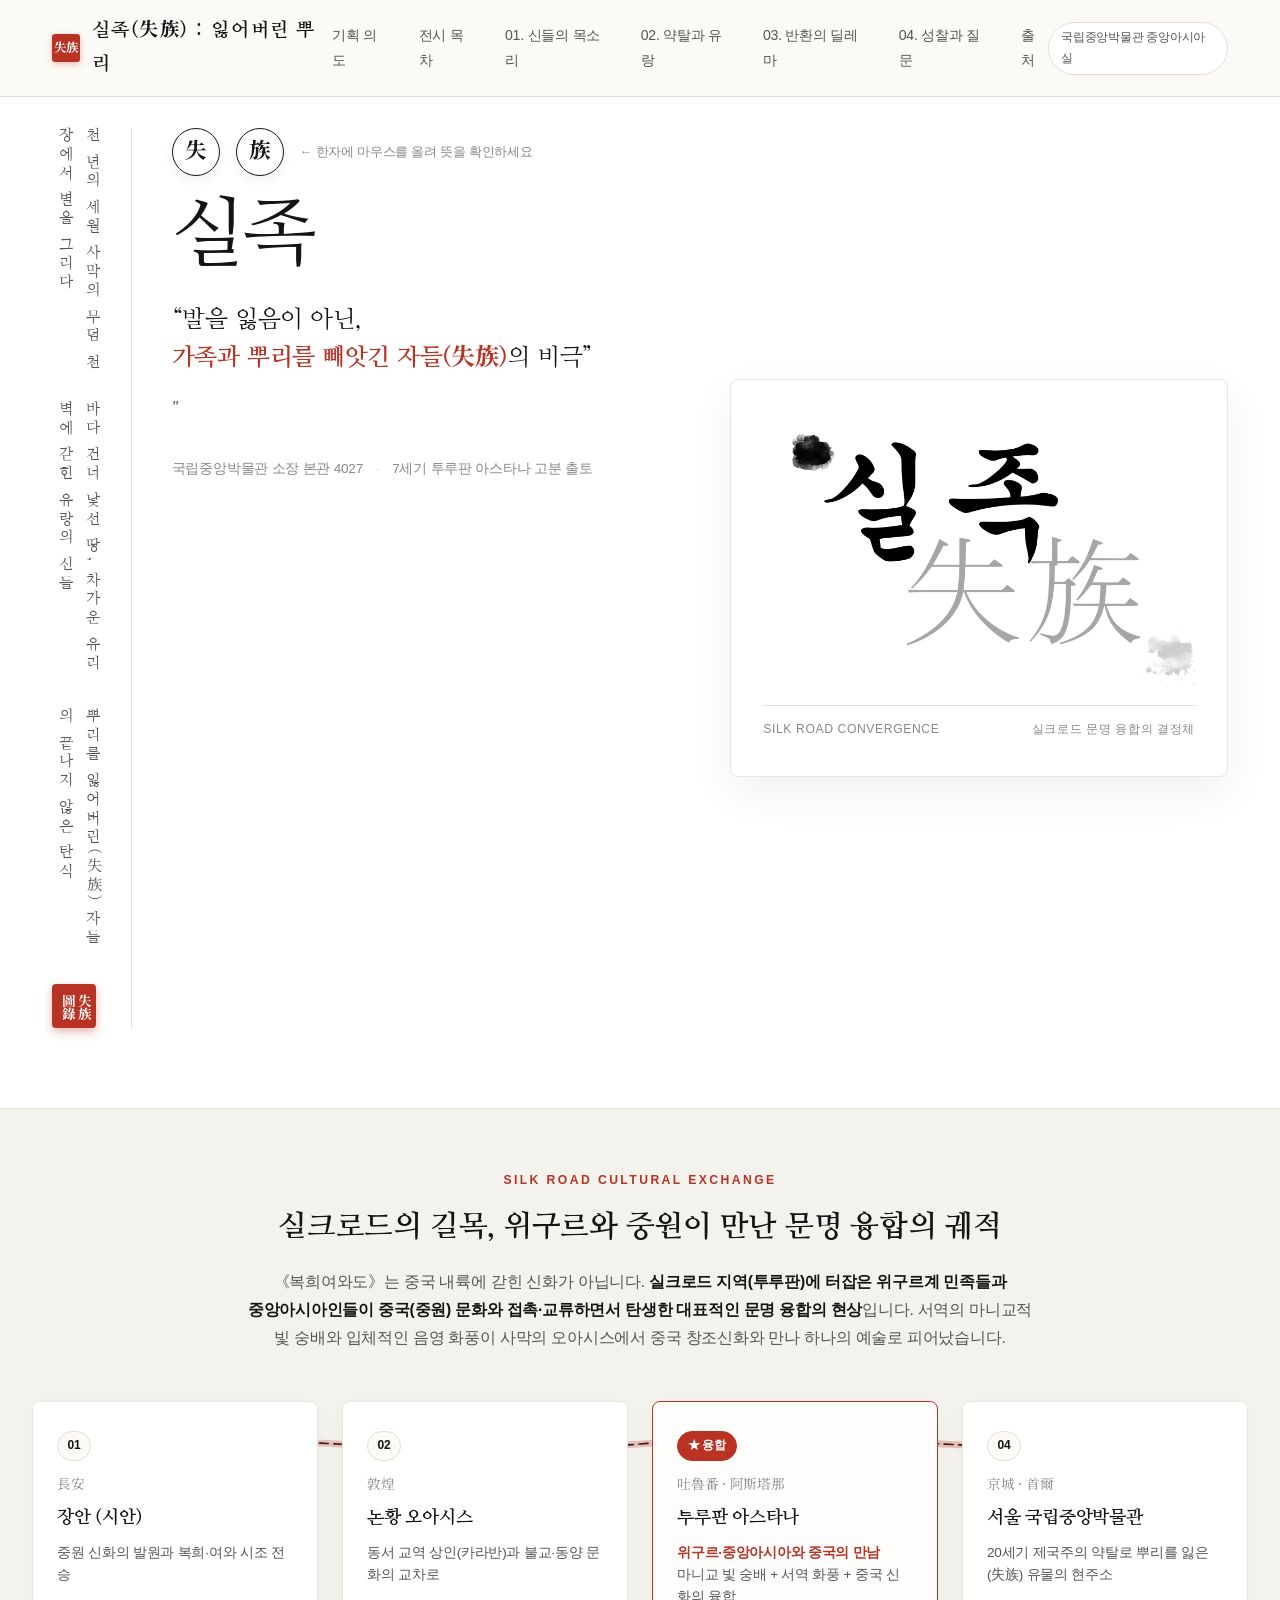
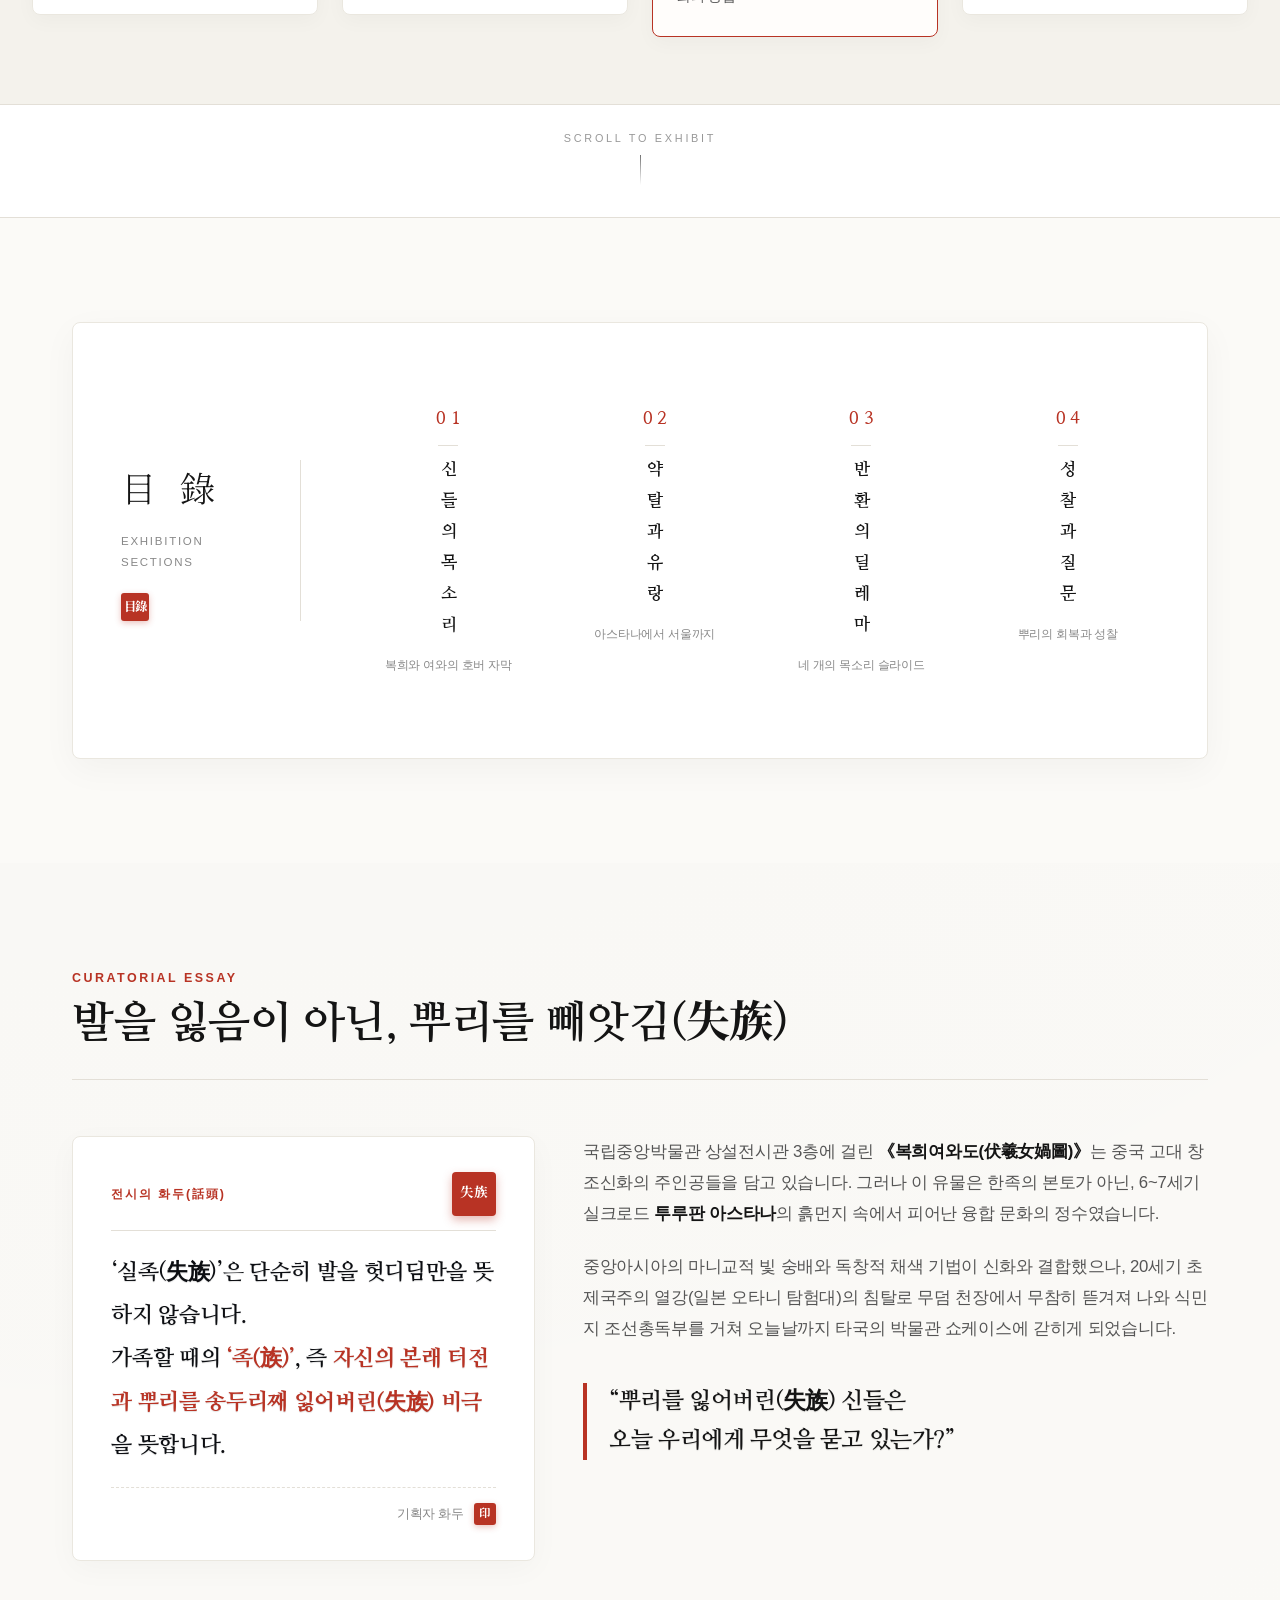
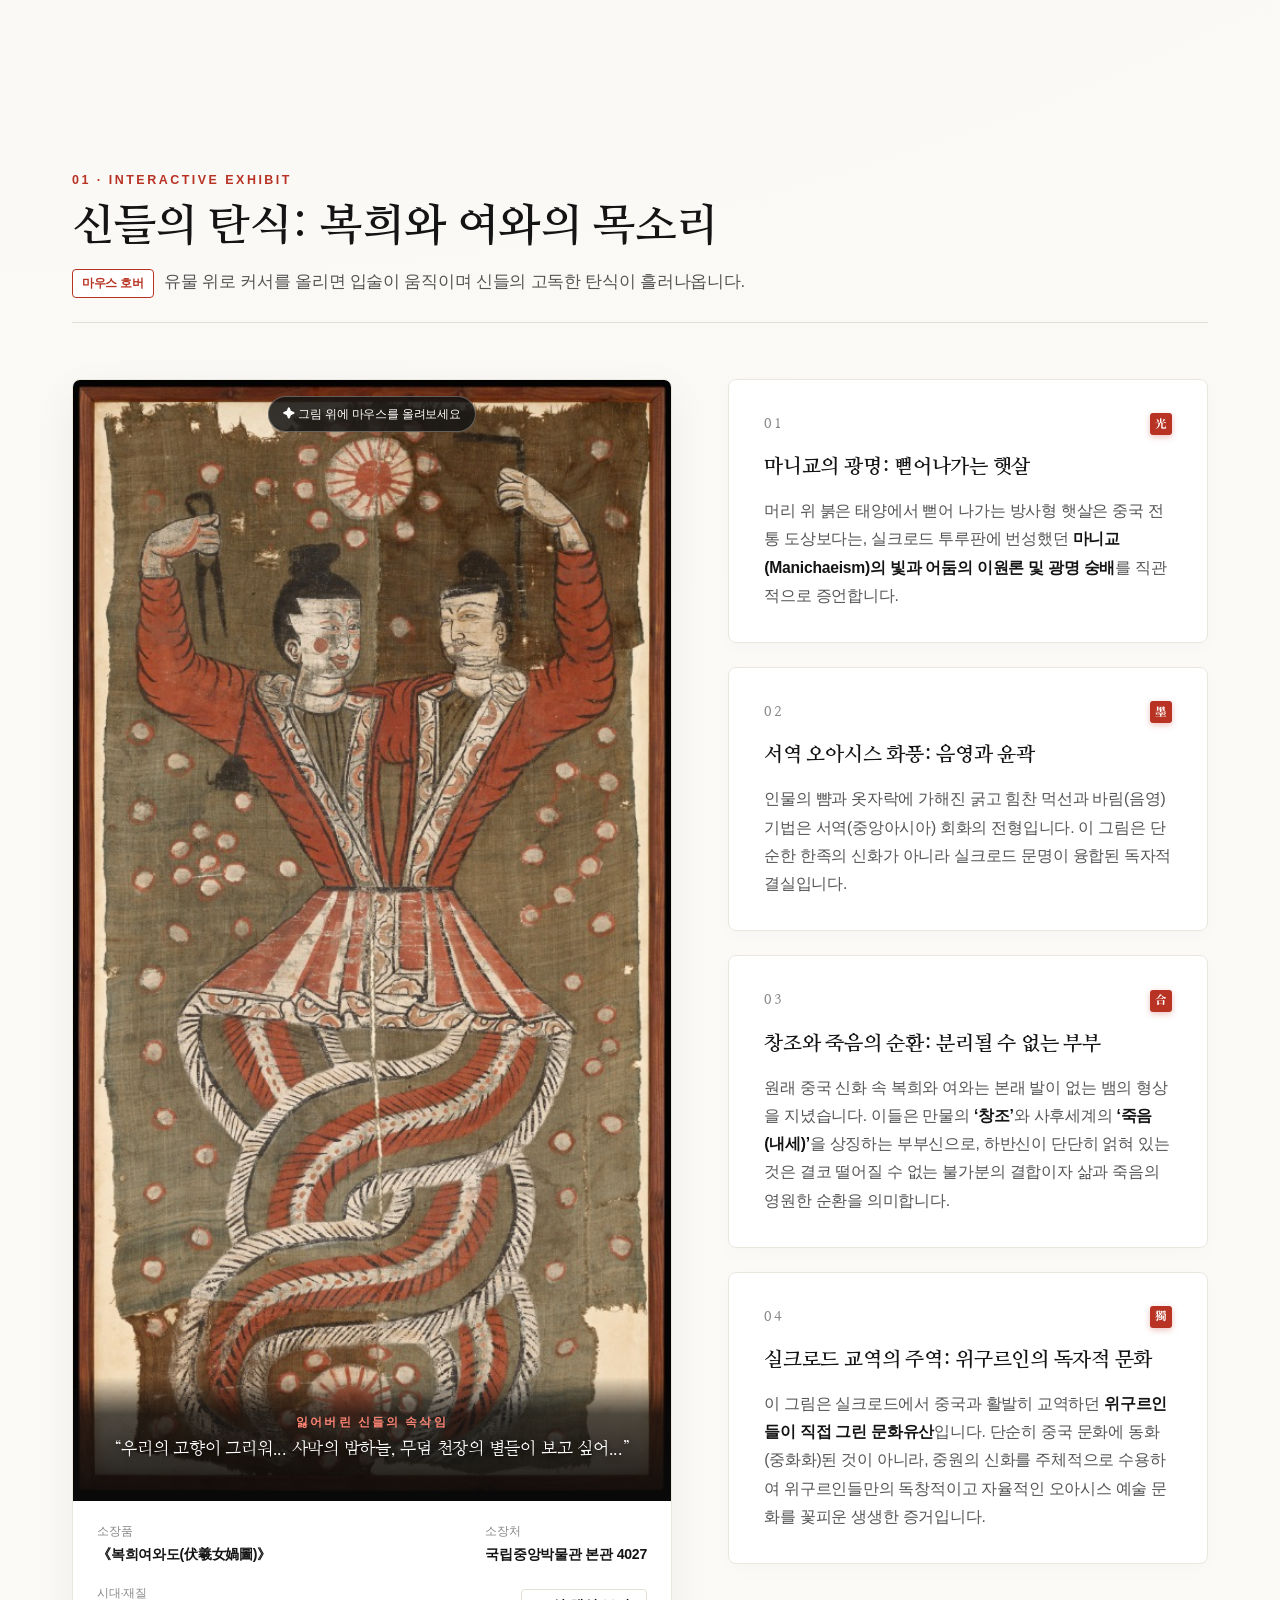
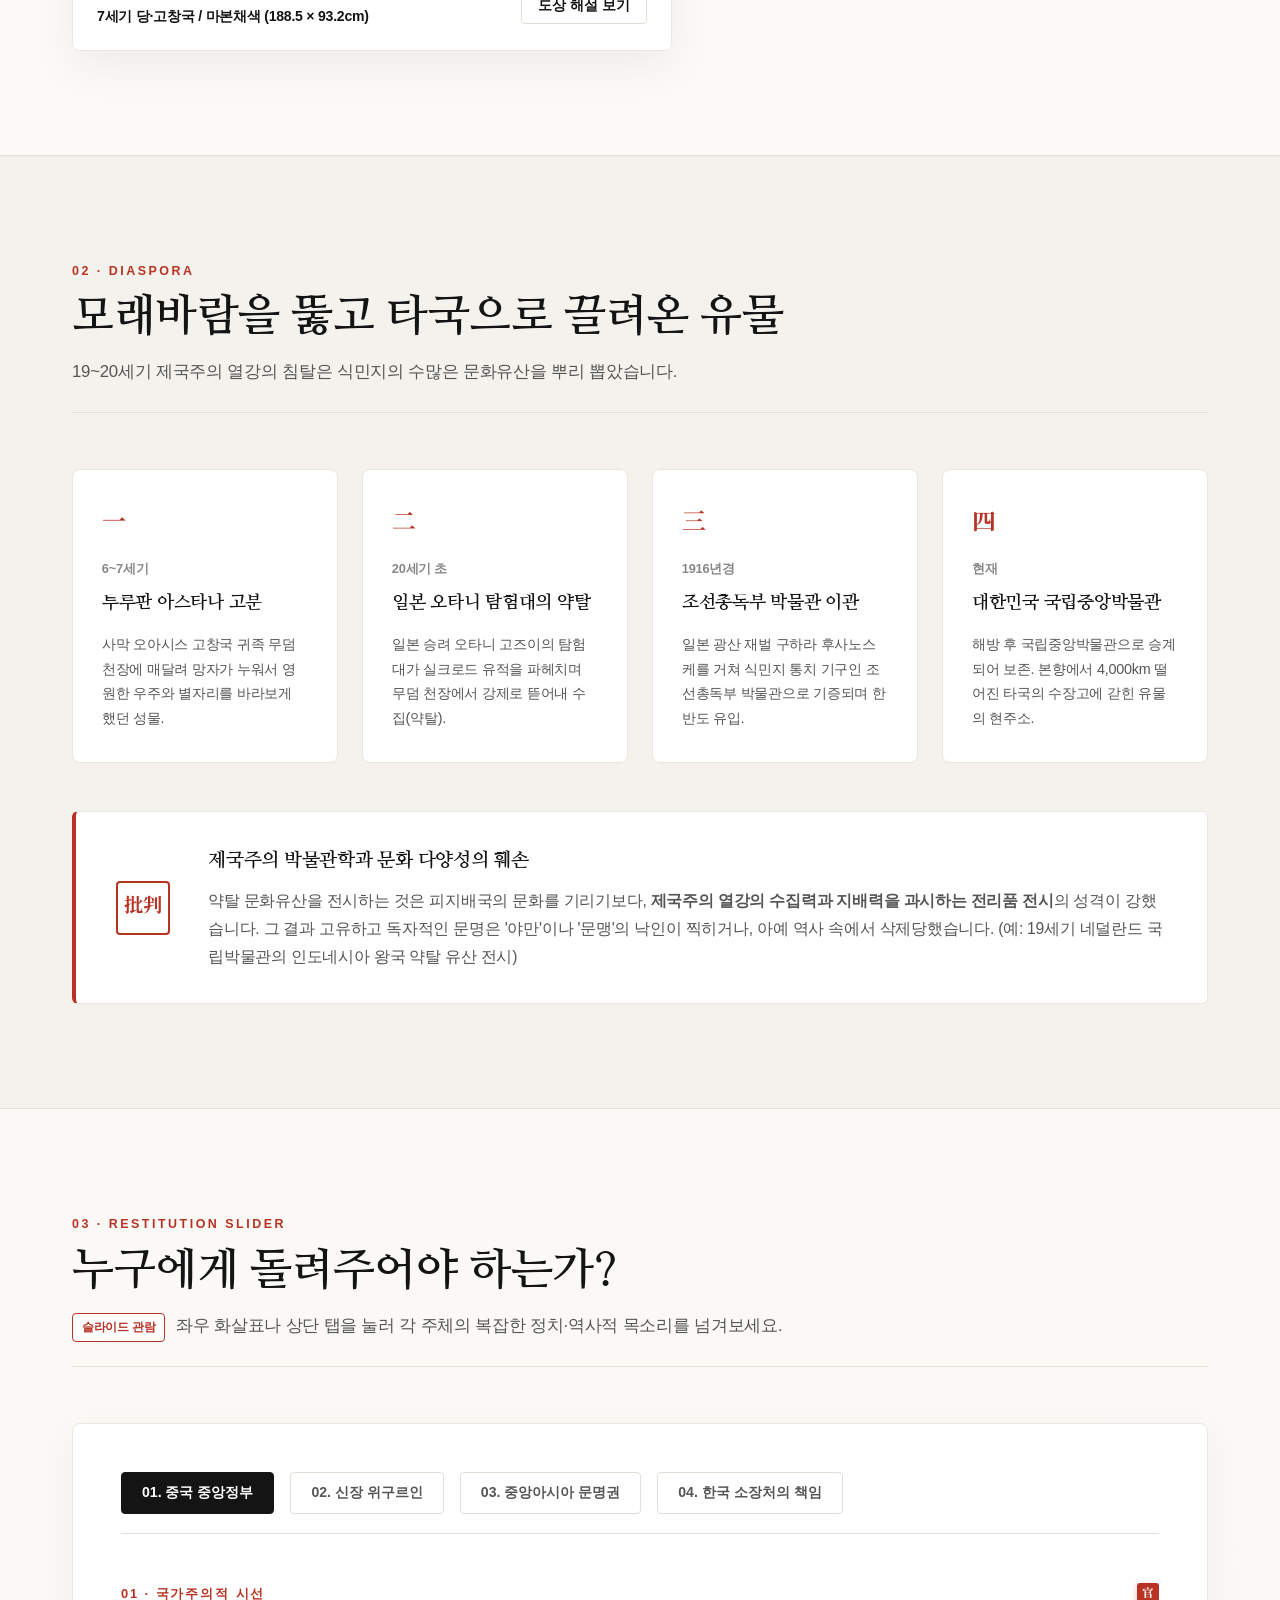
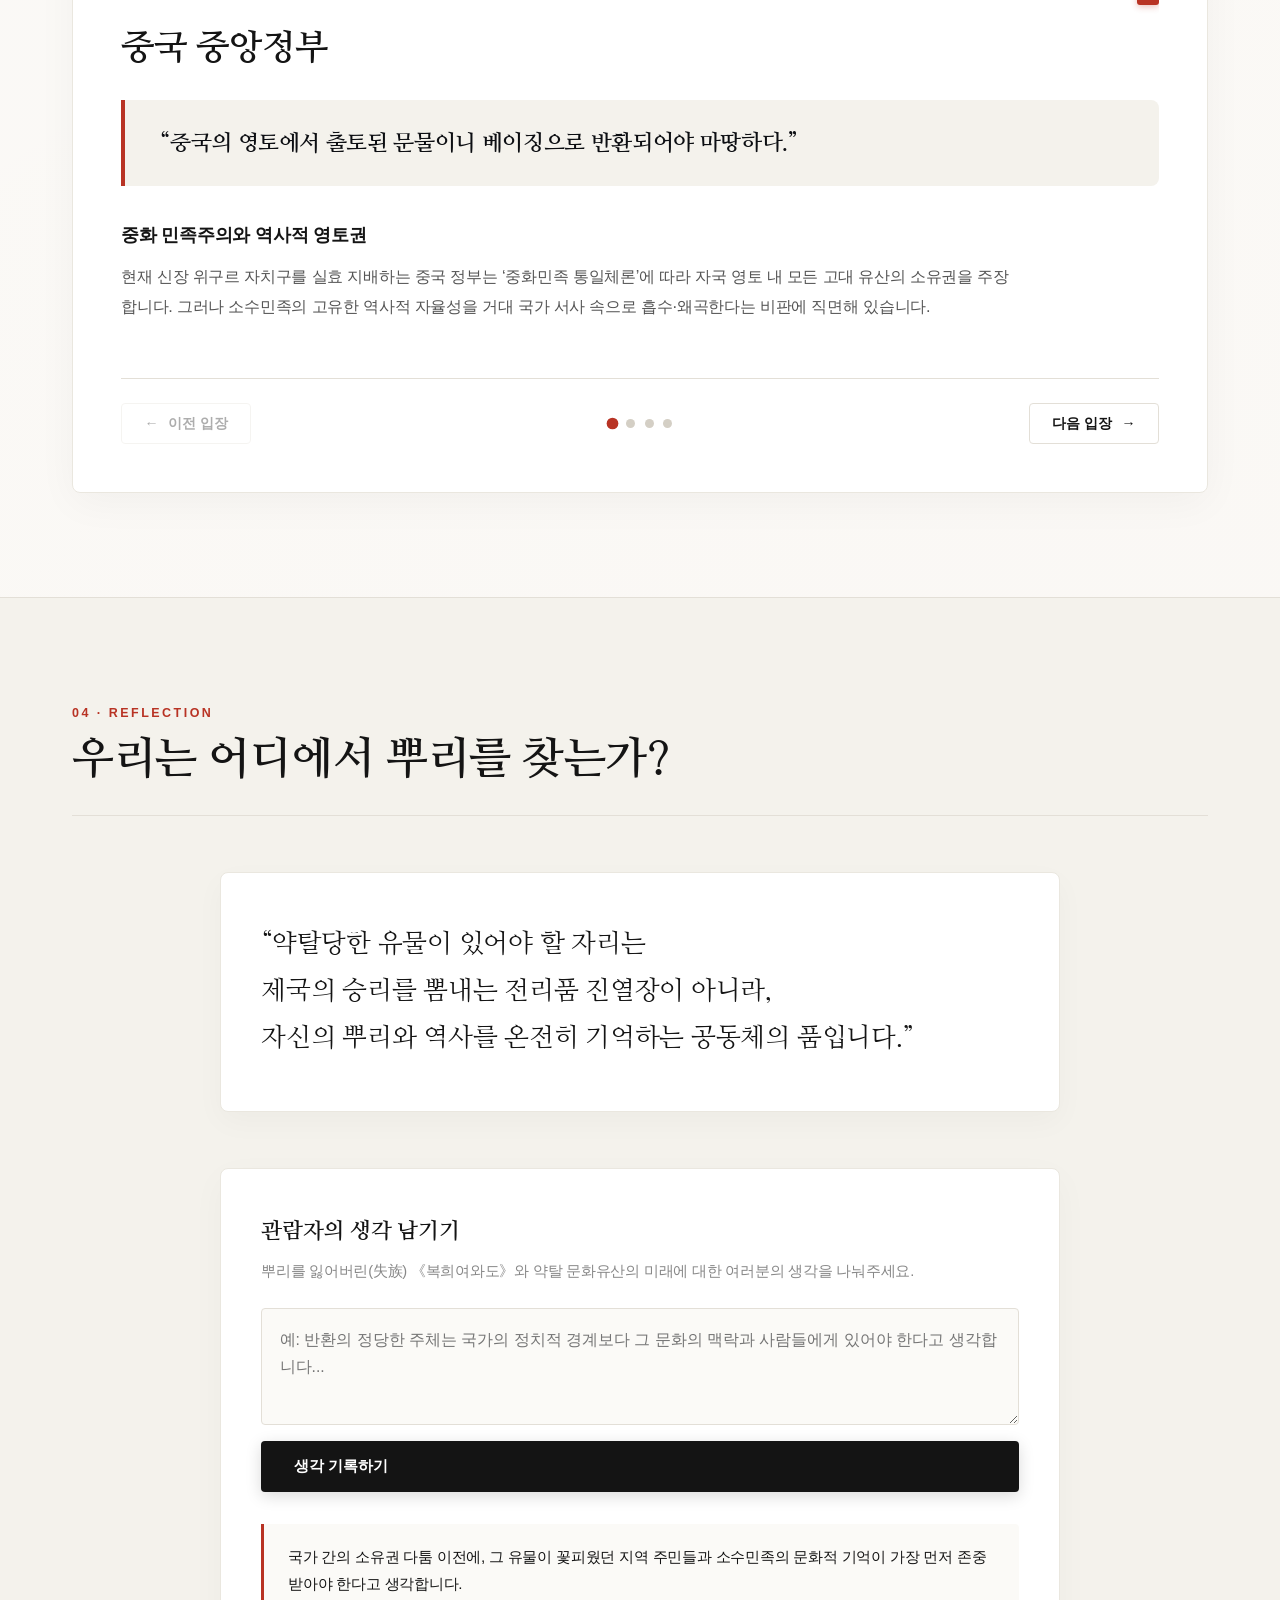
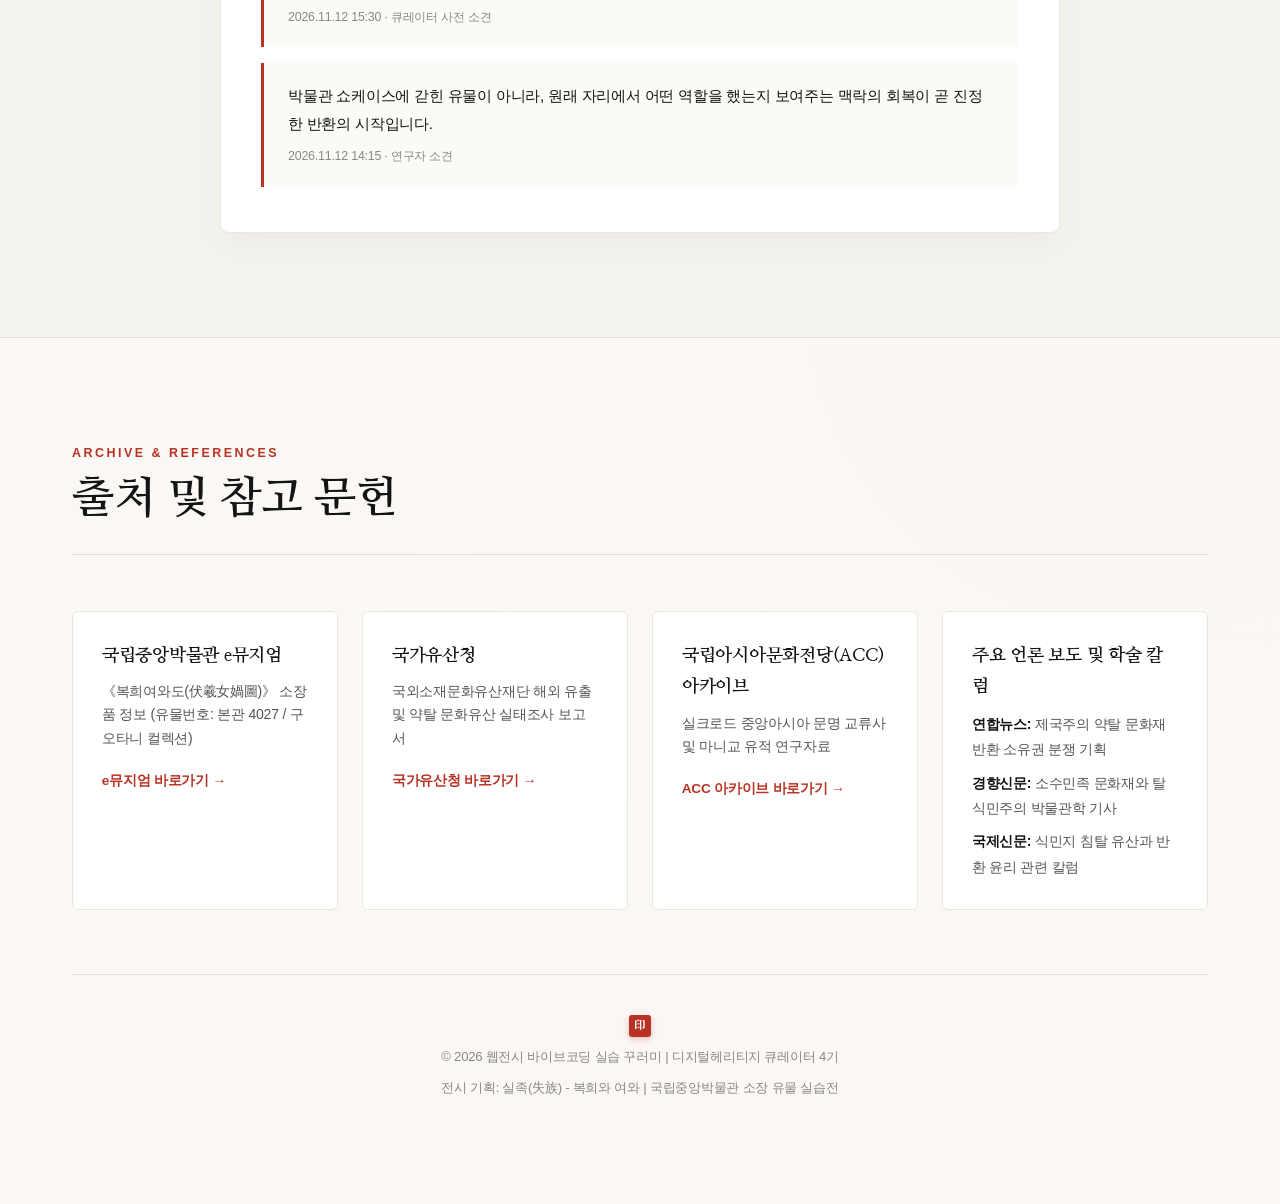
<file: index.html>
﻿<!DOCTYPE html>
<html lang="ko">
<head>
  <meta charset="UTF-8">
  <meta name="viewport" content="width=device-width, initial-scale=1.0">
  <title>실족(失族) - 뿌리를 잃어버린 유물, 복희와 여와</title>
  <link rel="stylesheet" href="./style.css">
</head>
<body>
  <!-- 상단 수묵 에디토리얼 네비게이션 헤더 -->
  <header class="site-header">
    <div class="header-inner">
      <a href="#hero" class="brand-link">
        <span class="red-seal-sm">失族</span>
        <span class="brand-title">실족(失族) : 잃어버린 뿌리</span>
      </a>
      <nav class="nav-menu">
        <a href="#intro" class="nav-item">기획 의도</a>
        <a href="#toc" class="nav-item">전시 목차</a>
        <a href="#convergence" class="nav-item">01. 신들의 목소리</a>
        <a href="#wandering" class="nav-item">02. 약탈과 유랑</a>
        <a href="#dilemma" class="nav-item">03. 반환의 딜레마</a>
        <a href="#reflection" class="nav-item">04. 성찰과 질문</a>
        <a href="#sources" class="nav-item">출처</a>
      </nav>
      <div class="header-badge">국립중앙박물관 중앙아시아실</div>
    </div>
  </header>

  <main>
    <!-- 인트로 표지: 레퍼런스 스타일의 수묵 여백 & 실크로드 교류 파노라마 -->
    <section id="hero" class="hero-section">
      <div class="hero-split-container">
        <!-- 좌측: 정갈한 타이포그래피, 세로쓰기 한시풍 문구, 붉은 낙관 -->
        <div class="hero-text-side">
          <div class="vertical-verse">
            <span class="verse-line">천 년의 세월 사막의 무덤 천장에서 별을 그리다</span>
            <span class="verse-line">바다 건너 낯선 땅, 차가운 유리벽에 갇힌 유랑의 신들</span>
            <span class="verse-line">뿌리를 잃어버린(失族) 자들의 끝나지 않은 탄식</span>
            <div class="red-seal-md">失族<br>圖錄</div>
          </div>

          <div class="hero-main-title-block">
            <!-- 한자 해설 대화형 뱃지: [失] [族] (그림 도(圖) 자 삭제 및 겹침 방지) -->
            <div class="hanja-explainer-row">
              <div class="hanja-badge-wrap" tabindex="0">
                <span class="circle-char">失</span>
                <div class="hanja-tooltip">
                  <div class="tooltip-header">
                    <span class="tooltip-hanja">失</span>
                    <span class="tooltip-sound">잃을 실</span>
                  </div>


                  <p class="tooltip-mean"><strong>훈음</strong>: 잃을 실 (상실, 놓침, 헤어짐)</p>
                  <p class="tooltip-desc"><strong>전시적 의미</strong>: 제국주의의 침탈로 고향과 삶의 터전, 그리고 자신의 뿌리(族)를 송두리째 빼앗긴 상실의 역사.</p>
                </div>


              </div>



              <div class="hanja-badge-wrap" tabindex="0">
                <span class="circle-char">族</span>
                <div class="hanja-tooltip">
                  <div class="tooltip-header">
                    <span class="tooltip-hanja">族</span>
                    <span class="tooltip-sound">겨레 / 가족 족</span>
                  </div>


                  <p class="tooltip-mean"><strong>훈음</strong>: 겨레/가족 족 (혈통, 동포, 근원)</p>
                  <p class="tooltip-desc"><strong>전시적 의미</strong>: 단순한 발(足)이 아닌, 우리가 돌아가야 할 근원이자 실크로드 다문화 오아시스에 뿌리내렸던 공동체의 기억.</p>
                </div>


              </div>



              <span class="hanja-hover-guide">← 한자에 마우스를 올려 뜻을 확인하세요</span>
            </div>



            <h1 class="hero-h1">실족</h1>
            <p class="hero-lead-quote">
              “발을 잃음이 아닌,<br>
              <strong>가족과 뿌리를 빼앗긴 자들(失族)</strong>의 비극”
            </p>
            <p class="hero-subcaption" id="typing-caption">
              "우리는 왜 뿌리를 잃어버렸으며, 이 유물은 누구에게로 돌아가야 하는가?"
            </p>

            <div class="hero-meta-bar">
              <span class="meta-item">국립중앙박물관 소장 본관 4027</span>
              <span class="meta-dot">·</span>
              <span class="meta-item">7세기 투루판 아스타나 고분 출토</span>
            </div>
          </div>
        </div>

        <!-- 우측: 새로운 실족(失族) 타이포그래피 표지 (겹침 없는 독립 마운트) -->
        <div class="hero-art-side">
          <div class="hero-cal-mount">
            <div class="mist-mountain-bg"></div>
            <img src="./assets/title-siljok.png" alt="실족(失族) 캘리그래피 표지" class="hero-clean-cal">
            <div class="mount-caption">
              <span class="eng-tag">SILK ROAD CONVERGENCE</span>
              <span class="kor-tag">실크로드 문명 융합의 결정체</span>
            </div>


          </div>
        </div>
      </div>

      <!-- 실크로드 교류 파노라마 (허전했던 하단 영역을 실크로드 융합의 길로 채움) -->
      <div class="silk-road-panorama">
        <div class="panorama-inner">
          <div class="silk-road-header">
            <div class="sr-badge">SILK ROAD CULTURAL EXCHANGE</div>
            <h3 class="sr-title">실크로드의 길목, 위구르와 중원이 만난 문명 융합의 궤적</h3>
            <p class="sr-desc">
              《복희여와도》는 중국 내륙에 갇힌 신화가 아닙니다. 
              <strong>실크로드 지역(투루판)에 터잡은 위구르계 민족들과 중앙아시아인들이 중국(중원) 문화와 접촉·교류하면서 탄생한 대표적인 문명 융합의 현상</strong>입니다.
              서역의 마니교적 빛 숭배와 입체적인 음영 화풍이 사막의 오아시스에서 중국 창조신화와 만나 하나의 예술로 피어났습니다.
            </p>
          </div>

          <!-- 유려한 수묵 실크로드 궤적 (레퍼런스 이미지 4번 수묵 유선 스타일) -->
          <div class="silk-road-track">
            <svg class="sr-path-svg" viewBox="0 0 1000 90" fill="none" preserveAspectRatio="none">
              <path d="M10 45 C200 10, 300 80, 500 45 C700 10, 800 80, 990 45" stroke="#161616" stroke-width="3" stroke-linecap="round" stroke-dasharray="6 6"/>
              <path d="M10 45 C200 10, 300 80, 500 45 C700 10, 800 80, 990 45" stroke="rgba(184, 51, 36, 0.25)" stroke-width="12" stroke-linecap="round"/>
            </svg>

            <div class="sr-station station-1">
              <div class="station-node">01</div>
              <div class="station-box">
                <span class="st-hanja">長安</span>
                <h4 class="st-name">장안 (시안)</h4>
                <p>중원 신화의 발원과 복희·여와 시조 전승</p>
              </div>
            </div>
            <div class="sr-station station-2">
              <div class="station-node">02</div>
              <div class="station-box">
                <span class="st-hanja">敦煌</span>
                <h4 class="st-name">돈황 오아시스</h4>
                <p>동서 교역 상인(카라반)과 불교·동양 문화의 교차로</p>
              </div>
            </div>
            <div class="sr-station station-3 station-highlight">
              <div class="station-node highlight-node">★ 융합</div>
              <div class="station-box">
                <span class="st-hanja">吐魯番 · 阿斯塔那</span>
                <h4 class="st-name">투루판 아스타나</h4>
                <p><strong>위구르·중앙아시아와 중국의 만남</strong><br>마니교 빛 숭배 + 서역 화풍 + 중국 신화의 융합</p>
              </div>
            </div>
            <div class="sr-station station-4">
              <div class="station-node">04</div>
              <div class="station-box">
                <span class="st-hanja">京城 · 首爾</span>
                <h4 class="st-name">서울 국립중앙박물관</h4>
                <p>20세기 제국주의 약탈로 뿌리를 잃은(失族) 유물의 현주소</p>
              </div>
            </div>
          </div>
        </div>
      </div>

      <div class="scroll-cue">
        <span class="cue-text">SCROLL TO EXHIBIT</span>
        <div class="cue-hairline"></div>
      </div>
    </section>

    <!-- 전시 목차 (目錄): 레퍼런스 이미지 2번째 패널 스타일 재현 -->
    <section id="toc" class="section toc-section">
      <div class="container">
        <div class="toc-paper-card">
          <div class="toc-header">
            <h2 class="toc-title">目 錄</h2>
            <span class="toc-eng">EXHIBITION SECTIONS</span>
            <div class="red-seal-sm">目錄</div>
          </div>

          <div class="toc-columns">
            <a href="#convergence" class="toc-item">
              <span class="toc-num">0 1</span>
              <span class="toc-line"></span>
              <span class="toc-name">신 들 의 목 소 리</span>
              <span class="toc-desc">복희와 여와의 호버 자막</span>
            </a>

            <a href="#wandering" class="toc-item">
              <span class="toc-num">0 2</span>
              <span class="toc-line"></span>
              <span class="toc-name">약 탈 과 유 랑</span>
              <span class="toc-desc">아스타나에서 서울까지</span>
            </a>

            <a href="#dilemma" class="toc-item">
              <span class="toc-num">0 3</span>
              <span class="toc-line"></span>
              <span class="toc-name">반 환 의 딜 레 마</span>
              <span class="toc-desc">네 개의 목소리 슬라이드</span>
            </a>

            <a href="#reflection" class="toc-item">
              <span class="toc-num">0 4</span>
              <span class="toc-line"></span>
              <span class="toc-name">성 찰 과 질 문</span>
              <span class="toc-desc">뿌리의 회복과 성찰</span>
            </a>
          </div>
        </div>
      </div>
    </section>

    <!-- 기획 의도: 失族 (가족과 뿌리를 빼앗긴 자들) -->
    <section id="intro" class="section intro-section">
      <div class="container">
        <div class="editorial-header">
          <span class="editorial-num">CURATORIAL ESSAY</span>
          <h2 class="editorial-title">발을 잃음이 아닌, 뿌리를 빼앗김(失族)</h2>
          <div class="hairline-divider"></div>
        </div>
        
        <div class="essay-layout">
          <div class="essay-quote-col">
            <div class="paper-quote-box">
              <div class="quote-card-header">
                <span class="quote-header-tag">전시의 화두(話頭)</span>
                <span class="red-seal-md">失族</span>
              </div>


              <p class="quote-p calligraphy-quote">
                ‘실족(失族)’은 단순히 발을 헛디딤만을 뜻하지 않습니다.<br>
                가족할 때의 <strong>‘족(族)’</strong>, 즉 <strong>자신의 본래 터전과 뿌리를 송두리째 잃어버린(失族) 비극</strong>을 뜻합니다.
              </p>
              <div class="quote-card-footer">
                <span class="quote-footer-text">기획자 화두</span>
                <span class="red-seal-xs">印</span>
              </div>
            </div>
          </div>

          <div class="essay-body-col">
            <p>
              국립중앙박물관 상설전시관 3층에 걸린 <strong>《복희여와도(伏羲女媧圖)》</strong>는 중국 고대 창조신화의 주인공들을 담고 있습니다.
              그러나 이 유물은 한족의 본토가 아닌, 6~7세기 실크로드 <strong>투루판 아스타나</strong>의 흙먼지 속에서 피어난 융합 문화의 정수였습니다.
            </p>
            <p>
              중앙아시아의 마니교적 빛 숭배와 독창적 채색 기법이 신화와 결합했으나, 
              20세기 초 제국주의 열강(일본 오타니 탐험대)의 침탈로 무덤 천장에서 무참히 뜯겨져 나와 식민지 조선총독부를 거쳐 오늘날까지 타국의 박물관 쇼케이스에 갇히게 되었습니다.
            </p>
            <p class="highlight-p">
              <strong>“뿌리를 잃어버린(失族) 신들은<br>오늘 우리에게 무엇을 묻고 있는가?”</strong>
            </p>
          </div>
        </div>
      </div>
    </section>

    <!-- 01구간: 복희와 여와 호버 인터랙션 (입술 움직임 & 대사 자막) -->
    <section id="convergence" class="section">
      <div class="container">
        <div class="editorial-header">
          <span class="editorial-num">01 · INTERACTIVE EXHIBIT</span>
          <h2 class="editorial-title">신들의 탄식: 복희와 여와의 목소리</h2>
          <p class="editorial-subtitle">
            <span class="pill-guide">마우스 호버</span> 유물 위로 커서를 올리면 입술이 움직이며 신들의 고독한 탄식이 흘러나옵니다.
          </p>
          <div class="hairline-divider"></div>
        </div>

        <div class="zen-gallery-layout">
          <!-- 좌측: 유물 인터랙티브 쇼케이스 -->
          <div class="zen-plinth">
            <div class="image-interactive-wrapper" id="artifact-canvas">
              <!-- 국립중앙박물관 소장 복희여와도 원본 이미지 -->
              <img src="./assets/fuxi-nuwa.jpg" alt="국립중앙박물관 소장 복희여와도" class="artifact-master-img" id="master-artifact-img">

              <!-- 호버 가이드 안내 -->
              <div class="hover-hint-tag" id="hover-hint">
                <span>✦ 그림 위에 마우스를 올려보세요</span>
              </div>



              <!-- 여와(왼쪽) 얼굴 & 입술 애니메이션 영역 -->
              <div class="character-hotspot nuwa-hotspot" id="hotspot-nuwa">
                <div class="real-mouth-wrap nuwa-mouth-wrap" id="nuwa-mouth">
                  <svg class="mouth-svg" viewBox="0 0 36 20">
                    <ellipse class="mouth-opening" cx="18" cy="10" rx="10" ry="4" fill="#2d0b07" />
                    <path class="lip-upper" d="M4 10 C10 6, 15 8, 18 10 C21 8, 26 6, 32 10 C26 9, 21 11, 18 10 C15 11, 10 9, 4 10 Z" fill="#aa2f20" />
                    <path class="lip-lower" d="M5 10 C12 11, 18 11, 31 10 C26 16, 10 16, 5 10 Z" fill="#b93828" />
                  </svg>
                </div>


                <div class="speech-bubble nuwa-bubble" id="nuwa-bubble">
                  <span class="speaker-tag">여와 (女媧)</span>
                  <span class="bubble-text">“여긴 어디지...?”</span>
                </div>


              </div>



              <!-- 복희(오른쪽) 얼굴 & 입술 애니메이션 영역 -->
              <div class="character-hotspot fuxi-hotspot" id="hotspot-fuxi">
                <div class="real-mouth-wrap fuxi-mouth-wrap" id="fuxi-mouth">
                  <svg class="mouth-svg" viewBox="0 0 36 20">
                    <ellipse class="mouth-opening" cx="18" cy="10" rx="10" ry="4" fill="#2d0b07" />
                    <path class="lip-upper" d="M4 10 C10 6, 15 8, 18 10 C21 8, 26 6, 32 10 C26 9, 21 11, 18 10 C15 11, 10 9, 4 10 Z" fill="#aa2f20" />
                    <path class="lip-lower" d="M5 10 C12 11, 18 11, 31 10 C26 16, 10 16, 5 10 Z" fill="#b93828" />
                  </svg>
                </div>


                <div class="speech-bubble fuxi-bubble" id="fuxi-bubble">
                  <span class="speaker-tag">복희 (伏羲)</span>
                  <span class="bubble-text">“우리의 고향과는 다른데...”</span>
                </div>


              </div>



              <!-- 하단 자막 리본 -->
              <div class="zen-subtitles-bar" id="subtitles-bar">
                <span class="sub-label">잃어버린 신들의 속삭임</span>
                <p class="sub-content" id="dialogue-text">
                  “우리의 고향이 그리워... 사막의 밤하늘, 무덤 천장의 별들이 보고 싶어...”
                </p>
              </div>
            </div>
            <!-- 유물 캡션 메타데이터 -->
            <div class="zen-caption-bar">
              <div class="caption-item">
                <span class="c-label">소장품</span>
                <span class="c-val">《복희여와도(伏羲女媧圖)》</span>
              </div>


              <div class="caption-item">
                <span class="c-label">소장처</span>
                <span class="c-val">국립중앙박물관 본관 4027</span>
              </div>


              <div class="caption-item">
                <span class="c-label">시대·재질</span>
                <span class="c-val">7세기 당·고창국 / 마본채색 (188.5 × 93.2cm)</span>
              </div>


              <button class="btn btn-outline-sm" onclick="openDetailModal('convergence-modal')">
                도상 해설 보기
              </button>
            </div>


          </div>

          <!-- 우측: 도상학적 분석 에디토리얼 카드 -->
          <div class="zen-analysis-cards">
            <div class="zen-card">
              <div class="card-num-row">
                <span class="card-num">01</span>
                <span class="red-seal-xs">光</span>
              </div>


              <h3 class="card-heading">마니교의 광명: 뻗어나가는 햇살</h3>
              <p>
                머리 위 붉은 태양에서 뻗어 나가는 방사형 햇살은 중국 전통 도상보다는, 실크로드 투루판에 번성했던 <strong>마니교(Manichaeism)의 빛과 어둠의 이원론 및 광명 숭배</strong>를 직관적으로 증언합니다.
              </p>
            </div>



            <div class="zen-card">
              <div class="card-num-row">
                <span class="card-num">02</span>
                <span class="red-seal-xs">墨</span>
              </div>


              <h3 class="card-heading">서역 오아시스 화풍: 음영과 윤곽</h3>
              <p>
                인물의 뺨과 옷자락에 가해진 굵고 힘찬 먹선과 바림(음영) 기법은 서역(중앙아시아) 회화의 전형입니다. 이 그림은 단순한 한족의 신화가 아니라 실크로드 문명이 융합된 독자적 결실입니다.
              </p>
            </div>



            <div class="zen-card">
              <div class="card-num-row">
                <span class="card-num">03</span>
                <span class="red-seal-xs">合</span>
              </div>


              <h3 class="card-heading">창조와 죽음의 순환: 분리될 수 없는 부부</h3>
              <p>
                원래 중국 신화 속 복희와 여와는 본래 발이 없는 뱀의 형상을 지녔습니다. 
                이들은 만물의 <strong>‘창조’</strong>와 사후세계의 <strong>‘죽음(내세)’</strong>을 상징하는 부부신으로, 하반신이 단단히 얽혀 있는 것은 결코 떨어질 수 없는 불가분의 결합이자 삶과 죽음의 영원한 순환을 의미합니다.
              </p>
            </div>



            <div class="zen-card highlight-card">
              <div class="card-num-row">
                <span class="card-num">04</span>
                <span class="red-seal-xs">獨</span>
              </div>


              <h3 class="card-heading">실크로드 교역의 주역: 위구르인의 독자적 문화</h3>
              <p>
                이 그림은 실크로드에서 중국과 활발히 교역하던 <strong>위구르인들이 직접 그린 문화유산</strong>입니다. 
                단순히 중국 문화에 동화(중화화)된 것이 아니라, 중원의 신화를 주체적으로 수용하여 위구르인들만의 독창적이고 자율적인 오아시스 예술 문화를 꽃피운 생생한 증거입니다.
              </p>
            </div>


          </div>
        </div>
      </div>
    </section>

    <!-- 02구간: 약탈과 유랑의 길 -->
    <section id="wandering" class="section section-light-wash">
      <div class="container">
        <div class="editorial-header">
          <span class="editorial-num">02 · DIASPORA</span>
          <h2 class="editorial-title">모래바람을 뚫고 타국으로 끌려온 유물</h2>
          <p class="editorial-subtitle">
            19~20세기 제국주의 열강의 침탈은 식민지의 수많은 문화유산을 뿌리 뽑았습니다.
          </p>
          <div class="hairline-divider"></div>
        </div>

        <!-- 4단계 에디토리얼 타임라인 -->
        <div class="zen-timeline-grid">
          <div class="zen-step-card">
            <div class="step-num">一</div>
            <span class="step-period">6~7세기</span>
            <h4 class="step-title">투루판 아스타나 고분</h4>
            <p>사막 오아시스 고창국 귀족 무덤 천장에 매달려 망자가 누워서 영원한 우주와 별자리를 바라보게 했던 성물.</p>
          </div>

          <div class="zen-step-card">
            <div class="step-num">二</div>
            <span class="step-period">20세기 초</span>
            <h4 class="step-title">일본 오타니 탐험대의 약탈</h4>
            <p>일본 승려 오타니 고즈이의 탐험대가 실크로드 유적을 파헤치며 무덤 천장에서 강제로 뜯어내 수집(약탈).</p>
          </div>

          <div class="zen-step-card">
            <div class="step-num">三</div>
            <span class="step-period">1916년경</span>
            <h4 class="step-title">조선총독부 박물관 이관</h4>
            <p>일본 광산 재벌 구하라 후사노스케를 거쳐 식민지 통치 기구인 조선총독부 박물관으로 기증되며 한반도 유입.</p>
          </div>

          <div class="zen-step-card">
            <div class="step-num">四</div>
            <span class="step-period">현재</span>
            <h4 class="step-title">대한민국 국립중앙박물관</h4>
            <p>해방 후 국립중앙박물관으로 승계되어 보존. 본향에서 4,000km 떨어진 타국의 수장고에 갇힌 유물의 현주소.</p>
          </div>
        </div>

        <div class="critique-editorial-box">
          <div class="critique-stamp">批判</div>
          <div class="critique-content">
            <h4>제국주의 박물관학과 문화 다양성의 훼손</h4>
            <p>
              약탈 문화유산을 전시하는 것은 피지배국의 문화를 기리기보다, <strong>제국주의 열강의 수집력과 지배력을 과시하는 전리품 전시</strong>의 성격이 강했습니다. 그 결과 고유하고 독자적인 문명은 '야만'이나 '문맹'의 낙인이 찍히거나, 아예 역사 속에서 삭제당했습니다. (예: 19세기 네덜란드 국립박물관의 인도네시아 왕국 약탈 유산 전시)
            </p>
          </div>
        </div>
      </div>
    </section>

    <!-- 03구간: 반환의 딜레마 (레퍼런스 이미지 스타일의 세련된 슬라이더) -->
    <section id="dilemma" class="section">
      <div class="container">
        <div class="editorial-header">
          <span class="editorial-num">03 · RESTITUTION SLIDER</span>
          <h2 class="editorial-title">누구에게 돌려주어야 하는가?</h2>
          <p class="editorial-subtitle">
            <span class="pill-guide">슬라이드 관람</span> 좌우 화살표나 상단 탭을 눌러 각 주체의 복잡한 정치·역사적 목소리를 넘겨보세요.
          </p>
          <div class="hairline-divider"></div>
        </div>

        <!-- 슬라이더 컨테이너 -->
        <div class="zen-slider-frame">
          <!-- 상단 탭 (동양적 목차 스타일) -->
          <div class="zen-tabs" id="slider-tabs">
            <button class="zen-tab active" data-index="0">01. 중국 중앙정부</button>
            <button class="zen-tab" data-index="1">02. 신장 위구르인</button>
            <button class="zen-tab" data-index="2">03. 중앙아시아 문명권</button>
            <button class="zen-tab" data-index="3">04. 한국 소장처의 책임</button>
          </div>

          <!-- 슬라이더 트랙 -->
          <div class="zen-viewport" id="slider-viewport">
            <div class="zen-track" id="slider-track">
              <!-- 슬라이드 1 -->
              <div class="zen-slide">
                <div class="slide-meta-row">
                  <span class="slide-badge">01 · 국가주의적 시선</span>
                  <div class="red-seal-xs">官</div>
                </div>


                <h3 class="slide-main-title">중국 중앙정부</h3>
                <blockquote class="slide-zen-quote">
                  “중국의 영토에서 출토된 문물이니 베이징으로 반환되어야 마땅하다.”
                </blockquote>
                <div class="slide-prose">
                  <h4>중화 민족주의와 역사적 영토권</h4>
                  <p>
                    현재 신장 위구르 자치구를 실효 지배하는 중국 정부는 ‘중화민족 통일체론’에 따라 자국 영토 내 모든 고대 유산의 소유권을 주장합니다. 그러나 소수민족의 고유한 역사적 자율성을 거대 국가 서사 속으로 흡수·왜곡한다는 비판에 직면해 있습니다.
                  </p>
                </div>


              </div>



              <!-- 슬라이드 2 -->
              <div class="zen-slide">
                <div class="slide-meta-row">
                  <span class="slide-badge">02 · 빼앗긴 터전의 절규</span>
                  <div class="red-seal-xs">民</div>
                </div>


                <h3 class="slide-main-title">신장 위구르 원주민</h3>
                <blockquote class="slide-zen-quote">
                  “우리의 조상이 숨 쉬었던 터전의 유산이나, 우리에게는 문화 주권조차 없다.”
                </blockquote>
                <div class="slide-prose">
                  <h4>소수민족의 탄압과 문화적 단절</h4>
                  <p>
                    투루판의 원주민인 위구르족은 문화·종교적 자치권을 심각하게 위협받고 있습니다. 독립적인 문화 주권이 인정되지 않는 상태에서 유물이 중국에 반환될 경우, 정작 현지 주민들의 품으로는 결코 돌아가지 못한다는 뼈아픈 역설이 존재합니다.
                  </p>
                </div>


              </div>



              <!-- 슬라이드 3 -->
              <div class="zen-slide">
                <div class="slide-meta-row">
                  <span class="slide-badge">03 · 실크로드 문명권</span>
                  <div class="red-seal-xs">交</div>
                </div>


                <h3 class="slide-main-title">중앙아시아 다국적 공동체</h3>
                <blockquote class="slide-zen-quote">
                  “국민국가의 국경에 갇힐 수 없는 실크로드 문명의 공유 유산이다.”
                </blockquote>
                <div class="slide-prose">
                  <h4>국경을 초월한 융합 문화의 딜레마</h4>
                  <p>
                    마니교와 소그드·투르크계 회화 기법이 융합된 아스타나 문화는 근대 국민국가의 인위적인 국경선으로 나눌 수 없습니다. 중앙아시아의 여러 국가 중 과연 누구에게 반환하는 것이 역사적 진실에 부합하는가의 경계선 문제가 대두됩니다.
                  </p>
                </div>


              </div>



              <!-- 슬라이드 4 -->
              <div class="zen-slide">
                <div class="slide-meta-row">
                  <span class="slide-badge">04 · 소장국의 고뇌</span>
                  <div class="red-seal-xs">省</div>
                </div>


                <h3 class="slide-main-title">대한민국 국립중앙박물관</h3>
                <blockquote class="slide-zen-quote">
                  “식민지 침탈의 피해자이자, 동시에 약탈 유산을 품은 관리자로서의 성찰.”
                </blockquote>
                <div class="slide-prose">
                  <h4>탈식민주의 박물관 윤리와 국제적 책임</h4>
                  <p>
                    한국 또한 일제강점기 수많은 유물을 약탈당한 피해국입니다. 그러나 오타니 컬렉션을 계승한 현재, 유물의 보존과 윤리적 전시, 그리고 진정한 주인을 찾기 위한 국제적 담론을 주도해야 할 무거운 책임을 안고 있습니다.
                  </p>
                </div>


              </div>
            </div>
          </div>

          <!-- 컨트롤러 -->
          <div class="zen-slider-nav">
            <button class="nav-arrow" id="prev-slide">
              <span class="arrow-sym">&larr;</span>
              <span>이전 입장</span>
            </button>
            <div class="zen-dots" id="slider-dots">
              <span class="z-dot active"></span>
              <span class="z-dot"></span>
              <span class="z-dot"></span>
              <span class="z-dot"></span>
            </div>


            <button class="nav-arrow" id="next-slide">
              <span>다음 입장</span>
              <span class="arrow-sym">&rarr;</span>
            </button>
          </div>
        </div>
      </div>
    </section>

    <!-- 04구간: 성찰과 질문 -->
    <section id="reflection" class="section section-light-wash">
      <div class="container text-center">
        <div class="editorial-header">
          <span class="editorial-num">04 · REFLECTION</span>
          <h2 class="editorial-title">우리는 어디에서 뿌리를 찾는가?</h2>
          <div class="hairline-divider"></div>
        </div>
        
        <div class="reflection-wrapper">
          <blockquote class="zen-manifesto">
            “약탈당한 유물이 있어야 할 자리는<br>
            제국의 승리를 뽐내는 전리품 진열장이 아니라,<br>
            자신의 뿌리와 역사를 온전히 기억하는 공동체의 품입니다.”
          </blockquote>

          <div class="zen-opinion-card">
            <h4 class="card-tit">관람자의 생각 남기기</h4>
            <p class="card-sub">
              뿌리를 잃어버린(失族) 《복희여와도》와 약탈 문화유산의 미래에 대한 여러분의 생각을 나눠주세요.
            </p>
            <div class="opinion-form-group">
              <textarea id="user-opinion" rows="3" placeholder="예: 반환의 정당한 주체는 국가의 정치적 경계보다 그 문화의 맥락과 사람들에게 있어야 한다고 생각합니다..."></textarea>
              <button class="btn btn-ink" onclick="submitOpinion()">생각 기록하기</button>
            </div>


            <div id="opinion-list" class="opinion-stream">
              <!-- 동적 추가 -->
            </div>


          </div>
        </div>
      </div>
    </section>

    <!-- 출처 및 참고 문헌 -->
    <section id="sources" class="section sources-section">
      <div class="container">
        <div class="editorial-header">
          <span class="editorial-num">ARCHIVE & REFERENCES</span>
          <h2 class="editorial-title">출처 및 참고 문헌</h2>
          <div class="hairline-divider"></div>
        </div>
        
        <div class="sources-grid">
          <div class="zen-source-box">
            <h4>국립중앙박물관 e뮤지엄</h4>
            <p>《복희여와도(伏羲女媧圖)》 소장품 정보 (유물번호: 본관 4027 / 구 오타니 컬렉션)</p>
            <a href="https://www.emuseum.go.kr" target="_blank" rel="noopener noreferrer" class="link-arrow">e뮤지엄 바로가기 &rarr;</a>
          </div>

          <div class="zen-source-box">
            <h4>국가유산청</h4>
            <p>국외소재문화유산재단 해외 유출 및 약탈 문화유산 실태조사 보고서</p>
            <a href="https://www.khs.go.kr" target="_blank" rel="noopener noreferrer" class="link-arrow">국가유산청 바로가기 &rarr;</a>
          </div>

          <div class="zen-source-box">
            <h4>국립아시아문화전당(ACC) 아카이브</h4>
            <p>실크로드 중앙아시아 문명 교류사 및 마니교 유적 연구자료</p>
            <a href="https://www.acc.go.kr" target="_blank" rel="noopener noreferrer" class="link-arrow">ACC 아카이브 바로가기 &rarr;</a>
          </div>

          <div class="zen-source-box">
            <h4>주요 언론 보도 및 학술 칼럼</h4>
            <ul class="source-ul">
              <li><strong>연합뉴스:</strong> 제국주의 약탈 문화재 반환 소유권 분쟁 기획</li>
              <li><strong>경향신문:</strong> 소수민족 문화재와 탈식민주의 박물관학 기사</li>
              <li><strong>국제신문:</strong> 식민지 침탈 유산과 반환 윤리 관련 칼럼</li>
            </ul>
          </div>
        </div>

        <div class="footer-sign">
          <span class="red-seal-xs">印</span>
          <p>© 2026 웹전시 바이브코딩 실습 꾸러미 | 디지털헤리티지 큐레이터 4기</p>
          <p>전시 기획: 실족(失族) - 복희와 여와 | 국립중앙박물관 소장 유물 실습전</p>
        </div>
      </div>
    </section>
  </main>

  <!-- 세부 도상 관찰 모달 -->
  <div id="convergence-modal" class="modal" role="dialog" aria-modal="true" aria-labelledby="modal-title">
    <div class="modal-backdrop" onclick="closeDetailModal('convergence-modal')"></div>
    <div class="modal-content">
      <button class="modal-close-btn" onclick="closeDetailModal('convergence-modal')" aria-label="닫기">✕</button>
      <div class="modal-header">
        <h3 id="modal-title" class="modal-title">《복희여와도》 세부 도상 해설</h3>
        <p class="modal-subtitle">중앙아시아·마니교적 융합 요소의 심층 분석</p>
      </div>
      <div class="modal-body">
        <div class="modal-spotlights">
          <div class="spotlight-item">
            <h4>1. 방사형 햇살 (마니교 광명 숭배)</h4>
            <p>두 신의 머리 위에 솟은 붉은 태양과 사방으로 뻗은 빛줄기는 빛(선)과 어둠(악)의 대립에서 영혼의 구원을 갈망했던 마니교의 우주관을 시각화합니다.</p>
          </div>
          <div class="spotlight-item">
            <h4>2. 자(곡척)와 컴퍼스(규)</h4>
            <p>오른쪽의 복희는 굽은 자와 먹통으로 네모난 땅을, 왼쪽의 여와는 컴퍼스로 둥근 하늘을 측량합니다. 천원지방(天圓地方)의 질서를 확립하는 창조의 권능입니다.</p>
          </div>
          <div class="spotlight-item">
            <h4>3. 뱀 꼬리의 결합 (음양과 생명)</h4>
            <p>인간의 두 발이 없는 하반신은 나선형 뱀의 꼬리로 결합되어 있습니다. 대홍수 이후 유일하게 살아남은 남매가 서로를 얽어 새로운 종족(族)을 태동시키는 결합입니다.</p>
          </div>
        </div>
      </div>
      <div class="modal-footer">
        <button class="btn btn-outline-sm" onclick="closeDetailModal('convergence-modal')">닫기</button>
      </div>
    </div>
  </div>

  <script src="./script.js"></script>
</body>
</html>
</file>
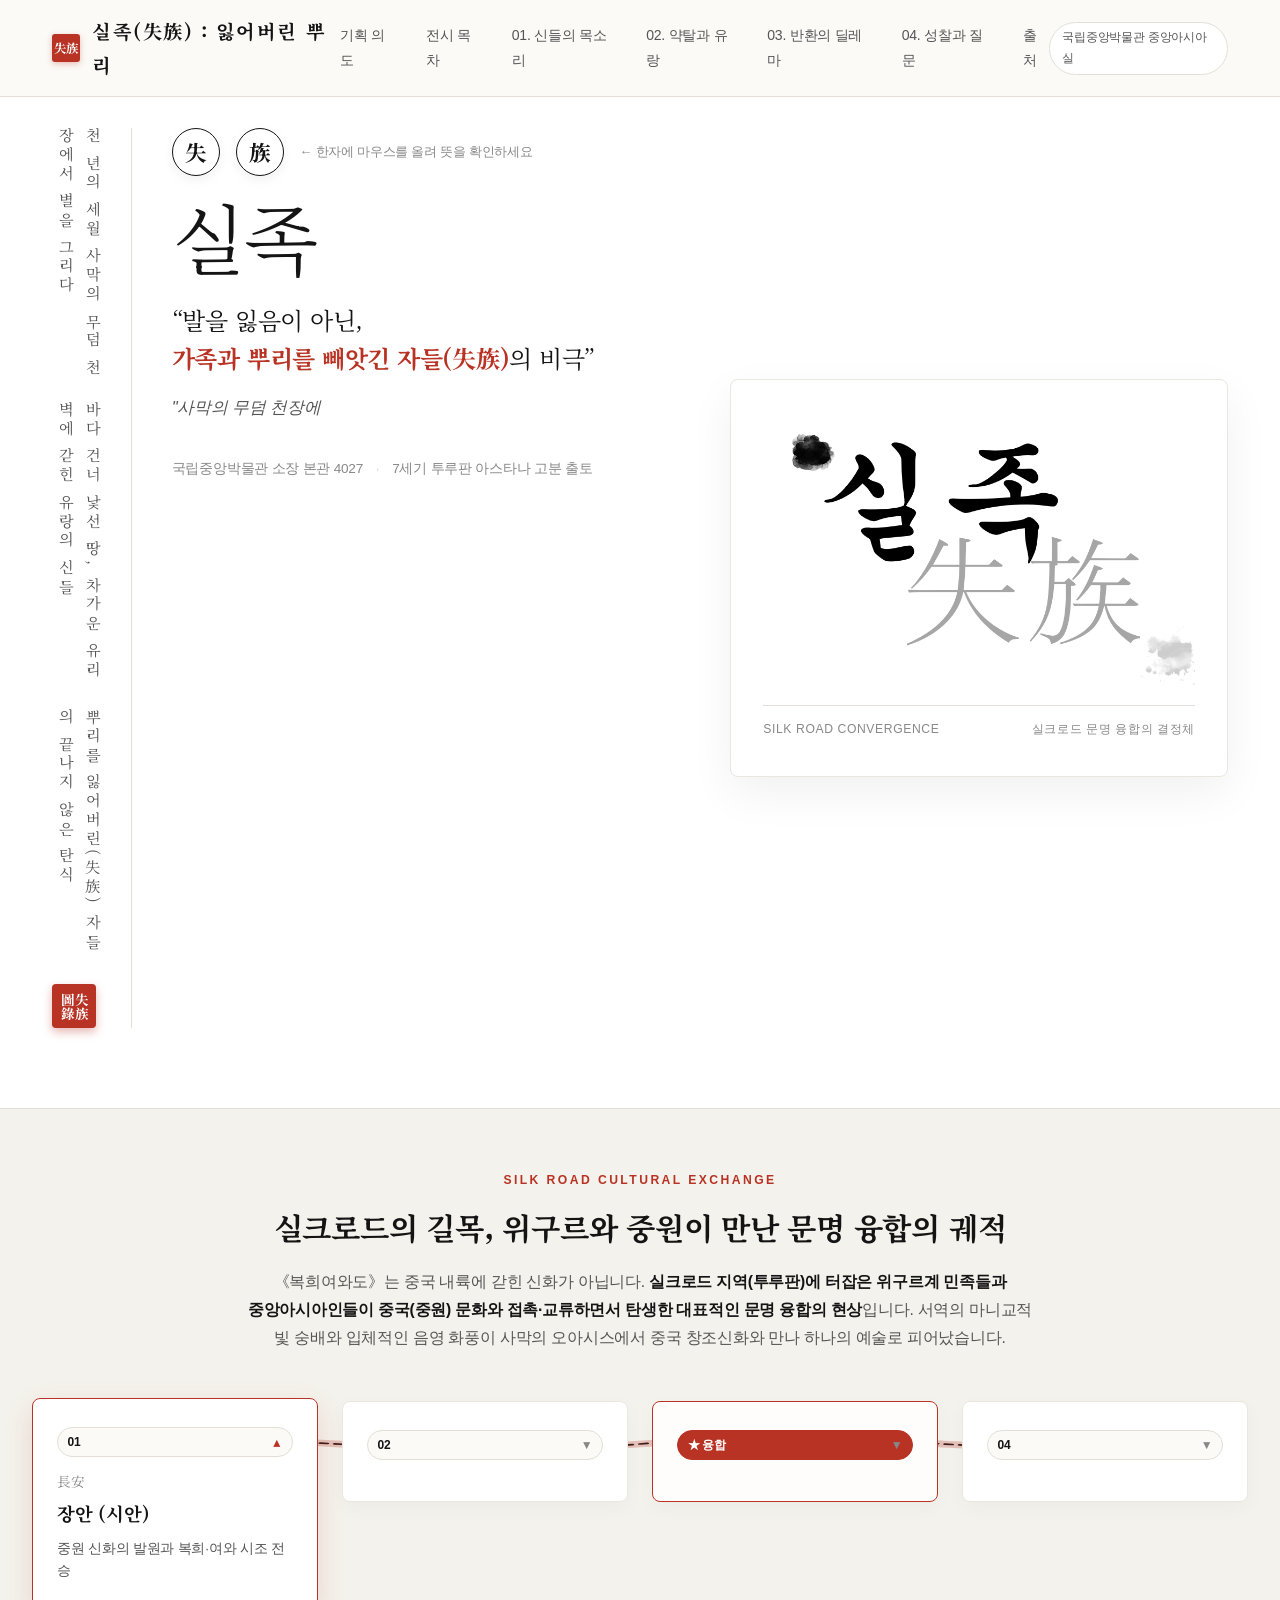
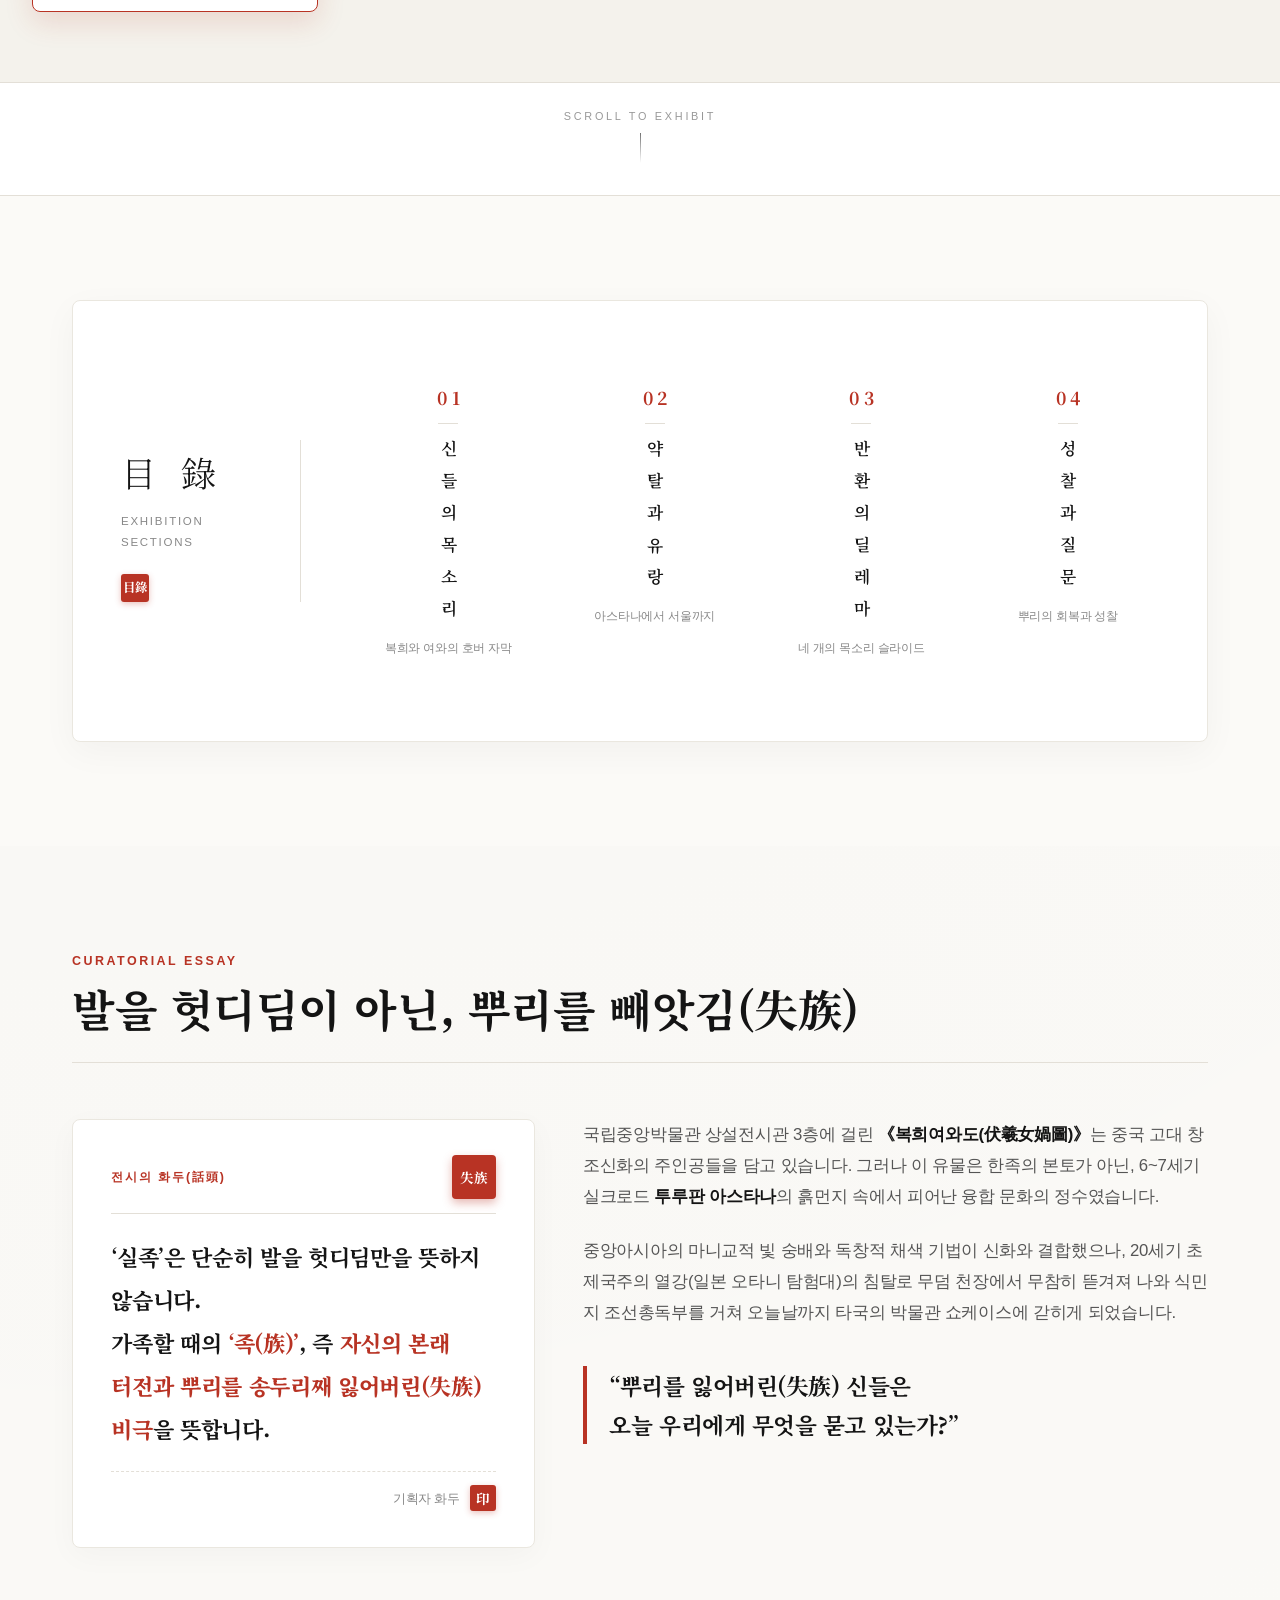
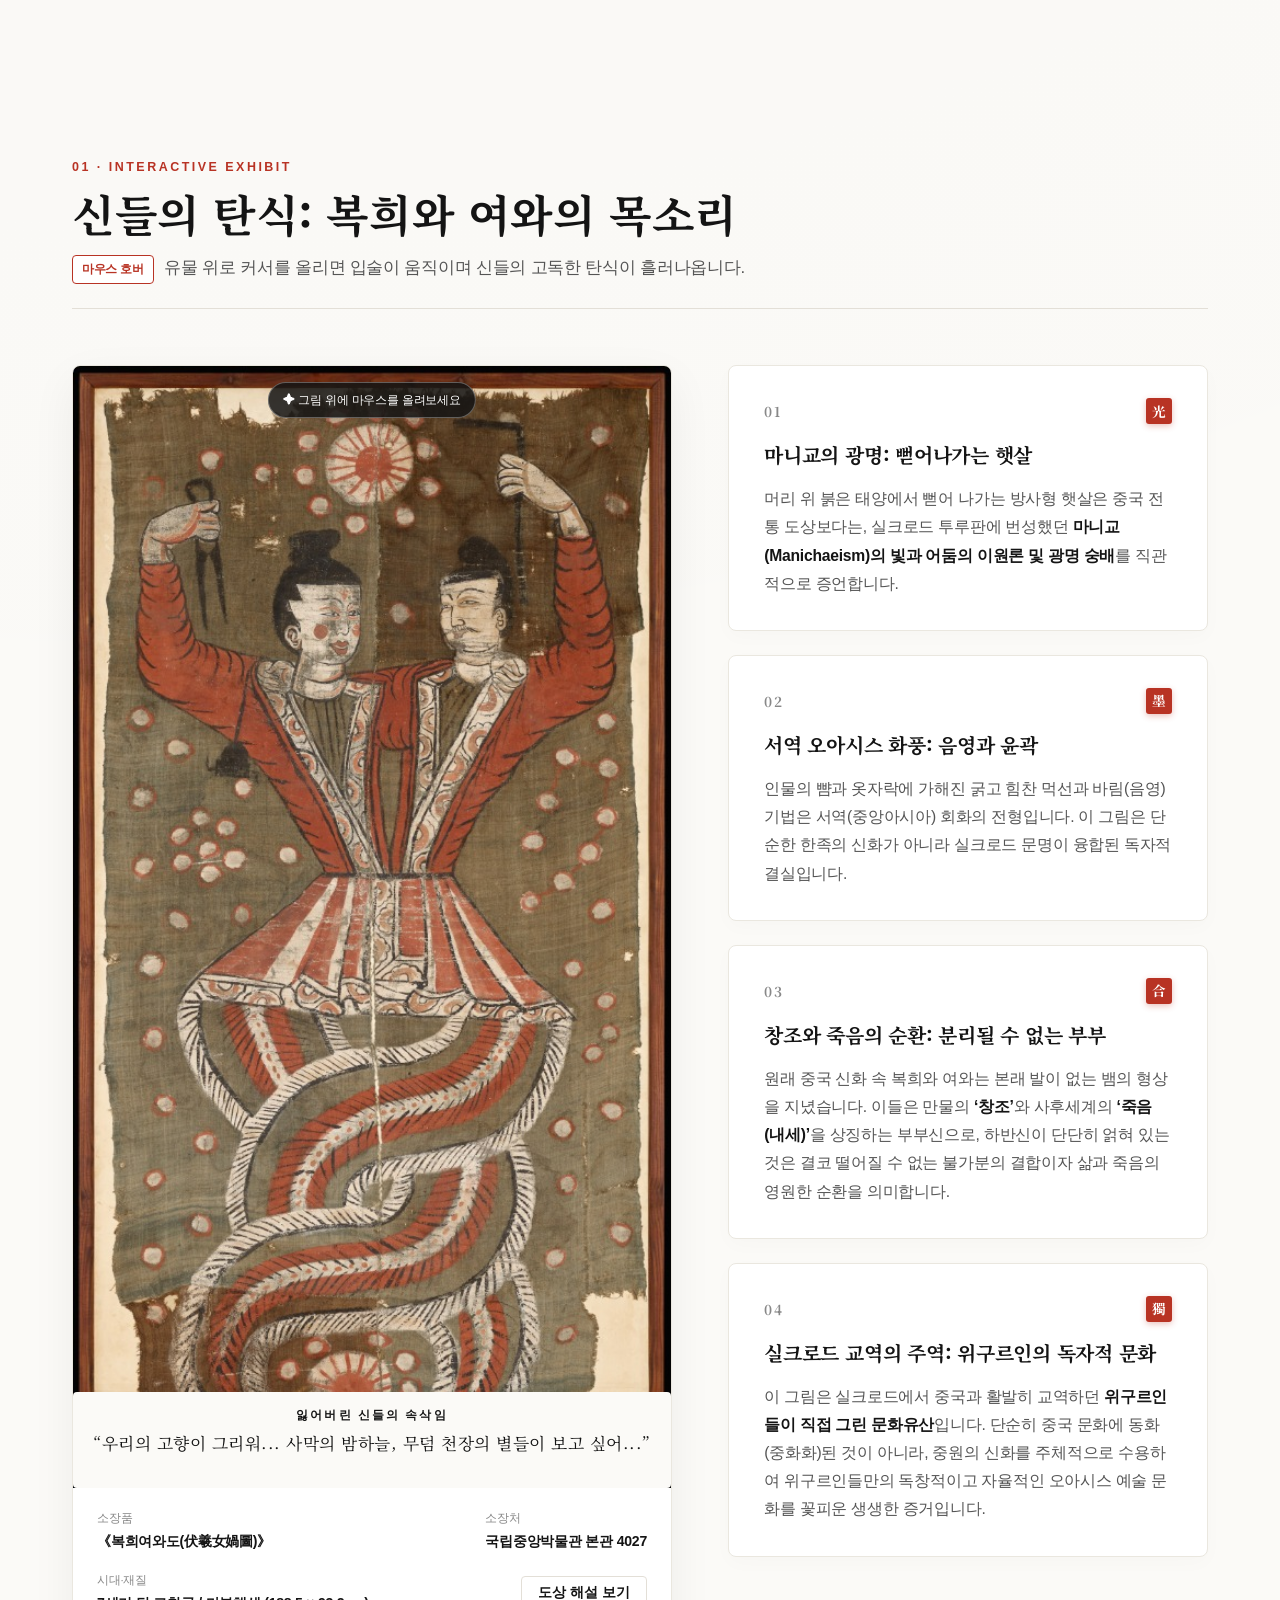
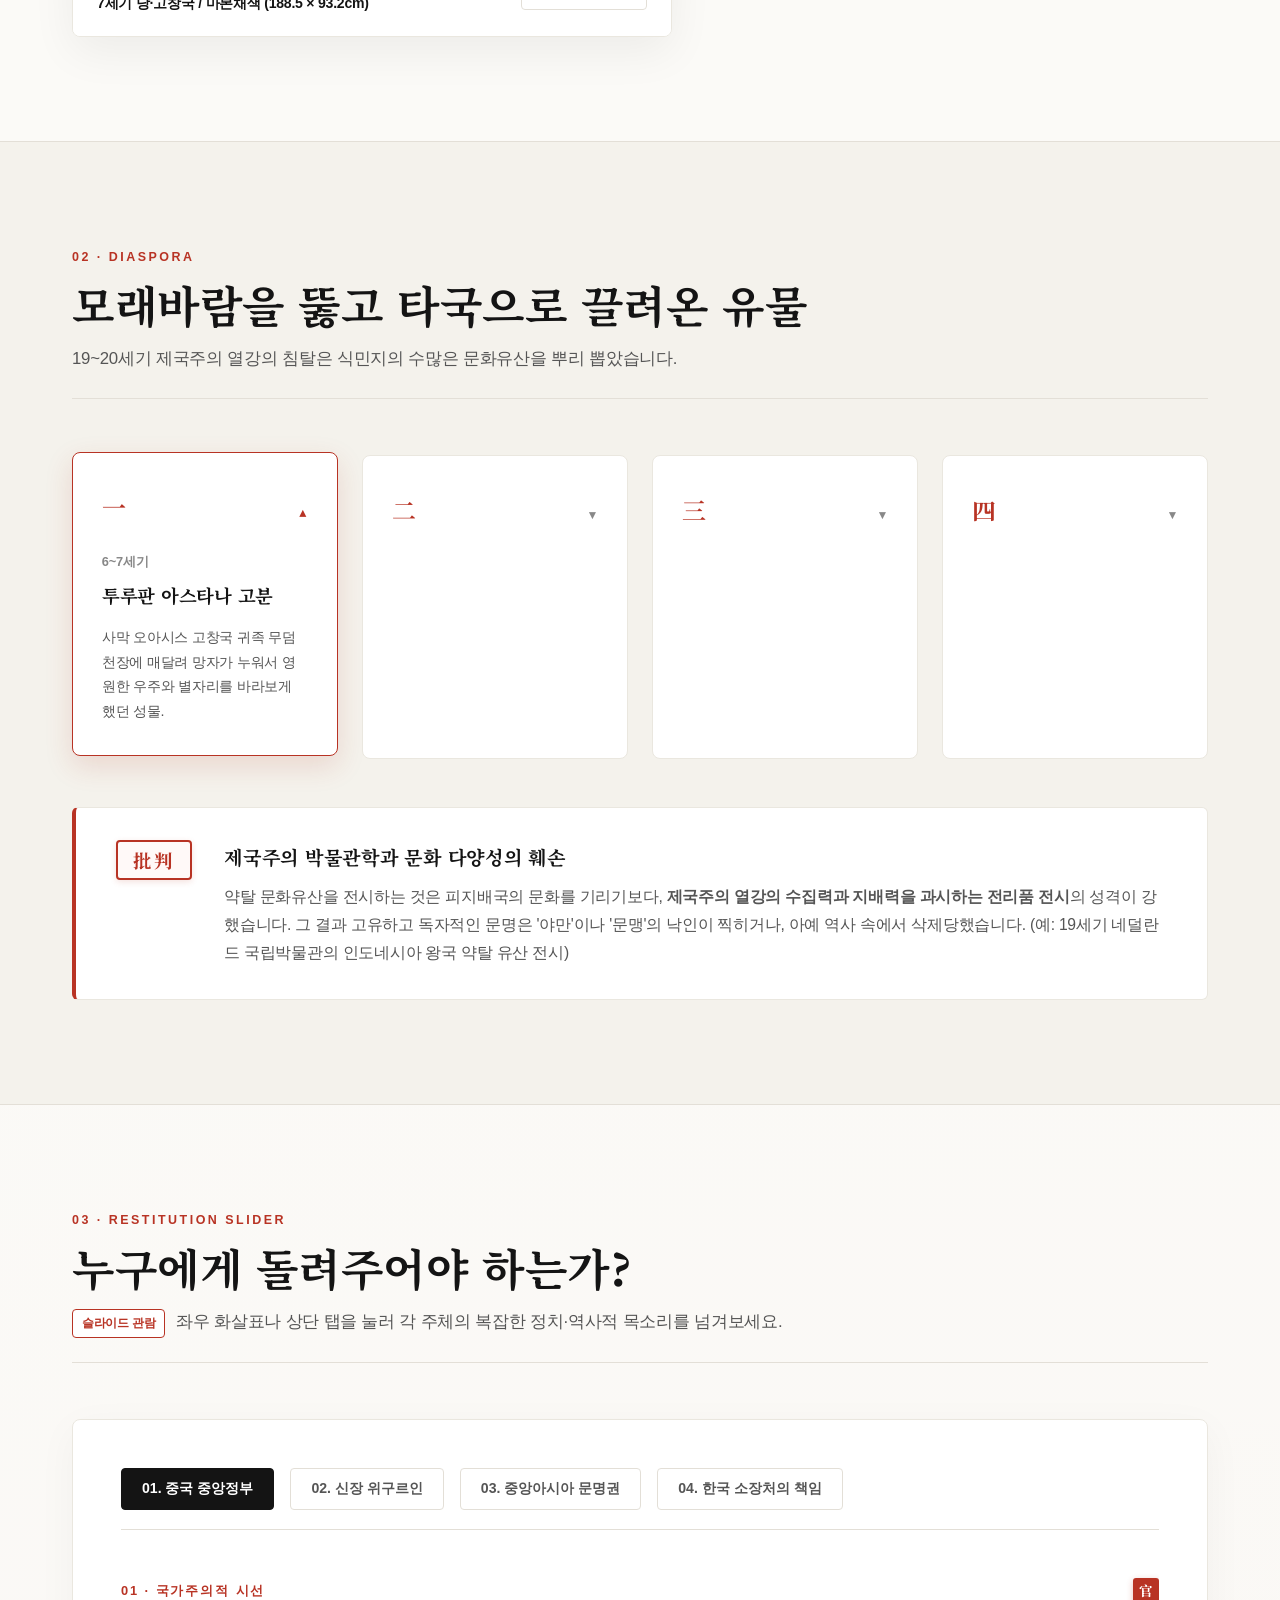
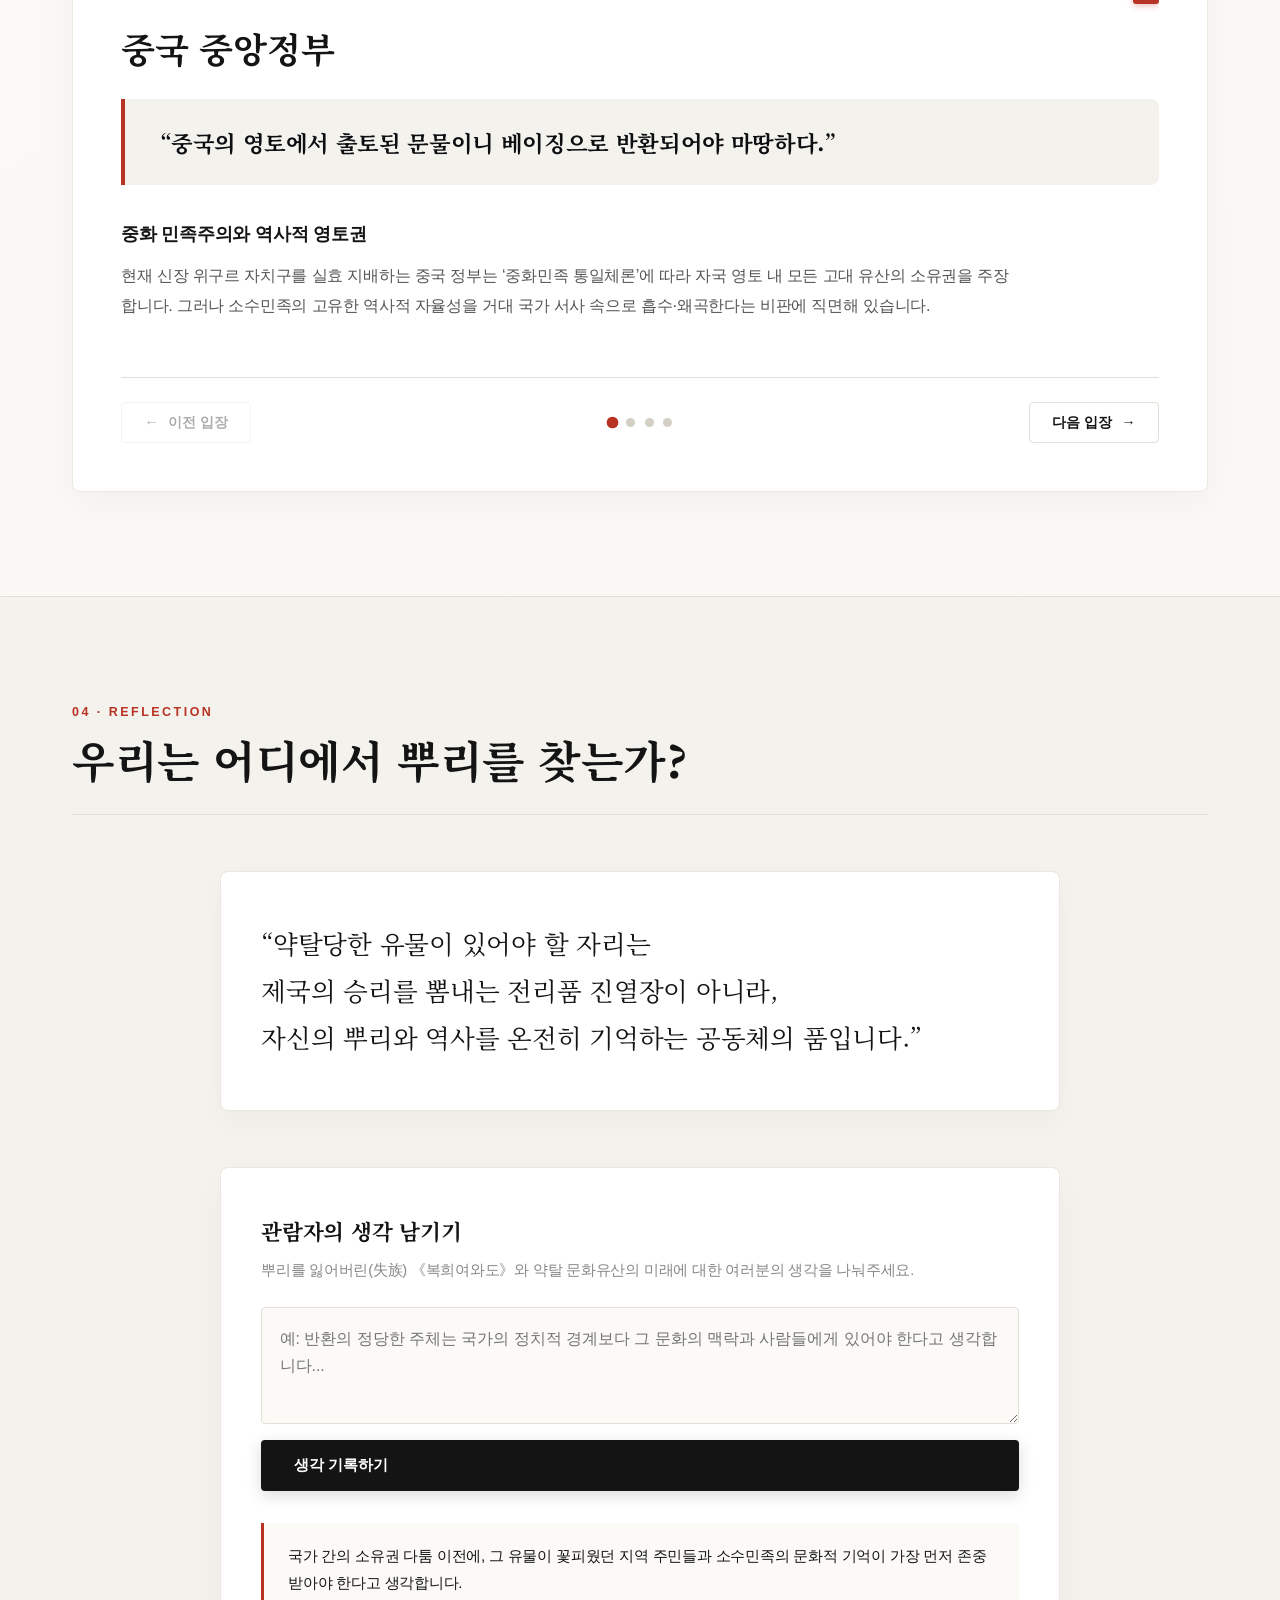
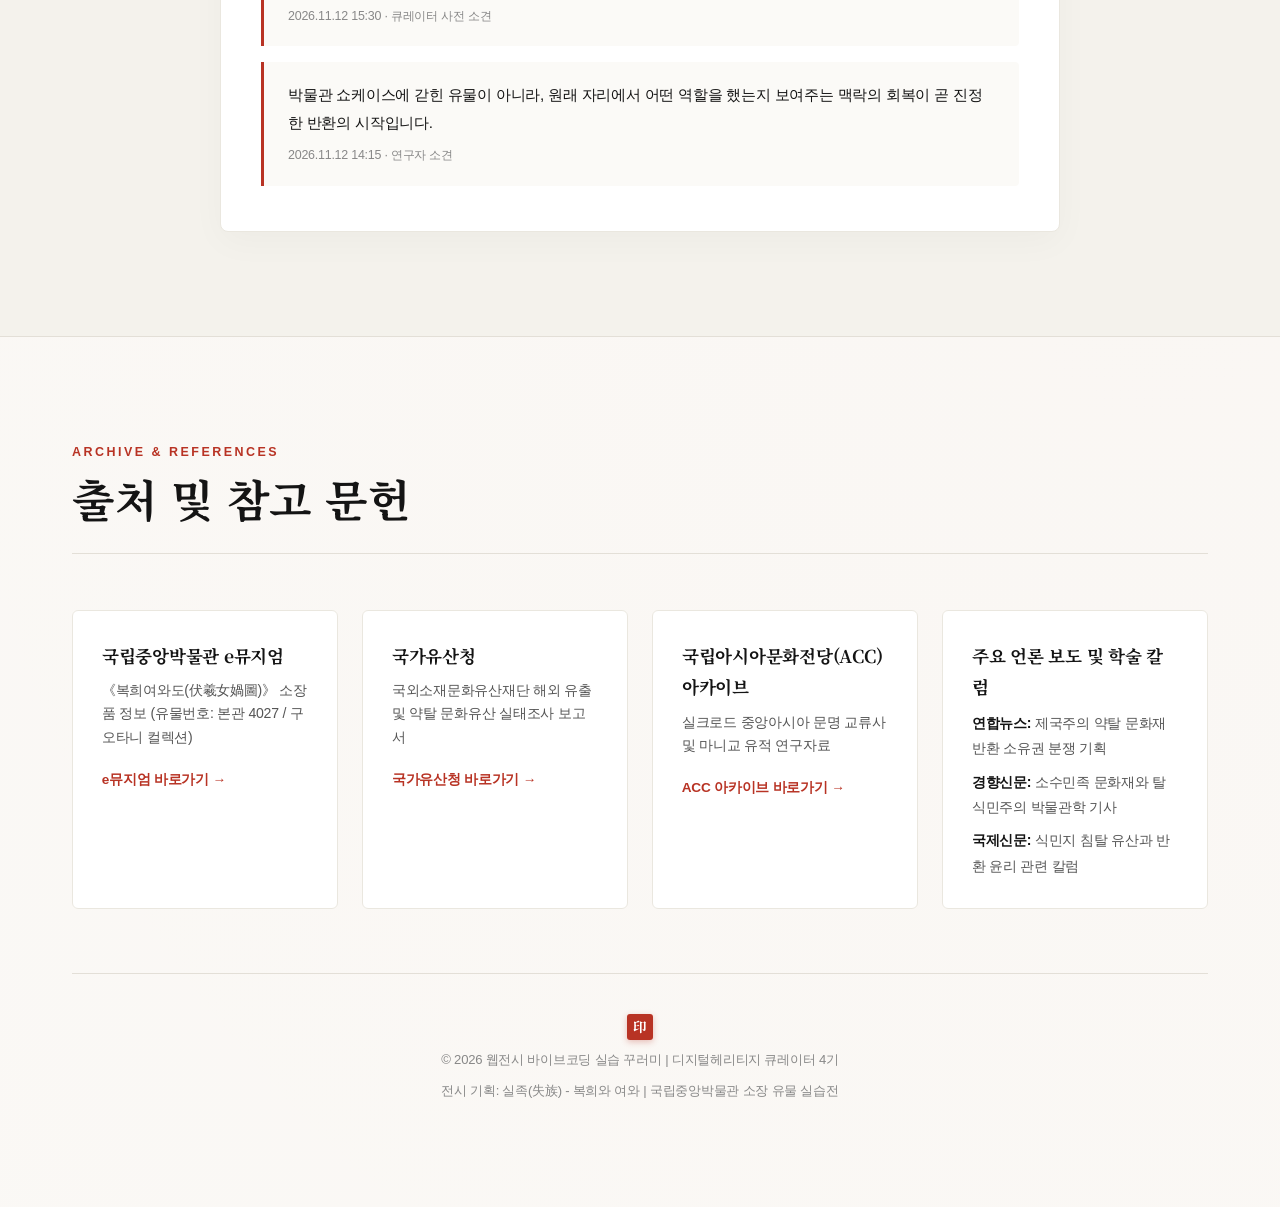
<file: web-exhibit-practice/index.html>
﻿<!DOCTYPE html>
<html lang="ko">
<head>
  <meta charset="UTF-8">
  <meta name="viewport" content="width=device-width, initial-scale=1.0">
  <title>실족(失族) - 뿌리를 잃어버린 유물, 복희와 여와</title>
    <link rel="preconnect" href="https://fonts.googleapis.com">
  <link rel="preconnect" href="https://fonts.gstatic.com" crossorigin>
  <link href="https://fonts.googleapis.com/css2?family=Nanum+Myeongjo:wght@400;700;800&family=Noto+Serif+KR:wght@400;600;700;900&family=Noto+Serif+SC:wght@400;700&family=Noto+Serif+TC:wght@400;700&family=Gowun+Batang:wght@400;700&display=swap" rel="stylesheet">
  <link rel="stylesheet" href="./style.css">
</head>
<body>
  <!-- 상단 수묵 에디토리얼 네비게이션 헤더 -->
  <header class="site-header">
    <div class="header-inner">
      <a href="#hero" class="brand-link">
        <span class="red-seal-sm">失族</span>
        <span class="brand-title">실족(失族) : 잃어버린 뿌리</span>
      </a>
      <nav class="nav-menu">
        <a href="#intro" class="nav-item">기획 의도</a>
        <a href="#toc" class="nav-item">전시 목차</a>
        <a href="#convergence" class="nav-item">01. 신들의 목소리</a>
        <a href="#wandering" class="nav-item">02. 약탈과 유랑</a>
        <a href="#dilemma" class="nav-item">03. 반환의 딜레마</a>
        <a href="#reflection" class="nav-item">04. 성찰과 질문</a>
        <a href="#sources" class="nav-item">출처</a>
      </nav>
      <div class="header-badge">국립중앙박물관 중앙아시아실</div>
    </div>
  </header>

  <main>
    <!-- 인트로 표지: 레퍼런스 스타일의 수묵 여백 & 실크로드 교류 파노라마 -->
    <section id="hero" class="hero-section">
      <div class="hero-split-container">
        <!-- 좌측: 정갈한 타이포그래피, 세로쓰기 한시풍 문구, 붉은 낙관 -->
        <div class="hero-text-side">
          <div class="vertical-verse">
            <span class="verse-line">천 년의 세월 사막의 무덤 천장에서 별을 그리다</span>
            <span class="verse-line">바다 건너 낯선 땅, 차가운 유리벽에 갇힌 유랑의 신들</span>
            <span class="verse-line">뿌리를 잃어버린(失族) 자들의 끝나지 않은 탄식</span>
            <div class="red-seal-md">失族<br>圖錄</div>
          </div>

          <div class="hero-main-title-block">
            <!-- 한자 해설 대화형 뱃지: [失] [族] (그림 도(圖) 자 삭제 및 겹침 방지) -->
            <div class="hanja-explainer-row">
              <div class="hanja-badge-wrap" tabindex="0">
                <span class="circle-char">失</span>
                <div class="hanja-tooltip">
                  <div class="tooltip-header">
                    <span class="tooltip-hanja">失</span>
                    <span class="tooltip-sound">잃을 실</span>
                  </div>


                  <p class="tooltip-mean"><strong>훈음</strong>: 잃을 실 (상실, 놓침, 헤어짐)</p>
                  <p class="tooltip-desc"><strong>전시적 의미</strong>: 제국주의의 침탈로 고향과 삶의 터전, 그리고 자신의 뿌리(族)를 송두리째 빼앗긴 상실의 역사.</p>
                </div>


              </div>



              <div class="hanja-badge-wrap" tabindex="0">
                <span class="circle-char">族</span>
                <div class="hanja-tooltip">
                  <div class="tooltip-header">
                    <span class="tooltip-hanja">族</span>
                    <span class="tooltip-sound">겨레 / 가족 족</span>
                  </div>


                  <p class="tooltip-mean"><strong>훈음</strong>: 겨레/가족 족 (혈통, 동포, 근원)</p>
                  <p class="tooltip-desc"><strong>전시적 의미</strong>: 단순한 발(足)이 아닌, 우리가 돌아가야 할 근원이자 실크로드 다문화 오아시스에 뿌리내렸던 공동체의 기억.</p>
                </div>


              </div>



              <span class="hanja-hover-guide">← 한자에 마우스를 올려 뜻을 확인하세요</span>
            </div>



            <h1 class="hero-h1">실족</h1>
            <p class="hero-lead-quote">
              “발을 잃음이 아닌,<br>
              <strong>가족과 뿌리를 빼앗긴 자들(失族)</strong>의 비극”
            </p>
            <p class="hero-subcaption" id="typing-caption">
              "우리는 왜 뿌리를 잃어버렸으며, 이 유물은 누구에게로 돌아가야 하는가?"
            </p>

            <div class="hero-meta-bar">
              <span class="meta-item">국립중앙박물관 소장 본관 4027</span>
              <span class="meta-dot">·</span>
              <span class="meta-item">7세기 투루판 아스타나 고분 출토</span>
            </div>
          </div>
        </div>

        <!-- 우측: 새로운 실족(失族) 타이포그래피 표지 (겹침 없는 독립 마운트) -->
        <div class="hero-art-side">
          <div class="hero-cal-mount">
            <div class="mist-mountain-bg"></div>
            <img src="./assets/title-siljok.png" alt="실족(失族) 캘리그래피 표지" class="hero-clean-cal">
            <div class="mount-caption">
              <span class="eng-tag">SILK ROAD CONVERGENCE</span>
              <span class="kor-tag">실크로드 문명 융합의 결정체</span>
            </div>


          </div>
        </div>
      </div>

      <!-- 실크로드 교류 파노라마 (허전했던 하단 영역을 실크로드 융합의 길로 채움) -->
      <div class="silk-road-panorama">
        <div class="panorama-inner">
          <div class="silk-road-header">
            <div class="sr-badge">SILK ROAD CULTURAL EXCHANGE</div>
            <h3 class="sr-title">실크로드의 길목, 위구르와 중원이 만난 문명 융합의 궤적</h3>
            <p class="sr-desc">
              《복희여와도》는 중국 내륙에 갇힌 신화가 아닙니다. 
              <strong>실크로드 지역(투루판)에 터잡은 위구르계 민족들과 중앙아시아인들이 중국(중원) 문화와 접촉·교류하면서 탄생한 대표적인 문명 융합의 현상</strong>입니다.
              서역의 마니교적 빛 숭배와 입체적인 음영 화풍이 사막의 오아시스에서 중국 창조신화와 만나 하나의 예술로 피어났습니다.
            </p>
          </div>

          <!-- 유려한 수묵 실크로드 궤적 (레퍼런스 이미지 4번 수묵 유선 스타일) -->
          <div class="silk-road-track">
            <svg class="sr-path-svg" viewBox="0 0 1000 90" fill="none" preserveAspectRatio="none">
              <path d="M10 45 C200 10, 300 80, 500 45 C700 10, 800 80, 990 45" stroke="#161616" stroke-width="3" stroke-linecap="round" stroke-dasharray="6 6"/>
              <path d="M10 45 C200 10, 300 80, 500 45 C700 10, 800 80, 990 45" stroke="rgba(184, 51, 36, 0.25)" stroke-width="12" stroke-linecap="round"/>
            </svg>

            <div class="sr-station station-1 active">
              <div class="station-node"><span>01</span> <span class="accordion-toggle-icon">▼</span></div>
              <div class="station-box">
                <span class="st-hanja">長安</span>
                <h4 class="st-name">장안 (시안)</h4>
                <p>중원 신화의 발원과 복희·여와 시조 전승</p>
              </div>
            </div>
            <div class="sr-station station-2">
              <div class="station-node"><span>02</span> <span class="accordion-toggle-icon">▼</span></div>
              <div class="station-box">
                <span class="st-hanja">敦煌</span>
                <h4 class="st-name">돈황 오아시스</h4>
                <p>동서 교역 상인(카라반)과 불교·동양 문화의 교차로</p>
              </div>
            </div>
            <div class="sr-station station-3 station-highlight">
              <div class="station-node highlight-node"><span>★ 융합</span> <span class="accordion-toggle-icon">▼</span></div>
              <div class="station-box">
                <span class="st-hanja">吐魯番 · 阿斯塔那</span>
                <h4 class="st-name">투루판 아스타나</h4>
                <p><strong>위구르·중앙아시아와 중국의 만남</strong><br>마니교 빛 숭배 + 서역 화풍 + 중국 신화의 융합</p>
              </div>
            </div>
            <div class="sr-station station-4">
              <div class="station-node"><span>04</span> <span class="accordion-toggle-icon">▼</span></div>
              <div class="station-box">
                <span class="st-hanja">京城 · 首爾</span>
                <h4 class="st-name">서울 국립중앙박물관</h4>
                <p>20세기 제국주의 약탈로 뿌리를 잃은(失族) 유물의 현주소</p>
              </div>
            </div>
          </div>
        </div>
      </div>

      <div class="scroll-cue">
        <span class="cue-text">SCROLL TO EXHIBIT</span>
        <div class="cue-hairline"></div>
      </div>
    </section>

    <!-- 전시 목차 (目錄): 레퍼런스 이미지 2번째 패널 스타일 재현 -->
    <section id="toc" class="section toc-section">
      <div class="container">
        <div class="toc-paper-card">
          <div class="toc-header">
            <h2 class="toc-title">目 錄</h2>
            <span class="toc-eng">EXHIBITION SECTIONS</span>
            <div class="red-seal-sm">目錄</div>
          </div>

          <div class="toc-columns">
            <a href="#convergence" class="toc-item">
              <span class="toc-num">0 1</span>
              <span class="toc-line"></span>
              <span class="toc-name">신 들 의 목 소 리</span>
              <span class="toc-desc">복희와 여와의 호버 자막</span>
            </a>

            <a href="#wandering" class="toc-item">
              <span class="toc-num">0 2</span>
              <span class="toc-line"></span>
              <span class="toc-name">약 탈 과 유 랑</span>
              <span class="toc-desc">아스타나에서 서울까지</span>
            </a>

            <a href="#dilemma" class="toc-item">
              <span class="toc-num">0 3</span>
              <span class="toc-line"></span>
              <span class="toc-name">반 환 의 딜 레 마</span>
              <span class="toc-desc">네 개의 목소리 슬라이드</span>
            </a>

            <a href="#reflection" class="toc-item">
              <span class="toc-num">0 4</span>
              <span class="toc-line"></span>
              <span class="toc-name">성 찰 과 질 문</span>
              <span class="toc-desc">뿌리의 회복과 성찰</span>
            </a>
          </div>
        </div>
      </div>
    </section>

    <!-- 기획 의도: 失族 (가족과 뿌리를 빼앗긴 자들) -->
    <section id="intro" class="section intro-section">
      <div class="container">
        <div class="editorial-header">
          <span class="editorial-num">CURATORIAL ESSAY</span>
          <h2 class="editorial-title">발을 헛디딤이 아닌, 뿌리를 빼앗김(失族)</h2>
          <div class="hairline-divider"></div>
        </div>
        
        <div class="essay-layout">
          <div class="essay-quote-col">
            <div class="paper-quote-box">
              <div class="quote-card-header">
                <span class="quote-header-tag">전시의 화두(話頭)</span>
                <span class="red-seal-md">失族</span>
              </div>


              <p class="quote-p calligraphy-quote">
                ‘실족’은 단순히 발을 헛디딤만을 뜻하지 않습니다.<br>
                가족할 때의 <strong>‘족(族)’</strong>, 즉 <strong>자신의 본래 터전과 뿌리를 송두리째 잃어버린(失族) 비극</strong>을 뜻합니다.
              </p>
              <div class="quote-card-footer">
                <span class="quote-footer-text">기획자 화두</span>
                <span class="red-seal-xs">印</span>
              </div>
            </div>
          </div>

          <div class="essay-body-col">
            <p>
              국립중앙박물관 상설전시관 3층에 걸린 <strong>《복희여와도(伏羲女媧圖)》</strong>는 중국 고대 창조신화의 주인공들을 담고 있습니다.
              그러나 이 유물은 한족의 본토가 아닌, 6~7세기 실크로드 <strong>투루판 아스타나</strong>의 흙먼지 속에서 피어난 융합 문화의 정수였습니다.
            </p>
            <p>
              중앙아시아의 마니교적 빛 숭배와 독창적 채색 기법이 신화와 결합했으나, 
              20세기 초 제국주의 열강(일본 오타니 탐험대)의 침탈로 무덤 천장에서 무참히 뜯겨져 나와 식민지 조선총독부를 거쳐 오늘날까지 타국의 박물관 쇼케이스에 갇히게 되었습니다.
            </p>
            <p class="highlight-p">
              <strong>“뿌리를 잃어버린(失族) 신들은<br>오늘 우리에게 무엇을 묻고 있는가?”</strong>
            </p>
          </div>
        </div>
      </div>
    </section>

    <!-- 01구간: 복희와 여와 호버 인터랙션 (입술 움직임 & 대사 자막) -->
    <section id="convergence" class="section">
      <div class="container">
        <div class="editorial-header">
          <span class="editorial-num">01 · INTERACTIVE EXHIBIT</span>
          <h2 class="editorial-title">신들의 탄식: 복희와 여와의 목소리</h2>
          <p class="editorial-subtitle">
            <span class="pill-guide">마우스 호버</span> 유물 위로 커서를 올리면 입술이 움직이며 신들의 고독한 탄식이 흘러나옵니다.
          </p>
          <div class="hairline-divider"></div>
        </div>

        <div class="zen-gallery-layout">
          <!-- 좌측: 유물 인터랙티브 쇼케이스 -->
          <div class="zen-plinth">
            <div class="image-interactive-wrapper" id="artifact-canvas">
              <!-- 국립중앙박물관 소장 복희여와도 원본 이미지 -->
              <img src="./assets/fuxi-nuwa.jpg" alt="국립중앙박물관 소장 복희여와도" class="artifact-master-img" id="master-artifact-img">

              <!-- 호버 가이드 안내 -->
              <div class="hover-hint-tag" id="hover-hint">
                <span>✦ 그림 위에 마우스를 올려보세요</span>
              </div>



              <!-- 여와(왼쪽) 얼굴 & 입술 애니메이션 영역 -->
              <div class="character-hotspot nuwa-hotspot" id="hotspot-nuwa">
                <div class="real-mouth-wrap nuwa-mouth-wrap" id="nuwa-mouth">
                  <svg class="mouth-svg" viewBox="0 0 36 20">
                    <ellipse class="mouth-opening" cx="18" cy="10" rx="10" ry="4" fill="#2d0b07" />
                    <path class="lip-upper" d="M4 10 C10 6, 15 8, 18 10 C21 8, 26 6, 32 10 C26 9, 21 11, 18 10 C15 11, 10 9, 4 10 Z" fill="#aa2f20" />
                    <path class="lip-lower" d="M5 10 C12 11, 18 11, 31 10 C26 16, 10 16, 5 10 Z" fill="#b93828" />
                  </svg>
                </div>


                <div class="speech-bubble nuwa-bubble" id="nuwa-bubble">
                  <span class="speaker-tag">여와 (女媧)</span>
                  <span class="bubble-text">“여긴 어디지...?”</span>
                </div>


              </div>



              <!-- 복희(오른쪽) 얼굴 & 입술 애니메이션 영역 -->
              <div class="character-hotspot fuxi-hotspot" id="hotspot-fuxi">
                <div class="real-mouth-wrap fuxi-mouth-wrap" id="fuxi-mouth">
                  <svg class="mouth-svg" viewBox="0 0 36 20">
                    <ellipse class="mouth-opening" cx="18" cy="10" rx="10" ry="4" fill="#2d0b07" />
                    <path class="lip-upper" d="M4 10 C10 6, 15 8, 18 10 C21 8, 26 6, 32 10 C26 9, 21 11, 18 10 C15 11, 10 9, 4 10 Z" fill="#aa2f20" />
                    <path class="lip-lower" d="M5 10 C12 11, 18 11, 31 10 C26 16, 10 16, 5 10 Z" fill="#b93828" />
                  </svg>
                </div>


                <div class="speech-bubble fuxi-bubble" id="fuxi-bubble">
                  <span class="speaker-tag">복희 (伏羲)</span>
                  <span class="bubble-text">“우리의 고향과는 다른데...”</span>
                </div>


              </div>



              <!-- 하단 자막 리본 -->
              <div class="zen-subtitles-bar" id="subtitles-bar">
                <span class="sub-label">잃어버린 신들의 속삭임</span>
                <p class="sub-content" id="dialogue-text">
                  “우리의 고향이 그리워... 사막의 밤하늘, 무덤 천장의 별들이 보고 싶어...”
                </p>
              </div>
            </div>
            <!-- 유물 캡션 메타데이터 -->
            <div class="zen-caption-bar">
              <div class="caption-item">
                <span class="c-label">소장품</span>
                <span class="c-val">《복희여와도(伏羲女媧圖)》</span>
              </div>


              <div class="caption-item">
                <span class="c-label">소장처</span>
                <span class="c-val">국립중앙박물관 본관 4027</span>
              </div>


              <div class="caption-item">
                <span class="c-label">시대·재질</span>
                <span class="c-val">7세기 당·고창국 / 마본채색 (188.5 × 93.2cm)</span>
              </div>


              <button class="btn btn-outline-sm" onclick="openDetailModal('convergence-modal')">
                도상 해설 보기
              </button>
            </div>


          </div>

          <!-- 우측: 도상학적 분석 에디토리얼 카드 -->
          <div class="zen-analysis-cards">
            <div class="zen-card">
              <div class="card-num-row">
                <span class="card-num">01</span>
                <span class="red-seal-xs">光</span>
              </div>


              <h3 class="card-heading">마니교의 광명: 뻗어나가는 햇살</h3>
              <p>
                머리 위 붉은 태양에서 뻗어 나가는 방사형 햇살은 중국 전통 도상보다는, 실크로드 투루판에 번성했던 <strong>마니교(Manichaeism)의 빛과 어둠의 이원론 및 광명 숭배</strong>를 직관적으로 증언합니다.
              </p>
            </div>



            <div class="zen-card">
              <div class="card-num-row">
                <span class="card-num">02</span>
                <span class="red-seal-xs">墨</span>
              </div>


              <h3 class="card-heading">서역 오아시스 화풍: 음영과 윤곽</h3>
              <p>
                인물의 뺨과 옷자락에 가해진 굵고 힘찬 먹선과 바림(음영) 기법은 서역(중앙아시아) 회화의 전형입니다. 이 그림은 단순한 한족의 신화가 아니라 실크로드 문명이 융합된 독자적 결실입니다.
              </p>
            </div>



            <div class="zen-card">
              <div class="card-num-row">
                <span class="card-num">03</span>
                <span class="red-seal-xs">合</span>
              </div>


              <h3 class="card-heading">창조와 죽음의 순환: 분리될 수 없는 부부</h3>
              <p>
                원래 중국 신화 속 복희와 여와는 본래 발이 없는 뱀의 형상을 지녔습니다. 
                이들은 만물의 <strong>‘창조’</strong>와 사후세계의 <strong>‘죽음(내세)’</strong>을 상징하는 부부신으로, 하반신이 단단히 얽혀 있는 것은 결코 떨어질 수 없는 불가분의 결합이자 삶과 죽음의 영원한 순환을 의미합니다.
              </p>
            </div>



            <div class="zen-card highlight-card">
              <div class="card-num-row">
                <span class="card-num">04</span>
                <span class="red-seal-xs">獨</span>
              </div>


              <h3 class="card-heading">실크로드 교역의 주역: 위구르인의 독자적 문화</h3>
              <p>
                이 그림은 실크로드에서 중국과 활발히 교역하던 <strong>위구르인들이 직접 그린 문화유산</strong>입니다. 
                단순히 중국 문화에 동화(중화화)된 것이 아니라, 중원의 신화를 주체적으로 수용하여 위구르인들만의 독창적이고 자율적인 오아시스 예술 문화를 꽃피운 생생한 증거입니다.
              </p>
            </div>


          </div>
        </div>
      </div>
    </section>

    <!-- 02구간: 약탈과 유랑의 길 -->
    <section id="wandering" class="section section-light-wash">
      <div class="container">
        <div class="editorial-header">
          <span class="editorial-num">02 · DIASPORA</span>
          <h2 class="editorial-title">모래바람을 뚫고 타국으로 끌려온 유물</h2>
          <p class="editorial-subtitle">
            19~20세기 제국주의 열강의 침탈은 식민지의 수많은 문화유산을 뿌리 뽑았습니다.
          </p>
          <div class="hairline-divider"></div>
        </div>

        <!-- 4단계 에디토리얼 타임라인 -->
        <div class="zen-timeline-grid">
          <div class="zen-step-card active">
            <div class="step-header">
              <div class="step-num">一</div>
              <span class="accordion-toggle-icon">▼</span>
            </div>
            <div class="step-body">
              <span class="step-period">6~7세기</span>
              <h4 class="step-title">투루판 아스타나 고분</h4>
              <p>사막 오아시스 고창국 귀족 무덤 천장에 매달려 망자가 누워서 영원한 우주와 별자리를 바라보게 했던 성물.</p>
            </div>
          </div>

          <div class="zen-step-card">
            <div class="step-header">
              <div class="step-num">二</div>
              <span class="accordion-toggle-icon">▼</span>
            </div>
            <div class="step-body">
              <span class="step-period">20세기 초</span>
              <h4 class="step-title">일본 오타니 탐험대의 약탈</h4>
              <p>일본 승려 오타니 고즈이의 탐험대가 실크로드 유적을 파헤치며 무덤 천장에서 강제로 뜯어내 수집(약탈).</p>
            </div>
          </div>

          <div class="zen-step-card">
            <div class="step-header">
              <div class="step-num">三</div>
              <span class="accordion-toggle-icon">▼</span>
            </div>
            <div class="step-body">
              <span class="step-period">1916년경</span>
              <h4 class="step-title">조선총독부 박물관 이관</h4>
              <p>일본 광산 재벌 구하라 후사노스케를 거쳐 식민지 통치 기구인 조선총독부 박물관으로 기증되며 한반도 유입.</p>
            </div>
          </div>

          <div class="zen-step-card">
            <div class="step-header">
              <div class="step-num">四</div>
              <span class="accordion-toggle-icon">▼</span>
            </div>
            <div class="step-body">
              <span class="step-period">현재</span>
              <h4 class="step-title">대한민국 국립중앙박물관</h4>
              <p>해방 후 국립중앙박물관으로 승계되어 보존. 본향에서 4,000km 떨어진 타국의 수장고에 갇힌 유물의 현주소.</p>
            </div>
          </div>
        </div>

        <div class="critique-editorial-box">
          <div class="critique-stamp">批判</div>
          <div class="critique-content">
            <h4>제국주의 박물관학과 문화 다양성의 훼손</h4>
            <p>
              약탈 문화유산을 전시하는 것은 피지배국의 문화를 기리기보다, <strong>제국주의 열강의 수집력과 지배력을 과시하는 전리품 전시</strong>의 성격이 강했습니다. 그 결과 고유하고 독자적인 문명은 '야만'이나 '문맹'의 낙인이 찍히거나, 아예 역사 속에서 삭제당했습니다. (예: 19세기 네덜란드 국립박물관의 인도네시아 왕국 약탈 유산 전시)
            </p>
          </div>
        </div>
      </div>
    </section>

    <!-- 03구간: 반환의 딜레마 (레퍼런스 이미지 스타일의 세련된 슬라이더) -->
    <section id="dilemma" class="section">
      <div class="container">
        <div class="editorial-header">
          <span class="editorial-num">03 · RESTITUTION SLIDER</span>
          <h2 class="editorial-title">누구에게 돌려주어야 하는가?</h2>
          <p class="editorial-subtitle">
            <span class="pill-guide">슬라이드 관람</span> 좌우 화살표나 상단 탭을 눌러 각 주체의 복잡한 정치·역사적 목소리를 넘겨보세요.
          </p>
          <div class="hairline-divider"></div>
        </div>

        <!-- 슬라이더 컨테이너 -->
        <div class="zen-slider-frame">
          <!-- 상단 탭 (동양적 목차 스타일) -->
          <div class="zen-tabs" id="slider-tabs">
            <button class="zen-tab active" data-index="0">01. 중국 중앙정부</button>
            <button class="zen-tab" data-index="1">02. 신장 위구르인</button>
            <button class="zen-tab" data-index="2">03. 중앙아시아 문명권</button>
            <button class="zen-tab" data-index="3">04. 한국 소장처의 책임</button>
          </div>

          <!-- 슬라이더 트랙 -->
          <div class="zen-viewport" id="slider-viewport">
            <div class="zen-track" id="slider-track">
              <!-- 슬라이드 1 -->
              <div class="zen-slide">
                <div class="slide-meta-row">
                  <span class="slide-badge">01 · 국가주의적 시선</span>
                  <div class="red-seal-xs">官</div>
                </div>


                <h3 class="slide-main-title">중국 중앙정부</h3>
                <blockquote class="slide-zen-quote">
                  “중국의 영토에서 출토된 문물이니 베이징으로 반환되어야 마땅하다.”
                </blockquote>
                <div class="slide-prose">
                  <h4>중화 민족주의와 역사적 영토권</h4>
                  <p>
                    현재 신장 위구르 자치구를 실효 지배하는 중국 정부는 ‘중화민족 통일체론’에 따라 자국 영토 내 모든 고대 유산의 소유권을 주장합니다. 그러나 소수민족의 고유한 역사적 자율성을 거대 국가 서사 속으로 흡수·왜곡한다는 비판에 직면해 있습니다.
                  </p>
                </div>


              </div>



              <!-- 슬라이드 2 -->
              <div class="zen-slide">
                <div class="slide-meta-row">
                  <span class="slide-badge">02 · 빼앗긴 터전의 절규</span>
                  <div class="red-seal-xs">民</div>
                </div>


                <h3 class="slide-main-title">신장 위구르 원주민</h3>
                <blockquote class="slide-zen-quote">
                  “우리의 조상이 숨 쉬었던 터전의 유산이나, 우리에게는 문화 주권조차 없다.”
                </blockquote>
                <div class="slide-prose">
                  <h4>소수민족의 탄압과 문화적 단절</h4>
                  <p>
                    투루판의 원주민인 위구르족은 문화·종교적 자치권을 심각하게 위협받고 있습니다. 독립적인 문화 주권이 인정되지 않는 상태에서 유물이 중국에 반환될 경우, 정작 현지 주민들의 품으로는 결코 돌아가지 못한다는 뼈아픈 역설이 존재합니다.
                  </p>
                </div>


              </div>



              <!-- 슬라이드 3 -->
              <div class="zen-slide">
                <div class="slide-meta-row">
                  <span class="slide-badge">03 · 실크로드 문명권</span>
                  <div class="red-seal-xs">交</div>
                </div>


                <h3 class="slide-main-title">중앙아시아 다국적 공동체</h3>
                <blockquote class="slide-zen-quote">
                  “국민국가의 국경에 갇힐 수 없는 실크로드 문명의 공유 유산이다.”
                </blockquote>
                <div class="slide-prose">
                  <h4>국경을 초월한 융합 문화의 딜레마</h4>
                  <p>
                    마니교와 소그드·투르크계 회화 기법이 융합된 아스타나 문화는 근대 국민국가의 인위적인 국경선으로 나눌 수 없습니다. 중앙아시아의 여러 국가 중 과연 누구에게 반환하는 것이 역사적 진실에 부합하는가의 경계선 문제가 대두됩니다.
                  </p>
                </div>


              </div>



              <!-- 슬라이드 4 -->
              <div class="zen-slide">
                <div class="slide-meta-row">
                  <span class="slide-badge">04 · 소장국의 고뇌</span>
                  <div class="red-seal-xs">省</div>
                </div>


                <h3 class="slide-main-title">대한민국 국립중앙박물관</h3>
                <blockquote class="slide-zen-quote">
                  “식민지 침탈의 피해자이자, 동시에 약탈 유산을 품은 관리자로서의 성찰.”
                </blockquote>
                <div class="slide-prose">
                  <h4>탈식민주의 박물관 윤리와 국제적 책임</h4>
                  <p>
                    한국 또한 일제강점기 수많은 유물을 약탈당한 피해국입니다. 그러나 오타니 컬렉션을 계승한 현재, 유물의 보존과 윤리적 전시, 그리고 진정한 주인을 찾기 위한 국제적 담론을 주도해야 할 무거운 책임을 안고 있습니다.
                  </p>
                </div>


              </div>
            </div>
          </div>

          <!-- 컨트롤러 -->
          <div class="zen-slider-nav">
            <button class="nav-arrow" id="prev-slide">
              <span class="arrow-sym">&larr;</span>
              <span>이전 입장</span>
            </button>
            <div class="zen-dots" id="slider-dots">
              <span class="z-dot active"></span>
              <span class="z-dot"></span>
              <span class="z-dot"></span>
              <span class="z-dot"></span>
            </div>


            <button class="nav-arrow" id="next-slide">
              <span>다음 입장</span>
              <span class="arrow-sym">&rarr;</span>
            </button>
          </div>
        </div>
      </div>
    </section>

    <!-- 04구간: 성찰과 질문 -->
    <section id="reflection" class="section section-light-wash">
      <div class="container text-center">
        <div class="editorial-header">
          <span class="editorial-num">04 · REFLECTION</span>
          <h2 class="editorial-title">우리는 어디에서 뿌리를 찾는가?</h2>
          <div class="hairline-divider"></div>
        </div>
        
        <div class="reflection-wrapper">
          <blockquote class="zen-manifesto">
            “약탈당한 유물이 있어야 할 자리는<br>
            제국의 승리를 뽐내는 전리품 진열장이 아니라,<br>
            자신의 뿌리와 역사를 온전히 기억하는 공동체의 품입니다.”
          </blockquote>

          <div class="zen-opinion-card">
            <h4 class="card-tit">관람자의 생각 남기기</h4>
            <p class="card-sub">
              뿌리를 잃어버린(失族) 《복희여와도》와 약탈 문화유산의 미래에 대한 여러분의 생각을 나눠주세요.
            </p>
            <div class="opinion-form-group">
              <textarea id="user-opinion" rows="3" placeholder="예: 반환의 정당한 주체는 국가의 정치적 경계보다 그 문화의 맥락과 사람들에게 있어야 한다고 생각합니다..."></textarea>
              <button class="btn btn-ink" onclick="submitOpinion()">생각 기록하기</button>
            </div>


            <div id="opinion-list" class="opinion-stream">
              <!-- 동적 추가 -->
            </div>


          </div>
        </div>
      </div>
    </section>

    <!-- 출처 및 참고 문헌 -->
    <section id="sources" class="section sources-section">
      <div class="container">
        <div class="editorial-header">
          <span class="editorial-num">ARCHIVE & REFERENCES</span>
          <h2 class="editorial-title">출처 및 참고 문헌</h2>
          <div class="hairline-divider"></div>
        </div>
        
        <div class="sources-grid">
          <div class="zen-source-box">
            <h4>국립중앙박물관 e뮤지엄</h4>
            <p>《복희여와도(伏羲女媧圖)》 소장품 정보 (유물번호: 본관 4027 / 구 오타니 컬렉션)</p>
            <a href="https://www.emuseum.go.kr" target="_blank" rel="noopener noreferrer" class="link-arrow">e뮤지엄 바로가기 &rarr;</a>
          </div>

          <div class="zen-source-box">
            <h4>국가유산청</h4>
            <p>국외소재문화유산재단 해외 유출 및 약탈 문화유산 실태조사 보고서</p>
            <a href="https://www.khs.go.kr" target="_blank" rel="noopener noreferrer" class="link-arrow">국가유산청 바로가기 &rarr;</a>
          </div>

          <div class="zen-source-box">
            <h4>국립아시아문화전당(ACC) 아카이브</h4>
            <p>실크로드 중앙아시아 문명 교류사 및 마니교 유적 연구자료</p>
            <a href="https://www.acc.go.kr" target="_blank" rel="noopener noreferrer" class="link-arrow">ACC 아카이브 바로가기 &rarr;</a>
          </div>

          <div class="zen-source-box">
            <h4>주요 언론 보도 및 학술 칼럼</h4>
            <ul class="source-ul">
              <li><strong>연합뉴스:</strong> 제국주의 약탈 문화재 반환 소유권 분쟁 기획</li>
              <li><strong>경향신문:</strong> 소수민족 문화재와 탈식민주의 박물관학 기사</li>
              <li><strong>국제신문:</strong> 식민지 침탈 유산과 반환 윤리 관련 칼럼</li>
            </ul>
          </div>
        </div>

        <div class="footer-sign">
          <span class="red-seal-xs">印</span>
          <p>© 2026 웹전시 바이브코딩 실습 꾸러미 | 디지털헤리티지 큐레이터 4기</p>
          <p>전시 기획: 실족(失族) - 복희와 여와 | 국립중앙박물관 소장 유물 실습전</p>
        </div>
      </div>
    </section>
  </main>

  <!-- 세부 도상 관찰 모달 -->
  <div id="convergence-modal" class="modal" role="dialog" aria-modal="true" aria-labelledby="modal-title">
    <div class="modal-backdrop" onclick="closeDetailModal('convergence-modal')"></div>
    <div class="modal-content">
      <button class="modal-close-btn" onclick="closeDetailModal('convergence-modal')" aria-label="닫기">✕</button>
      <div class="modal-header">
        <h3 id="modal-title" class="modal-title">《복희여와도》 세부 도상 해설</h3>
        <p class="modal-subtitle">중앙아시아·마니교적 융합 요소의 심층 분석</p>
      </div>
      <div class="modal-body">
        <div class="modal-spotlights">
          <div class="spotlight-item">
            <h4>1. 방사형 햇살 (마니교 광명 숭배)</h4>
            <p>두 신의 머리 위에 솟은 붉은 태양과 사방으로 뻗은 빛줄기는 빛(선)과 어둠(악)의 대립에서 영혼의 구원을 갈망했던 마니교의 우주관을 시각화합니다.</p>
          </div>
          <div class="spotlight-item">
            <h4>2. 자(곡척)와 컴퍼스(규)</h4>
            <p>오른쪽의 복희는 굽은 자와 먹통으로 네모난 땅을, 왼쪽의 여와는 컴퍼스로 둥근 하늘을 측량합니다. 천원지방(天圓地方)의 질서를 확립하는 창조의 권능입니다.</p>
          </div>
          <div class="spotlight-item">
            <h4>3. 뱀 꼬리의 결합 (음양과 생명)</h4>
            <p>인간의 두 발이 없는 하반신은 나선형 뱀의 꼬리로 결합되어 있습니다. 대홍수 이후 유일하게 살아남은 남매가 서로를 얽어 새로운 종족(族)을 태동시키는 결합입니다.</p>
          </div>
        </div>
      </div>
      <div class="modal-footer">
        <button class="btn btn-outline-sm" onclick="closeDetailModal('convergence-modal')">닫기</button>
      </div>
    </div>
  </div>

  <script src="./script.js"></script>
</body>
</html>
</file>
<file: style.css>
/* ==========================================================================
   실족(失族) 웹전시 - 수묵 미니멀리즘 & 에디토리얼 스타일시트
   레퍼런스: 字圆其说 수묵 여백 & 낙관(落款) 디자인
   ========================================================================== */

@import url('https://fonts.googleapis.com/css2?family=Song+Myung&family=Gowun+Batang:wght@700&family=Nanum+Myeongjo:wght@700;800&family=Noto+Serif+KR:wght@700;900&display=swap');

:root {
  --bg-paper: #fbfaf7;
  --bg-card: #ffffff;
  --bg-wash: #f4f2ec;
  --text-ink: #141414;
  --text-sub: #555555;
  --text-muted: #888888;
  --accent-seal: #b83324;
  --accent-seal-dark: #8e2114;
  --accent-gold: #b38b47;
  --border-hairline: #e3dfd7;
  --border-card: #eae7df;
  --font-serif: "Song Myung", "Gungsuh", "궁서", "Nanum Myeongjo", "Batang", "Noto Serif KR", serif;
  --font-sans: -apple-system, BlinkMacSystemFont, "Pretendard", "Noto Sans KR", "Segoe UI", sans-serif;
  --transition: all 0.35s cubic-bezier(0.16, 1, 0.3, 1);
}

* {
  box-sizing: border-box;
  margin: 0;
  padding: 0;
}

html {
  scroll-behavior: smooth;
  font-size: 16px;
  background-color: var(--bg-paper);
  color: var(--text-ink);
}

body {
  font-family: var(--font-sans);
  line-height: 1.8;
  letter-spacing: -0.015em;
  background-color: var(--bg-paper);
  color: var(--text-ink);
  overflow-x: hidden;
  background-image: 
    radial-gradient(circle at 10% 10%, rgba(0, 0, 0, 0.015) 0%, transparent 40%),
    radial-gradient(circle at 90% 90%, rgba(184, 51, 36, 0.015) 0%, transparent 40%);
}

/* ==========================================================================
   붉은 낙관(落款) & 원형 배지 컴포넌트
   ========================================================================== */
.red-seal-xs,
.red-seal-sm,
.red-seal-md,
.red-seal-lg {
  display: inline-flex;
  align-items: center;
  justify-content: center;
  background-color: var(--accent-seal);
  color: #ffffff;
  font-family: var(--font-serif);
  font-weight: 700;
  line-height: 1.15;
  box-shadow: 0 2px 6px rgba(184, 51, 36, 0.3);
  letter-spacing: -0.05em;
  border-radius: 3px;
  user-select: none;
}

.red-seal-xs {
  width: 22px;
  height: 22px;
  font-size: 0.72rem;
}

.red-seal-sm {
  width: 28px;
  height: 28px;
  font-size: 0.78rem;
}

.red-seal-md {
  width: 44px;
  height: 44px;
  font-size: 0.85rem;
  border-radius: 4px;
  box-shadow: 0 4px 10px rgba(184, 51, 36, 0.35);
}

.red-seal-lg {
  width: 58px;
  height: 58px;
  font-size: 1.25rem;
  border-radius: 6px;
  box-shadow: 0 6px 16px rgba(184, 51, 36, 0.35);
}

/* ==========================================================================
   한자 해설 대화형 뱃지 ([失] [族])
   ========================================================================== */
.hanja-explainer-row {
  display: flex;
  align-items: center;
  gap: 1rem;
  margin-bottom: 1.25rem;
}

.hanja-badge-wrap {
  position: relative;
  display: inline-block;
  cursor: pointer;
}

.circle-char {
  display: flex;
  align-items: center;
  justify-content: center;
  width: 48px;
  height: 48px;
  border-radius: 50%;
  border: 1.5px solid var(--text-ink);
  background: rgba(255, 255, 255, 0.95);
  font-family: var(--font-serif);
  font-size: 1.35rem;
  font-weight: 700;
  color: var(--text-ink);
  box-shadow: 0 4px 12px rgba(0, 0, 0, 0.06);
  transition: var(--transition);
}

.hanja-badge-wrap:hover .circle-char,
.hanja-badge-wrap:focus .circle-char {
  background: var(--accent-seal);
  border-color: var(--accent-seal);
  color: #ffffff;
  transform: scale(1.08);
  box-shadow: 0 6px 16px rgba(184, 51, 36, 0.35);
}

/* 한자 호버 툴팁: 상단 헤더에 가려지지 않도록 아래 방향으로 팝업 */
.hanja-tooltip {
  position: absolute;
  top: calc(100% + 14px);
  bottom: auto;
  left: 0;
  width: 320px;
  background: #ffffff;
  border: 1px solid var(--border-hairline);
  box-shadow: 0 16px 45px rgba(0, 0, 0, 0.15);
  border-radius: 8px;
  padding: 1.3rem 1.4rem;
  opacity: 0;
  pointer-events: none;
  transform: translateY(-8px);
  transition: var(--transition);
  z-index: 1000;
  text-align: left;
}

.hanja-tooltip::after {
  content: "";
  position: absolute;
  bottom: 100%;
  left: 18px;
  border-width: 8px;
  border-style: solid;
  border-color: transparent transparent #ffffff transparent;
}

.hanja-badge-wrap:hover .hanja-tooltip,
.hanja-badge-wrap:focus .hanja-tooltip {
  opacity: 1;
  pointer-events: auto;
  transform: translateY(0);
}

.tooltip-header {
  display: flex;
  align-items: baseline;
  gap: 0.6rem;
  border-bottom: 1px solid var(--border-hairline);
  padding-bottom: 0.5rem;
  margin-bottom: 0.65rem;
}

.tooltip-hanja {
  font-family: var(--font-serif);
  font-size: 1.6rem;
  font-weight: 300; /* lighter weight */
  color: var(--accent-seal);
}

.tooltip-sound {
  font-size: 0.92rem;
  font-weight: 700;
  color: var(--text-ink);
}

.tooltip-mean {
  font-size: 0.86rem;
  color: var(--text-ink);
  line-height: 1.55;
  margin-bottom: 0.45rem;
}

.tooltip-desc {
  font-size: 0.82rem;
  color: var(--text-sub);
  line-height: 1.6;
}

.hanja-hover-guide {
  font-size: 0.8rem;
  color: var(--text-muted);
  letter-spacing: -0.02em;
}

/* ==========================================================================
   에디토리얼 상단 네비게이션 헤더
   ========================================================================== */
.site-header {
  position: fixed;
  top: 0;
  left: 0;
  right: 0;
  z-index: 100;
  background: rgba(251, 250, 247, 0.92);
  backdrop-filter: blur(12px);
  -webkit-backdrop-filter: blur(12px);
  border-bottom: 1px solid var(--border-hairline);
  transition: var(--transition);
}

.header-inner {
  max-width: 1240px;
  margin: 0 auto;
  padding: 0.85rem 2rem;
  display: flex;
  align-items: center;
  justify-content: space-between;
}

.brand-link {
  text-decoration: none;
  display: flex;
  align-items: center;
  gap: 0.75rem;
}

.brand-title {
  font-family: var(--font-serif);
  font-size: 1.2rem;
  font-weight: 700;
  letter-spacing: 0.08em;
  color: var(--text-ink);
}

.nav-menu {
  display: flex;
  gap: 1.8rem;
}

.nav-item {
  color: var(--text-sub);
  text-decoration: none;
  font-size: 0.88rem;
  font-weight: 500;
  transition: var(--transition);
  position: relative;
  padding: 0.3rem 0;
}

.nav-item:hover,
.nav-item.active {
  color: var(--text-ink);
}

.nav-item::after {
  content: "";
  position: absolute;
  bottom: 0;
  left: 0;
  width: 0;
  height: 2px;
  background-color: var(--accent-seal);
  transition: var(--transition);
}

.nav-item:hover::after,
.nav-item.active::after {
  width: 100%;
}

.header-badge {
  font-size: 0.75rem;
  border: 1px solid var(--border-hairline);
  color: var(--text-sub);
  padding: 0.25rem 0.75rem;
  border-radius: 999px;
  background: #fff;
}

/* ==========================================================================
   히어로 섹션 (수묵 비대칭 레퍼런스 스타일)
   ========================================================================== */
.hero-section {
  min-height: 100vh;
  padding-top: 5rem;
  display: flex;
  flex-direction: column;
  justify-content: center;
  position: relative;
  border-bottom: 1px solid var(--border-hairline);
  background: #ffffff;
}

.hero-split-container {
  max-width: 1240px;
  width: 100%;
  margin: 0 auto;
  padding: 3rem 2rem;
  display: grid;
  grid-template-columns: 1.25fr 1fr;
  gap: 3.5rem;
  align-items: center;
}

/* 좌측 텍스트 & 세로쓰기 한시 영역 */
.hero-text-side {
  display: flex;
  gap: 2.5rem;
  align-items: flex-start;
}

.vertical-verse {
  writing-mode: vertical-rl;
  text-orientation: mixed;
  display: flex;
  gap: 1.2rem;
  padding-right: 1.5rem;
  border-right: 1px solid var(--border-hairline);
  min-height: 380px;
}

.vertical-verse .red-seal-md {
  align-self: flex-end;
  flex-shrink: 0;
}

.verse-line {
  font-family: var(--font-serif);
  font-size: 0.95rem;
  letter-spacing: 0.25em;
  color: var(--text-sub);
  line-height: 1.8;
}

.hero-main-title-block {
  flex: 1;
  display: flex;
  flex-direction: column;
  justify-content: center;
}

.hero-h1 {
  font-family: var(--font-serif);
  font-size: clamp(3.5rem, 6vw, 5.5rem);
  font-weight: 300; /* lighter weight */
  line-height: 1.05;
  color: var(--text-ink);
  margin-bottom: 1.5rem;
  letter-spacing: -0.02em;
}

.hero-h1 .hanja-title {
  display: inline-block;
  font-size: clamp(2rem, 3.5vw, 3rem);
  font-weight: 400;
  color: #888888;
  margin-left: 0.8rem;
  letter-spacing: 0.05em;
}

.hero-lead-quote {
  font-family: var(--font-serif);
  font-size: clamp(1.2rem, 2vw, 1.5rem);
  line-height: 1.6;
  color: var(--text-ink);
  margin-bottom: 1rem;
}

.hero-lead-quote strong {
  color: var(--accent-seal);
  font-weight: 700;
}

.hero-subcaption {
  font-size: 1.05rem;
  color: var(--text-sub);
  font-style: italic;
  min-height: 2rem;
  margin-bottom: 2rem;
}

.hero-meta-bar {
  display: flex;
  align-items: center;
  gap: 0.8rem;
  font-size: 0.85rem;
  color: var(--text-muted);
  margin-bottom: 2.5rem;
}

.hero-meta-bar .meta-dot {
  color: #ccc;
}

.hero-action-row {
  display: flex;
  align-items: center;
  gap: 1.2rem;
}

/* 버튼 컴포넌트 */
.btn {
  display: inline-flex;
  align-items: center;
  gap: 0.6rem;
  padding: 0.85rem 2rem;
  font-size: 0.95rem;
  font-weight: 600;
  border-radius: 4px;
  text-decoration: none;
  cursor: pointer;
  transition: var(--transition);
  font-family: inherit;
  border: 1px solid transparent;
}

.btn-ink {
  background: var(--text-ink);
  color: #ffffff;
  box-shadow: 0 4px 16px rgba(0, 0, 0, 0.15);
}

.btn-ink:hover {
  background: var(--accent-seal);
  transform: translateY(-2px);
  box-shadow: 0 6px 20px rgba(184, 51, 36, 0.25);
}

.btn-outline-sm {
  padding: 0.45rem 1rem;
  font-size: 0.85rem;
  background: #fff;
  border: 1px solid var(--border-hairline);
  color: var(--text-ink);
  border-radius: 4px;
  cursor: pointer;
  transition: var(--transition);
}

.btn-outline-sm:hover {
  border-color: var(--text-ink);
  background: var(--bg-wash);
}

/* 우측 캘리그래피 표지 마운트 (겹침 없는 독립 마운트) */
.hero-art-side {
  display: flex;
  align-items: center;
  justify-content: center;
}

.hero-cal-mount {
  background: #ffffff;
  border: 1px solid var(--border-card);
  box-shadow: 0 16px 45px rgba(0, 0, 0, 0.06);
  border-radius: 8px;
  padding: 2.2rem 2rem;
  position: relative;
  text-align: center;
  max-width: 520px;
  width: 100%;
}

.hero-clean-cal {
  max-width: 100%;
  height: auto;
  display: block;
  margin: 0 auto 1.2rem;
}

.mount-caption {
  display: flex;
  justify-content: space-between;
  align-items: center;
  border-top: 1px solid var(--border-hairline);
  padding-top: 0.85rem;
  font-size: 0.76rem;
  color: var(--text-muted);
  letter-spacing: 0.05em;
}

/* ==========================================================================
   실크로드 문명 교류 파노라마 (허전한 하단 영역을 장식하는 융합의 길)
   ========================================================================== */
.silk-road-panorama {
  width: 100%;
  background: var(--bg-wash);
  border-top: 1px solid var(--border-hairline);
  border-bottom: 1px solid var(--border-hairline);
  padding: 3.8rem 2rem 4.2rem;
  margin-top: 2rem;
}

.panorama-inner {
  max-width: 1240px;
  margin: 0 auto;
}

.silk-road-header {
  text-align: center;
  max-width: 880px;
  margin: 0 auto 3rem;
}

.sr-badge {
  font-size: 0.76rem;
  font-weight: 700;
  letter-spacing: 0.2em;
  color: var(--accent-seal);
  margin-bottom: 0.5rem;
}

.sr-title {
  font-family: var(--font-serif);
  font-size: clamp(1.4rem, 2.5vw, 1.9rem);
  font-weight: 700;
  color: var(--text-ink);
  margin-bottom: 0.85rem;
  text-wrap: balance;
}

.sr-desc {
  font-size: 0.98rem;
  color: var(--text-sub);
  line-height: 1.8;
  word-break: keep-all;
  text-wrap: balance;
}

.sr-desc strong {
  color: var(--text-ink);
}

.silk-road-track {
  position: relative;
  display: grid;
  grid-template-columns: repeat(4, 1fr);
  gap: 1.5rem;
  align-items: start;
  margin-top: 2.5rem;
}

.sr-path-svg {
  position: absolute;
  top: 18px;
  left: 0;
  width: 100%;
  height: 50px;
  pointer-events: none;
  z-index: 1;
}

.sr-station {
  background: #ffffff;
  border: 1px solid var(--border-card);
  border-radius: 8px;
  padding: 1.8rem 1.5rem;
  position: relative;
  z-index: 2;
  box-shadow: 0 6px 20px rgba(0, 0, 0, 0.03);
  transition: var(--transition);
}

.sr-station:hover {
  transform: translateY(-4px);
  border-color: var(--text-ink);
  box-shadow: 0 10px 30px rgba(0, 0, 0, 0.06);
}

.station-highlight {
  border: 1.5px solid var(--accent-seal);
  background: #fffdfb;
}

.station-node {
  display: inline-flex;
  align-items: center;
  justify-content: center;
  padding: 0.2rem 0.6rem;
  font-size: 0.75rem;
  font-weight: 700;
  border-radius: 999px;
  background: var(--bg-paper);
  border: 1px solid var(--border-hairline);
  color: var(--text-ink);
  margin-bottom: 0.75rem;
}

.highlight-node {
  background: var(--accent-seal);
  border-color: var(--accent-seal);
  color: #fff;
}

.st-hanja {
  font-family: var(--font-serif);
  font-size: 0.85rem;
  color: var(--text-muted);
  display: block;
  margin-bottom: 0.2rem;
}

.st-name {
  font-family: var(--font-serif);
  font-size: 1.15rem;
  font-weight: 700;
  color: var(--text-ink);
  margin-bottom: 0.5rem;
}

.sr-station p {
  font-size: 0.85rem;
  color: var(--text-sub);
  line-height: 1.6;
}

.station-highlight p strong {
  color: var(--accent-seal);
}

.scroll-cue {
  display: flex;
  flex-direction: column;
  align-items: center;
  gap: 0.4rem;
  padding: 1.5rem 0 2rem;
  opacity: 0.6;
}

.cue-text {
  font-size: 0.68rem;
  letter-spacing: 0.25em;
  color: var(--text-sub);
}

.cue-hairline {
  width: 1px;
  height: 30px;
  background: linear-gradient(to bottom, var(--text-ink), transparent);
}

/* ==========================================================================
   목차 (目錄): 레퍼런스 이미지 2번째 패널 스타일
   ========================================================================== */
.toc-section {
  padding: 5rem 0;
  background: var(--bg-paper);
}

.toc-paper-card {
  background: #ffffff;
  border: 1px solid var(--border-card);
  box-shadow: 0 10px 35px rgba(0, 0, 0, 0.04);
  border-radius: 8px;
  padding: 3.5rem 3rem;
  display: grid;
  grid-template-columns: 180px 1fr;
  gap: 3.5rem;
  align-items: center;
}

.toc-header {
  border-right: 1px solid var(--border-hairline);
  padding-right: 2rem;
  display: flex;
  flex-direction: column;
  gap: 0.5rem;
}

.toc-title {
  font-family: var(--font-serif);
  font-size: 2.2rem;
  font-weight: 300; /* lighter weight */
  color: var(--text-ink);
  letter-spacing: 0.2em;
}

.toc-eng {
  font-size: 0.72rem;
  letter-spacing: 0.15em;
  color: var(--text-muted);
  margin-bottom: 0.8rem;
}

.toc-columns {
  display: grid;
  grid-template-columns: repeat(4, 1fr);
  gap: 1.5rem;
}

.toc-item {
  text-decoration: none;
  display: flex;
  flex-direction: column;
  align-items: center;
  text-align: center;
  padding: 1.5rem 1rem;
  border-radius: 6px;
  border: 1px solid transparent;
  transition: var(--transition);
}

.toc-item:hover {
  border-color: var(--border-hairline);
  background: var(--bg-paper);
  transform: translateY(-3px);
}

.toc-num {
  font-family: var(--font-serif);
  font-size: 1.1rem;
  font-weight: 700;
  color: var(--accent-seal);
  margin-bottom: 0.6rem;
}

.toc-line {
  width: 20px;
  height: 1px;
  background: var(--border-hairline);
  margin-bottom: 1rem;
}

.toc-name {
  writing-mode: vertical-rl;
  text-orientation: mixed;
  font-family: var(--font-serif);
  font-size: 1.05rem;
  font-weight: 600;
  letter-spacing: 0.3em;
  color: var(--text-ink);
  min-height: 130px;
  line-height: 1.6;
}

.toc-desc {
  font-size: 0.75rem;
  color: var(--text-muted);
  margin-top: 1rem;
}

/* ==========================================================================
   에디토리얼 공통 레이아웃
   ========================================================================== */
.container {
  max-width: 1200px;
  margin: 0 auto;
  padding: 0 2rem;
}

.section {
  padding: 6.5rem 0;
  position: relative;
}

.section-light-wash {
  background-color: var(--bg-wash);
  border-top: 1px solid var(--border-hairline);
  border-bottom: 1px solid var(--border-hairline);
}

.editorial-header {
  margin-bottom: 3.5rem;
}

.editorial-num {
  font-size: 0.78rem;
  font-weight: 700;
  letter-spacing: 0.2em;
  color: var(--accent-seal);
  display: block;
  margin-bottom: 0.4rem;
}

.editorial-title {
  font-family: var(--font-serif);
  font-size: clamp(2rem, 3.5vw, 2.75rem);
  font-weight: 700;
  line-height: 1.35;
  color: var(--text-ink);
  letter-spacing: -0.01em;
}

.editorial-subtitle {
  font-size: 1.05rem;
  color: var(--text-sub);
  margin-top: 0.6rem;
}

.pill-guide {
  display: inline-block;
  background: #ffffff;
  border: 1px solid var(--accent-seal);
  color: var(--accent-seal);
  font-size: 0.78rem;
  font-weight: 600;
  padding: 0.15rem 0.55rem;
  border-radius: 4px;
  margin-right: 0.4rem;
}

.hairline-divider {
  width: 100%;
  height: 1px;
  background: var(--border-hairline);
  margin-top: 1.5rem;
}

/* ==========================================================================
   기획 에세이 (失族)
   ========================================================================== */
.essay-layout {
  display: grid;
  grid-template-columns: 1fr 1.35fr;
  gap: 3rem;
  align-items: start;
}

.paper-quote-box {
  background: #ffffff;
  border: 1px solid var(--border-card);
  padding: 2.2rem 2.4rem;
  border-radius: 8px;
  box-shadow: 0 8px 30px rgba(0, 0, 0, 0.03);
  display: flex;
  flex-direction: column;
  gap: 1.3rem;
}

.quote-card-header {
  display: flex;
  align-items: center;
  justify-content: space-between;
  border-bottom: 1px solid var(--border-hairline);
  padding-bottom: 0.85rem;
}

.quote-header-tag {
  font-size: 0.78rem;
  font-weight: 700;
  letter-spacing: 0.15em;
  color: var(--accent-seal);
}

.quote-p {
  font-family: "Song Myung", "Gungsuh", "궁서", "Nanum Myeongjo", serif;
  font-size: 1.38rem;
  line-height: 1.95;
  font-weight: 700;
  color: #0c0e12;
  margin: 0;
  padding: 0;
  text-shadow: 0 0.5px 1px rgba(0, 0, 0, 0.12);
  letter-spacing: -0.015em;
}

.quote-p strong {
  color: var(--accent-seal);
  font-weight: 800;
}

.quote-card-footer {
  display: flex;
  align-items: center;
  justify-content: flex-end;
  gap: 0.6rem;
  border-top: 1px dashed var(--border-hairline);
  padding-top: 0.85rem;
  font-size: 0.8rem;
  color: var(--text-muted);
}

.essay-body-col {
  display: flex;
  flex-direction: column;
  gap: 1.4rem;
  font-size: 1.05rem;
  color: var(--text-sub);
  line-height: 1.85;
}

.essay-body-col strong {
  color: var(--text-ink);
}

.highlight-p {
  font-family: "Song Myung", "Gungsuh", "궁서", "Nanum Myeongjo", serif;
  font-size: 1.42rem;
  font-weight: 800;
  line-height: 1.7;
  color: #0c0e12;
  border-left: 4px solid var(--accent-seal);
  padding-left: 1.4rem;
  margin-top: 1rem;
  word-break: keep-all;
  text-wrap: balance;
  text-shadow: 0 0.5px 1px rgba(0, 0, 0, 0.12);
  letter-spacing: -0.02em;
}

/* ==========================================================================
   01구간: 복희와 여와 호버 인터랙션 & 입술 움직임
   ========================================================================== */
.zen-gallery-layout {
  display: grid;
  grid-template-columns: 1.25fr 1fr;
  gap: 3.5rem;
  align-items: start;
}

.zen-plinth {
  background: #ffffff;
  border: 1px solid var(--border-card);
  border-radius: 8px;
  overflow: hidden;
  box-shadow: 0 15px 45px rgba(0, 0, 0, 0.06);
  position: sticky;
  top: 5.5rem;
}

.image-interactive-wrapper {
  position: relative;
  background: #111;
  cursor: crosshair;
  overflow: hidden;
}

.artifact-master-img {
  width: 100%;
  height: auto;
  display: block;
  object-fit: cover;
  transition: transform 0.6s cubic-bezier(0.16, 1, 0.3, 1), filter 0.4s ease;
}

.image-interactive-wrapper:hover .artifact-master-img {
  transform: scale(1.025);
}

.hover-hint-tag {
  position: absolute;
  top: 1rem;
  left: 50%;
  transform: translateX(-50%);
  background: rgba(20, 20, 20, 0.85);
  color: #fff;
  border: 1px solid rgba(255, 255, 255, 0.3);
  font-size: 0.78rem;
  padding: 0.35rem 0.9rem;
  border-radius: 999px;
  pointer-events: none;
  transition: opacity 0.35s ease;
  z-index: 10;
}

.image-interactive-wrapper:hover .hover-hint-tag {
  opacity: 0;
}

/* 캐릭터 핫스팟 (얼굴 및 입술) */
.character-hotspot {
  position: absolute;
  border-radius: 50%;
  z-index: 5;
}

.nuwa-hotspot {
  top: 18%;
  left: 36%;
  width: 16%;
  height: 12%;
}

.fuxi-hotspot {
  top: 18%;
  left: 58%;
  width: 16%;
  height: 12%;
}

/* 실제 말하는 입술 애니메이션 (SVG) */
.real-mouth-wrap {
  position: absolute;
  transform: translate(-50%, -50%);
  pointer-events: none;
  opacity: 0;
  transition: opacity 0.25s ease;
  z-index: 6;
  filter: drop-shadow(0 0 3px rgba(170, 47, 32, 0.7));
}

.nuwa-mouth-wrap {
  top: 52%;
  left: 50%;
  width: 28px;
  height: 16px;
}

.fuxi-mouth-wrap {
  top: 50%;
  left: 50%;
  width: 29px;
  height: 16px;
}

.mouth-svg {
  width: 100%;
  height: 100%;
  display: block;
}

/* 말할 때 실감 나는 입술 열림/닫힘 애니메이션 */
.real-mouth-wrap.talking {
  opacity: 1;
}

.real-mouth-wrap.talking .mouth-opening {
  animation: realMouthOpen 0.28s infinite alternate ease-in-out;
  transform-origin: 18px 10px;
}

.real-mouth-wrap.talking .lip-lower {
  animation: realLowerLipMove 0.28s infinite alternate ease-in-out;
  transform-origin: 18px 10px;
}

.real-mouth-wrap.talking .lip-upper {
  animation: realUpperLipMove 0.28s infinite alternate ease-in-out;
  transform-origin: 18px 10px;
}

@keyframes realMouthOpen {
  0% { transform: scaleY(0.15) scaleX(0.85); opacity: 0.2; }
  45% { transform: scaleY(0.9) scaleX(1); opacity: 0.9; }
  100% { transform: scaleY(1.45) scaleX(1.05); opacity: 1; }
}

@keyframes realLowerLipMove {
  0% { transform: translateY(0); }
  100% { transform: translateY(3.5px); }
}

@keyframes realUpperLipMove {
  0% { transform: translateY(0); }
  100% { transform: translateY(-1.2px); }
}

/* 말풍선: 마우스가 가까이 있을 때만 개별 활성화 */
.speech-bubble {
  position: absolute;
  bottom: 110%;
  left: 50%;
  transform: translateX(-50%) translateY(8px);
  background: rgba(255, 255, 255, 0.97);
  border: 1px solid var(--border-hairline);
  box-shadow: 0 10px 30px rgba(0, 0, 0, 0.12);
  border-radius: 6px;
  padding: 0.65rem 1rem;
  color: var(--text-ink);
  white-space: normal;
  max-width: 200px;
  width: max-content;
  text-align: center;
  word-break: keep-all;
  pointer-events: none;
  opacity: 0;
  transition: all 0.3s cubic-bezier(0.16, 1, 0.3, 1);
  z-index: 12;
}

.speech-bubble .speaker-tag {
  display: block;
  font-size: 0.7rem;
  color: var(--accent-seal);
  font-weight: 700;
  margin-bottom: 0.15rem;
}

.speech-bubble .bubble-text {
  font-family: var(--font-serif);
  font-size: 0.95rem;
  font-weight: 600;
  color: var(--text-ink);
}

.speech-bubble.active {
  opacity: 1;
  transform: translateX(-50%) translateY(0);
}

/* 하단 실시간 자막 리본 */
.zen-subtitles-bar {
  position: absolute;
  bottom: 0;
  left: 0;
  right: 0;
  background: linear-gradient(to top, rgba(10, 10, 10, 0.92) 0%, rgba(10, 10, 10, 0.7) 70%, transparent 100%);
  padding: 2.2rem 1.5rem 1.2rem;
  text-align: center;
  z-index: 8;
}

.sub-label {
  font-size: 0.72rem;
  letter-spacing: 0.18em;
  color: #ff8575;
  font-weight: 700;
  display: block;
  margin-bottom: 0.3rem;
}

.sub-content {
  font-family: var(--font-serif);
  font-size: 1.05rem;
  line-height: 1.5;
  color: #ffffff;
  min-height: 2.8rem;
  text-shadow: 0 2px 6px rgba(0, 0, 0, 0.8);
  transition: opacity 0.3s ease;
}

/* 캡션 메타데이터 */
.zen-caption-bar {
  padding: 1.25rem 1.5rem;
  background: #ffffff;
  display: flex;
  align-items: center;
  justify-content: space-between;
  flex-wrap: wrap;
  gap: 1rem;
}

.caption-item {
  display: flex;
  flex-direction: column;
}

.c-label {
  font-size: 0.72rem;
  color: var(--text-muted);
}

.c-val {
  font-size: 0.88rem;
  font-weight: 600;
  color: var(--text-ink);
}

/* 우측 분석 카드 */
.zen-analysis-cards {
  display: flex;
  flex-direction: column;
  gap: 1.5rem;
}

.zen-card {
  background: #ffffff;
  border: 1px solid var(--border-card);
  padding: 2rem 2.2rem;
  border-radius: 8px;
  box-shadow: 0 6px 20px rgba(0, 0, 0, 0.02);
  transition: var(--transition);
}

.zen-card:hover {
  border-color: var(--text-ink);
  transform: translateX(4px);
  box-shadow: 0 10px 30px rgba(0, 0, 0, 0.05);
}

.card-num-row {
  display: flex;
  align-items: center;
  justify-content: space-between;
  margin-bottom: 0.8rem;
}

.card-num {
  font-family: var(--font-serif);
  font-size: 0.85rem;
  font-weight: 700;
  color: var(--text-muted);
  letter-spacing: 0.1em;
}

.card-heading {
  font-family: var(--font-serif);
  font-size: 1.25rem;
  font-weight: 700;
  color: var(--text-ink);
  margin-bottom: 0.75rem;
}

.zen-card p {
  font-size: 0.98rem;
  color: var(--text-sub);
  line-height: 1.8;
}

.zen-card p strong {
  color: var(--text-ink);
}

/* ==========================================================================
   02구간: 약탈과 유랑 (에디토리얼 타임라인)
   ========================================================================== */
.zen-timeline-grid {
  display: grid;
  grid-template-columns: repeat(4, 1fr);
  gap: 1.5rem;
  margin-bottom: 3rem;
}

.zen-step-card {
  background: #ffffff;
  border: 1px solid var(--border-card);
  padding: 2rem 1.8rem;
  border-radius: 8px;
  transition: var(--transition);
  position: relative;
}

.zen-step-card:hover {
  border-color: var(--accent-seal);
  transform: translateY(-4px);
  box-shadow: 0 12px 30px rgba(0, 0, 0, 0.05);
}

.step-num {
  font-family: var(--font-serif);
  font-size: 1.5rem;
  font-weight: 700;
  color: var(--accent-seal);
  margin-bottom: 0.75rem;
}

.step-period {
  font-size: 0.8rem;
  font-weight: 600;
  color: var(--text-muted);
  display: block;
  margin-bottom: 0.4rem;
}

.step-title {
  font-family: var(--font-serif);
  font-size: 1.15rem;
  font-weight: 700;
  color: var(--text-ink);
  margin-bottom: 0.8rem;
}

.zen-step-card p {
  font-size: 0.9rem;
  color: var(--text-sub);
  line-height: 1.7;
}

.critique-editorial-box {
  background: #ffffff;
  border: 1px solid var(--border-card);
  border-left: 4px solid var(--accent-seal);
  border-radius: 6px;
  padding: 2rem 2.5rem;
  display: grid;
  grid-template-columns: 60px 1fr;
  gap: 2rem;
  align-items: center;
}

.critique-stamp {
  width: 54px;
  height: 54px;
  border: 2px solid var(--accent-seal);
  color: var(--accent-seal);
  font-family: var(--font-serif);
  font-size: 1.2rem;
  font-weight: 700;
  display: flex;
  align-items: center;
  justify-content: center;
  border-radius: 4px;
}

.critique-content h4 {
  font-family: var(--font-serif);
  font-size: 1.2rem;
  color: var(--text-ink);
  margin-bottom: 0.5rem;
}

.critique-content p {
  font-size: 0.98rem;
  color: var(--text-sub);
  line-height: 1.8;
}

/* ==========================================================================
   03구간: 반환의 딜레마 슬라이더 (에디토리얼 레이아웃)
   ========================================================================== */
.zen-slider-frame {
  background: #ffffff;
  border: 1px solid var(--border-card);
  border-radius: 8px;
  padding: 3rem;
  box-shadow: 0 10px 40px rgba(0, 0, 0, 0.04);
}

.zen-tabs {
  display: flex;
  gap: 1rem;
  flex-wrap: wrap;
  margin-bottom: 2.5rem;
  border-bottom: 1px solid var(--border-hairline);
  padding-bottom: 1.2rem;
}

.zen-tab {
  background: transparent;
  border: 1px solid var(--border-hairline);
  color: var(--text-sub);
  padding: 0.65rem 1.25rem;
  border-radius: 4px;
  font-size: 0.88rem;
  font-weight: 600;
  cursor: pointer;
  transition: var(--transition);
  font-family: inherit;
}

.zen-tab:hover {
  border-color: var(--text-ink);
  color: var(--text-ink);
}

.zen-tab.active {
  background: var(--text-ink);
  border-color: var(--text-ink);
  color: #ffffff;
}

.zen-viewport {
  overflow: hidden;
  position: relative;
  width: 100%;
}

.zen-track {
  display: flex;
  transition: transform 0.5s cubic-bezier(0.16, 1, 0.3, 1);
  width: 100%;
}

.zen-slide {
  flex: 0 0 100%;
  width: 100%;
  padding: 0.5rem 0;
}

.slide-meta-row {
  display: flex;
  align-items: center;
  justify-content: space-between;
  margin-bottom: 0.75rem;
}

.slide-badge {
  font-size: 0.8rem;
  font-weight: 700;
  letter-spacing: 0.15em;
  color: var(--accent-seal);
}

.slide-main-title {
  font-family: var(--font-serif);
  font-size: 2.2rem;
  font-weight: 700;
  color: var(--text-ink);
  margin-bottom: 1.25rem;
}

.slide-zen-quote {
  font-family: var(--font-serif);
  font-size: 1.4rem;
  font-weight: 700;
  font-style: normal; /* 기울임꼴 제거하여 또렷하고 굵은 가독성 확보 */
  line-height: 1.7;
  color: #0c0e12;
  background: var(--bg-wash);
  border-left: 4px solid var(--accent-seal);
  padding: 1.5rem 2.2rem;
  border-radius: 0 8px 8px 0;
  margin-bottom: 2rem;
  letter-spacing: -0.015em;
  word-break: keep-all;
}

.slide-prose h4 {
  font-size: 1.15rem;
  color: var(--text-ink);
  margin-bottom: 0.6rem;
}

.slide-prose p {
  font-size: 1.02rem;
  color: var(--text-sub);
  line-height: 1.85;
  max-width: 900px;
}

.zen-slider-nav {
  display: flex;
  align-items: center;
  justify-content: space-between;
  margin-top: 3rem;
  padding-top: 1.5rem;
  border-top: 1px solid var(--border-hairline);
}

.nav-arrow {
  display: inline-flex;
  align-items: center;
  gap: 0.6rem;
  background: #fff;
  border: 1px solid var(--border-hairline);
  color: var(--text-ink);
  padding: 0.65rem 1.4rem;
  border-radius: 4px;
  font-size: 0.88rem;
  font-weight: 600;
  cursor: pointer;
  transition: var(--transition);
}

.nav-arrow:hover {
  background: var(--text-ink);
  border-color: var(--text-ink);
  color: #fff;
}

.zen-dots {
  display: flex;
  gap: 0.6rem;
}

.z-dot {
  width: 9px;
  height: 9px;
  border-radius: 50%;
  background: #d4cfc5;
  cursor: pointer;
  transition: var(--transition);
}

.z-dot.active {
  background: var(--accent-seal);
  transform: scale(1.3);
}

/* ==========================================================================
   04구간: 성찰과 질문
   ========================================================================== */
.reflection-wrapper {
  max-width: 840px;
  margin: 0 auto;
}

.zen-manifesto {
  font-family: var(--font-serif);
  font-size: clamp(1.3rem, 2.2vw, 1.6rem);
  line-height: 1.85;
  color: var(--text-ink);
  background: #ffffff;
  border: 1px solid var(--border-card);
  padding: 3rem 2.5rem;
  border-radius: 8px;
  margin-bottom: 3.5rem;
  box-shadow: 0 10px 30px rgba(0, 0, 0, 0.03);
}

.zen-opinion-card {
  background: #ffffff;
  border: 1px solid var(--border-card);
  padding: 2.8rem 2.5rem;
  border-radius: 8px;
  text-align: left;
  box-shadow: 0 10px 35px rgba(0, 0, 0, 0.03);
}

.card-tit {
  font-family: var(--font-serif);
  font-size: 1.35rem;
  color: var(--text-ink);
  margin-bottom: 0.35rem;
}

.card-sub {
  font-size: 0.92rem;
  color: var(--text-muted);
  margin-bottom: 1.5rem;
}

.opinion-form-group {
  display: flex;
  flex-direction: column;
  gap: 1rem;
}

.opinion-form-group textarea {
  width: 100%;
  padding: 1.1rem;
  background: var(--bg-paper);
  border: 1px solid var(--border-hairline);
  border-radius: 4px;
  font-family: inherit;
  font-size: 0.98rem;
  color: var(--text-ink);
  outline: none;
  resize: vertical;
  line-height: 1.7;
  transition: var(--transition);
}

.opinion-form-group textarea:focus {
  border-color: var(--text-ink);
  background: #ffffff;
}

.opinion-stream {
  margin-top: 2rem;
  display: flex;
  flex-direction: column;
  gap: 1rem;
}

.opinion-item {
  background: var(--bg-paper);
  border-left: 3px solid var(--accent-seal);
  padding: 1.2rem 1.5rem;
  border-radius: 0 4px 4px 0;
  font-size: 0.95rem;
  color: var(--text-ink);
}

.opinion-item-time {
  display: block;
  font-size: 0.78rem;
  color: var(--text-muted);
  margin-top: 0.5rem;
}

/* ==========================================================================
   출처 및 아카이브
   ========================================================================== */
.sources-grid {
  display: grid;
  grid-template-columns: repeat(4, 1fr);
  gap: 1.5rem;
  margin-bottom: 4rem;
}

.zen-source-box {
  background: #ffffff;
  border: 1px solid var(--border-card);
  padding: 1.8rem;
  border-radius: 6px;
}

.zen-source-box h4 {
  font-family: var(--font-serif);
  font-size: 1.1rem;
  color: var(--text-ink);
  margin-bottom: 0.5rem;
}

.zen-source-box p {
  font-size: 0.88rem;
  color: var(--text-sub);
  line-height: 1.65;
  margin-bottom: 1rem;
}

.link-arrow {
  color: var(--accent-seal);
  text-decoration: none;
  font-size: 0.85rem;
  font-weight: 600;
  transition: var(--transition);
}

.link-arrow:hover {
  text-decoration: underline;
}

.source-ul {
  list-style: none;
  font-size: 0.88rem;
  color: var(--text-sub);
  display: flex;
  flex-direction: column;
  gap: 0.5rem;
}

.source-ul strong {
  color: var(--text-ink);
}

.footer-sign {
  text-align: center;
  border-top: 1px solid var(--border-hairline);
  padding-top: 2.5rem;
  display: flex;
  flex-direction: column;
  align-items: center;
  gap: 0.5rem;
  font-size: 0.82rem;
  color: var(--text-muted);
}

/* ==========================================================================
   모달
   ========================================================================== */
.modal {
  display: none;
  position: fixed;
  top: 0;
  left: 0;
  right: 0;
  bottom: 0;
  z-index: 1000;
  align-items: center;
  justify-content: center;
  padding: 1.5rem;
}

.modal.active {
  display: flex;
}

.modal-backdrop {
  position: absolute;
  top: 0;
  left: 0;
  right: 0;
  bottom: 0;
  background: rgba(20, 20, 20, 0.7);
  backdrop-filter: blur(6px);
}

.modal-content {
  position: relative;
  z-index: 2;
  background: #ffffff;
  border: 1px solid var(--border-hairline);
  border-radius: 8px;
  max-width: 650px;
  width: 100%;
  padding: 2.5rem;
  box-shadow: 0 25px 60px rgba(0, 0, 0, 0.2);
}

.modal-close-btn {
  position: absolute;
  top: 1.2rem;
  right: 1.2rem;
  background: none;
  border: none;
  font-size: 1.3rem;
  color: var(--text-muted);
  cursor: pointer;
}

.modal-close-btn:hover {
  color: var(--text-ink);
}

.modal-title {
  font-family: var(--font-serif);
  font-size: 1.5rem;
  color: var(--text-ink);
  margin-bottom: 0.3rem;
}

.modal-subtitle {
  font-size: 0.88rem;
  color: var(--text-muted);
  margin-bottom: 1.8rem;
}

.modal-spotlights {
  display: flex;
  flex-direction: column;
  gap: 1.2rem;
}

.spotlight-item {
  background: var(--bg-paper);
  border-left: 3px solid var(--accent-seal);
  padding: 1.2rem 1.4rem;
}

.spotlight-item h4 {
  font-size: 1rem;
  color: var(--text-ink);
  margin-bottom: 0.35rem;
}

.spotlight-item p {
  font-size: 0.9rem;
  color: var(--text-sub);
  line-height: 1.65;
}

.modal-footer {
  margin-top: 2rem;
  text-align: right;
}

/* ==========================================================================
   반응형
   ========================================================================== */
@media (max-width: 900px) {
  .nav-menu {
    display: none;
  }
  
  .hero-split-container {
    grid-template-columns: 1fr;
    gap: 2.5rem;
  }

  .toc-paper-card {
    grid-template-columns: 1fr;
    gap: 2rem;
  }

  .toc-header {
    border-right: none;
    border-bottom: 1px solid var(--border-hairline);
    padding-bottom: 1.5rem;
  }

  .toc-columns,
  .zen-timeline-grid,
  .silk-road-track,
  .sources-grid {
    grid-template-columns: 1fr 1fr;
  }

  .sr-path-svg {
    display: none;
  }

  .essay-layout,
  .zen-gallery-layout {
    grid-template-columns: 1fr;
    gap: 2rem;
  }

  .zen-plinth {
    position: static;
  }
}

@media (max-width: 600px) {
  .hero-text-side {
    flex-direction: column-reverse;
  }

  .vertical-verse {
    writing-mode: horizontal-tb;
    border-right: none;
    border-bottom: 1px solid var(--border-hairline);
    min-height: auto;
    padding-bottom: 1.5rem;
  }

  .toc-columns,
  .zen-timeline-grid,
  .silk-road-track,
  .sources-grid {
    grid-template-columns: 1fr;
  }
}
</file>
<file: web-exhibit-practice/style.css>
﻿/* ==========================================================================
   실족(失族) 웹전시 - 수묵 미니멀리즘 & 에디토리얼 스타일시트
   레퍼런스: 字圆其说 수묵 여백 & 낙관(落款) 디자인
   ========================================================================== */

@import url('https://fonts.googleapis.com/css2?family=Song+Myung&family=Gowun+Batang:wght@700&family=Nanum+Myeongjo:wght@700;800&family=Noto+Serif+KR:wght@700;900&display=swap');

:root {
  --bg-paper: #fbfaf7;
  --bg-card: #ffffff;
  --bg-wash: #f4f2ec;
  --text-ink: #141414;
  --text-sub: #555555;
  --text-muted: #888888;
  --accent-seal: #b83324;
  --accent-seal-dark: #8e2114;
  --accent-gold: #b38b47;
  --border-hairline: #e3dfd7;
  --border-card: #eae7df;
  --font-serif: "Noto Serif KR", "Nanum Myeongjo", "Noto Serif SC", "Noto Serif TC", "Apple SD Gothic Neo", "Malgun Gothic", "Batang", serif;
  --font-sans: -apple-system, BlinkMacSystemFont, "Pretendard", "Noto Sans KR", "Segoe UI", sans-serif;
  --transition: all 0.35s cubic-bezier(0.16, 1, 0.3, 1);
}

* {
  box-sizing: border-box;
  margin: 0;
  padding: 0;
}

html {
  scroll-behavior: smooth;
  font-size: 16px;
  background-color: var(--bg-paper);
  color: var(--text-ink);
}

body {
  font-family: var(--font-sans);
  line-height: 1.8;
  letter-spacing: -0.015em;
  background-color: var(--bg-paper);
  color: var(--text-ink);
  overflow-x: hidden;
  background-image: 
    radial-gradient(circle at 10% 10%, rgba(0, 0, 0, 0.015) 0%, transparent 40%),
    radial-gradient(circle at 90% 90%, rgba(184, 51, 36, 0.015) 0%, transparent 40%);
}

/* ==========================================================================
   붉은 낙관(落款) & 원형 배지 컴포넌트
   ========================================================================== */
.red-seal-xs,
.red-seal-sm,
.red-seal-md,
.red-seal-lg {
  display: inline-flex;
  align-items: center;
  justify-content: center;
  background-color: var(--accent-seal);
  color: #ffffff;
  font-family: "Noto Serif SC", "Noto Serif TC", "Noto Serif KR", "Nanum Myeongjo", serif;
  font-weight: 700;
  line-height: 1;
  box-shadow: 0 2px 6px rgba(184, 51, 36, 0.3);
  letter-spacing: 0;
  border-radius: 3px;
  user-select: none;
  flex-shrink: 0;
}

.red-seal-xs {
  width: 26px;
  height: 26px;
  min-width: 26px;
  min-height: 26px;
  font-size: 0.85rem;
}

.red-seal-sm {
  width: 28px;
  height: 28px;
  font-size: 0.78rem;
}

.red-seal-md {
  width: 44px;
  height: 44px;
  font-size: 0.85rem;
  border-radius: 4px;
  box-shadow: 0 4px 10px rgba(184, 51, 36, 0.35);
}

.red-seal-lg {
  width: 58px;
  height: 58px;
  font-size: 1.25rem;
  border-radius: 6px;
  box-shadow: 0 6px 16px rgba(184, 51, 36, 0.35);
}

/* ==========================================================================
   한자 해설 대화형 뱃지 ([失] [族])
   ========================================================================== */
.hanja-explainer-row {
  display: flex;
  align-items: center;
  gap: 1rem;
  margin-bottom: 1.25rem;
}

.hanja-badge-wrap {
  position: relative;
  display: inline-block;
  cursor: pointer;
}

.circle-char {
  display: flex;
  align-items: center;
  justify-content: center;
  width: 48px;
  height: 48px;
  border-radius: 50%;
  border: 1.5px solid var(--text-ink);
  background: rgba(255, 255, 255, 0.95);
  font-family: var(--font-serif);
  font-size: 1.35rem;
  font-weight: 700;
  color: var(--text-ink);
  box-shadow: 0 4px 12px rgba(0, 0, 0, 0.06);
  transition: var(--transition);
}

.hanja-badge-wrap:hover .circle-char,
.hanja-badge-wrap:focus .circle-char {
  background: var(--accent-seal);
  border-color: var(--accent-seal);
  color: #ffffff;
  transform: scale(1.08);
  box-shadow: 0 6px 16px rgba(184, 51, 36, 0.35);
}

/* 한자 호버 툴팁: 상단 헤더에 가려지지 않도록 아래 방향으로 팝업 */
.hanja-tooltip {
  position: absolute;
  top: calc(100% + 14px);
  bottom: auto;
  left: 0;
  width: 320px;
  background: #ffffff;
  border: 1px solid var(--border-hairline);
  box-shadow: 0 16px 45px rgba(0, 0, 0, 0.15);
  border-radius: 8px;
  padding: 1.3rem 1.4rem;
  opacity: 0;
  pointer-events: none;
  transform: translateY(-8px);
  transition: var(--transition);
  z-index: 1000;
  text-align: left;
}

.hanja-tooltip::after {
  content: "";
  position: absolute;
  bottom: 100%;
  left: 18px;
  border-width: 8px;
  border-style: solid;
  border-color: transparent transparent #ffffff transparent;
}

.hanja-badge-wrap:hover .hanja-tooltip,
.hanja-badge-wrap:focus .hanja-tooltip {
  opacity: 1;
  pointer-events: auto;
  transform: translateY(0);
}

.tooltip-header {
  display: flex;
  align-items: baseline;
  gap: 0.6rem;
  border-bottom: 1px solid var(--border-hairline);
  padding-bottom: 0.5rem;
  margin-bottom: 0.65rem;
}

.tooltip-hanja {
  font-family: var(--font-serif);
  font-size: 1.6rem;
  font-weight: 300; /* lighter weight */
  color: var(--accent-seal);
}

.tooltip-sound {
  font-size: 0.92rem;
  font-weight: 700;
  color: var(--text-ink);
}

.tooltip-mean {
  font-size: 0.86rem;
  color: var(--text-ink);
  line-height: 1.55;
  margin-bottom: 0.45rem;
}

.tooltip-desc {
  font-size: 0.82rem;
  color: var(--text-sub);
  line-height: 1.6;
}

.hanja-hover-guide {
  font-size: 0.8rem;
  color: var(--text-muted);
  letter-spacing: -0.02em;
}

/* ==========================================================================
   에디토리얼 상단 네비게이션 헤더
   ========================================================================== */
.site-header {
  position: fixed;
  top: 0;
  left: 0;
  right: 0;
  z-index: 100;
  background: rgba(251, 250, 247, 0.92);
  backdrop-filter: blur(12px);
  -webkit-backdrop-filter: blur(12px);
  border-bottom: 1px solid var(--border-hairline);
  transition: var(--transition);
}

.header-inner {
  max-width: 1240px;
  margin: 0 auto;
  padding: 0.85rem 2rem;
  display: flex;
  align-items: center;
  justify-content: space-between;
}

.brand-link {
  text-decoration: none;
  display: flex;
  align-items: center;
  gap: 0.75rem;
}

.brand-title {
  font-family: var(--font-serif);
  font-size: 1.2rem;
  font-weight: 700;
  letter-spacing: 0.08em;
  color: var(--text-ink);
}

.nav-menu {
  display: flex;
  gap: 1.8rem;
}

.nav-item {
  color: var(--text-sub);
  text-decoration: none;
  font-size: 0.88rem;
  font-weight: 500;
  transition: var(--transition);
  position: relative;
  padding: 0.3rem 0;
}

.nav-item:hover,
.nav-item.active {
  color: var(--text-ink);
}

.nav-item::after {
  content: "";
  position: absolute;
  bottom: 0;
  left: 0;
  width: 0;
  height: 2px;
  background-color: var(--accent-seal);
  transition: var(--transition);
}

.nav-item:hover::after,
.nav-item.active::after {
  width: 100%;
}

.header-badge {
  font-size: 0.75rem;
  border: 1px solid var(--border-hairline);
  color: var(--text-sub);
  padding: 0.25rem 0.75rem;
  border-radius: 999px;
  background: #fff;
}

/* ==========================================================================
   히어로 섹션 (수묵 비대칭 레퍼런스 스타일)
   ========================================================================== */
.hero-section {
  min-height: 100vh;
  padding-top: 5rem;
  display: flex;
  flex-direction: column;
  justify-content: center;
  position: relative;
  border-bottom: 1px solid var(--border-hairline);
  background: #ffffff;
}

.hero-split-container {
  max-width: 1240px;
  width: 100%;
  margin: 0 auto;
  padding: 3rem 2rem;
  display: grid;
  grid-template-columns: 1.25fr 1fr;
  gap: 3.5rem;
  align-items: center;
}

/* 좌측 텍스트 & 세로쓰기 한시 영역 */
.hero-text-side {
  display: flex;
  gap: 2.5rem;
  align-items: flex-start;
}

.vertical-verse {
  writing-mode: vertical-rl;
  text-orientation: mixed;
  display: flex;
  gap: 1.2rem;
  padding-right: 1.5rem;
  border-right: 1px solid var(--border-hairline);
  min-height: 380px;
}

.vertical-verse .red-seal-md {
  align-self: flex-end;
  flex-shrink: 0;
}

.verse-line {
  font-family: var(--font-serif);
  font-size: 0.95rem;
  letter-spacing: 0.25em;
  color: var(--text-sub);
  line-height: 1.8;
}

.hero-main-title-block {
  flex: 1;
  display: flex;
  flex-direction: column;
  justify-content: center;
}

.hero-h1 {
  font-family: var(--font-serif);
  font-size: clamp(3.5rem, 6vw, 5.5rem);
  font-weight: 300; /* lighter weight */
  line-height: 1.05;
  color: var(--text-ink);
  margin-bottom: 1.5rem;
  letter-spacing: -0.02em;
}

.hero-h1 .hanja-title {
  display: inline-block;
  font-size: clamp(2rem, 3.5vw, 3rem);
  font-weight: 400;
  color: #888888;
  margin-left: 0.8rem;
  letter-spacing: 0.05em;
}

.hero-lead-quote {
  font-family: var(--font-serif);
  font-size: clamp(1.2rem, 2vw, 1.5rem);
  line-height: 1.6;
  color: var(--text-ink);
  margin-bottom: 1rem;
}

.hero-lead-quote strong {
  color: var(--accent-seal);
  font-weight: 700;
}

.hero-subcaption {
  font-size: 1.05rem;
  color: var(--text-sub);
  font-style: italic;
  min-height: 2rem;
  margin-bottom: 2rem;
}

.hero-meta-bar {
  display: flex;
  align-items: center;
  gap: 0.8rem;
  font-size: 0.85rem;
  color: var(--text-muted);
  margin-bottom: 2.5rem;
}

.hero-meta-bar .meta-dot {
  color: #ccc;
}

.hero-action-row {
  display: flex;
  align-items: center;
  gap: 1.2rem;
}

/* 버튼 컴포넌트 */
.btn {
  display: inline-flex;
  align-items: center;
  gap: 0.6rem;
  padding: 0.85rem 2rem;
  font-size: 0.95rem;
  font-weight: 600;
  border-radius: 4px;
  text-decoration: none;
  cursor: pointer;
  transition: var(--transition);
  font-family: inherit;
  border: 1px solid transparent;
}

.btn-ink {
  background: var(--text-ink);
  color: #ffffff;
  box-shadow: 0 4px 16px rgba(0, 0, 0, 0.15);
}

.btn-ink:hover {
  background: var(--accent-seal);
  transform: translateY(-2px);
  box-shadow: 0 6px 20px rgba(184, 51, 36, 0.25);
}

.btn-outline-sm {
  padding: 0.45rem 1rem;
  font-size: 0.85rem;
  background: #fff;
  border: 1px solid var(--border-hairline);
  color: var(--text-ink);
  border-radius: 4px;
  cursor: pointer;
  transition: var(--transition);
}

.btn-outline-sm:hover {
  border-color: var(--text-ink);
  background: var(--bg-wash);
}

/* 우측 캘리그래피 표지 마운트 (겹침 없는 독립 마운트) */
.hero-art-side {
  display: flex;
  align-items: center;
  justify-content: center;
}

.hero-cal-mount {
  background: #ffffff;
  border: 1px solid var(--border-card);
  box-shadow: 0 16px 45px rgba(0, 0, 0, 0.06);
  border-radius: 8px;
  padding: 2.2rem 2rem;
  position: relative;
  text-align: center;
  max-width: 520px;
  width: 100%;
}

.hero-clean-cal {
  max-width: 100%;
  height: auto;
  display: block;
  margin: 0 auto 1.2rem;
}

.mount-caption {
  display: flex;
  justify-content: space-between;
  align-items: center;
  border-top: 1px solid var(--border-hairline);
  padding-top: 0.85rem;
  font-size: 0.76rem;
  color: var(--text-muted);
  letter-spacing: 0.05em;
}

/* ==========================================================================
   실크로드 문명 교류 파노라마 (허전한 하단 영역을 장식하는 융합의 길)
   ========================================================================== */
.silk-road-panorama {
  width: 100%;
  background: var(--bg-wash);
  border-top: 1px solid var(--border-hairline);
  border-bottom: 1px solid var(--border-hairline);
  padding: 3.8rem 2rem 4.2rem;
  margin-top: 2rem;
}

.panorama-inner {
  max-width: 1240px;
  margin: 0 auto;
}

.silk-road-header {
  text-align: center;
  max-width: 880px;
  margin: 0 auto 3rem;
}

.sr-badge {
  font-size: 0.76rem;
  font-weight: 700;
  letter-spacing: 0.2em;
  color: var(--accent-seal);
  margin-bottom: 0.5rem;
}

.sr-title {
  font-family: var(--font-serif);
  font-size: clamp(1.4rem, 2.5vw, 1.9rem);
  font-weight: 700;
  color: var(--text-ink);
  margin-bottom: 0.85rem;
  text-wrap: balance;
}

.sr-desc {
  font-size: 0.98rem;
  color: var(--text-sub);
  line-height: 1.8;
  word-break: keep-all;
  text-wrap: balance;
}

.sr-desc strong {
  color: var(--text-ink);
}

.silk-road-track {
  position: relative;
  display: grid;
  grid-template-columns: repeat(4, 1fr);
  gap: 1.5rem;
  align-items: start;
  margin-top: 2.5rem;
}

.sr-path-svg {
  position: absolute;
  top: 18px;
  left: 0;
  width: 100%;
  height: 50px;
  pointer-events: none;
  z-index: 1;
}

.sr-station {
  background: #ffffff;
  border: 1px solid var(--border-card);
  border-radius: 8px;
  padding: 1.8rem 1.5rem;
  position: relative;
  z-index: 2;
  box-shadow: 0 6px 20px rgba(0, 0, 0, 0.03);
  transition: var(--transition);
}

.sr-station:hover {
  transform: translateY(-4px);
  border-color: var(--text-ink);
  box-shadow: 0 10px 30px rgba(0, 0, 0, 0.06);
}

.station-highlight {
  border: 1.5px solid var(--accent-seal);
  background: #fffdfb;
}

.station-node {
  display: inline-flex;
  align-items: center;
  justify-content: center;
  padding: 0.2rem 0.6rem;
  font-size: 0.75rem;
  font-weight: 700;
  border-radius: 999px;
  background: var(--bg-paper);
  border: 1px solid var(--border-hairline);
  color: var(--text-ink);
  margin-bottom: 0.75rem;
}

.highlight-node {
  background: var(--accent-seal);
  border-color: var(--accent-seal);
  color: #fff;
}

.st-hanja {
  font-family: var(--font-serif);
  font-size: 0.85rem;
  color: var(--text-muted);
  display: block;
  margin-bottom: 0.2rem;
}

.st-name {
  font-family: var(--font-serif);
  font-size: 1.15rem;
  font-weight: 700;
  color: var(--text-ink);
  margin-bottom: 0.5rem;
}

.sr-station p {
  font-size: 0.85rem;
  color: var(--text-sub);
  line-height: 1.6;
}

.station-highlight p strong {
  color: var(--accent-seal);
}

.scroll-cue {
  display: flex;
  flex-direction: column;
  align-items: center;
  gap: 0.4rem;
  padding: 1.5rem 0 2rem;
  opacity: 0.6;
}

.cue-text {
  font-size: 0.68rem;
  letter-spacing: 0.25em;
  color: var(--text-sub);
}

.cue-hairline {
  width: 1px;
  height: 30px;
  background: linear-gradient(to bottom, var(--text-ink), transparent);
}

/* ==========================================================================
   목차 (目錄): 레퍼런스 이미지 2번째 패널 스타일
   ========================================================================== */
.toc-section {
  padding: 5rem 0;
  background: var(--bg-paper);
}

.toc-paper-card {
  background: #ffffff;
  border: 1px solid var(--border-card);
  box-shadow: 0 10px 35px rgba(0, 0, 0, 0.04);
  border-radius: 8px;
  padding: 3.5rem 3rem;
  display: grid;
  grid-template-columns: 180px 1fr;
  gap: 3.5rem;
  align-items: center;
}

.toc-header {
  border-right: 1px solid var(--border-hairline);
  padding-right: 2rem;
  display: flex;
  flex-direction: column;
  gap: 0.5rem;
}

.toc-title {
  font-family: var(--font-serif);
  font-size: 2.2rem;
  font-weight: 300; /* lighter weight */
  color: var(--text-ink);
  letter-spacing: 0.2em;
}

.toc-eng {
  font-size: 0.72rem;
  letter-spacing: 0.15em;
  color: var(--text-muted);
  margin-bottom: 0.8rem;
}

.toc-columns {
  display: grid;
  grid-template-columns: repeat(4, 1fr);
  gap: 1.5rem;
}

.toc-item {
  text-decoration: none;
  display: flex;
  flex-direction: column;
  align-items: center;
  text-align: center;
  padding: 1.5rem 1rem;
  border-radius: 6px;
  border: 1px solid transparent;
  transition: var(--transition);
}

.toc-item:hover {
  border-color: var(--border-hairline);
  background: var(--bg-paper);
  transform: translateY(-3px);
}

.toc-num {
  font-family: var(--font-serif);
  font-size: 1.1rem;
  font-weight: 700;
  color: var(--accent-seal);
  margin-bottom: 0.6rem;
}

.toc-line {
  width: 20px;
  height: 1px;
  background: var(--border-hairline);
  margin-bottom: 1rem;
}

.toc-name {
  writing-mode: vertical-rl;
  text-orientation: mixed;
  font-family: var(--font-serif);
  font-size: 1.05rem;
  font-weight: 600;
  letter-spacing: 0.3em;
  color: var(--text-ink);
  min-height: 130px;
  line-height: 1.6;
}

.toc-desc {
  font-size: 0.75rem;
  color: var(--text-muted);
  margin-top: 1rem;
}

/* ==========================================================================
   에디토리얼 공통 레이아웃
   ========================================================================== */
.container {
  max-width: 1200px;
  margin: 0 auto;
  padding: 0 2rem;
}

.section {
  padding: 6.5rem 0;
  position: relative;
}

.section-light-wash {
  background-color: var(--bg-wash);
  border-top: 1px solid var(--border-hairline);
  border-bottom: 1px solid var(--border-hairline);
}

.editorial-header {
  margin-bottom: 3.5rem;
}

.editorial-num {
  font-size: 0.78rem;
  font-weight: 700;
  letter-spacing: 0.2em;
  color: var(--accent-seal);
  display: block;
  margin-bottom: 0.4rem;
}

.editorial-title {
  font-family: var(--font-serif);
  font-size: clamp(2rem, 3.5vw, 2.75rem);
  font-weight: 700;
  line-height: 1.35;
  color: var(--text-ink);
  letter-spacing: -0.01em;
  text-shadow: none;
  -webkit-text-stroke: 0;
}

.editorial-subtitle {
  font-size: 1.05rem;
  color: var(--text-sub);
  margin-top: 0.6rem;
}

.pill-guide {
  display: inline-block;
  background: #ffffff;
  border: 1px solid var(--accent-seal);
  color: var(--accent-seal);
  font-size: 0.78rem;
  font-weight: 600;
  padding: 0.15rem 0.55rem;
  border-radius: 4px;
  margin-right: 0.4rem;
}

.hairline-divider {
  width: 100%;
  height: 1px;
  background: var(--border-hairline);
  margin-top: 1.5rem;
}

/* ==========================================================================
   기획 에세이 (失族)
   ========================================================================== */
.essay-layout {
  display: grid;
  grid-template-columns: 1fr 1.35fr;
  gap: 3rem;
  align-items: start;
}

.paper-quote-box {
  background: #ffffff;
  border: 1px solid var(--border-card);
  padding: 2.2rem 2.4rem;
  border-radius: 8px;
  box-shadow: 0 8px 30px rgba(0, 0, 0, 0.03);
  display: flex;
  flex-direction: column;
  gap: 1.3rem;
}

.quote-card-header {
  display: flex;
  align-items: center;
  justify-content: space-between;
  border-bottom: 1px solid var(--border-hairline);
  padding-bottom: 0.85rem;
}

.quote-header-tag {
  font-size: 0.78rem;
  font-weight: 700;
  letter-spacing: 0.15em;
  color: var(--accent-seal);
}

.quote-p {
  font-family: var(--font-serif);
  font-size: 1.38rem;
  line-height: 1.95;
  font-weight: 700;
  color: var(--text-ink);
  margin: 0;
  padding: 0;
  text-shadow: none;
  -webkit-text-stroke: 0;
  letter-spacing: -0.015em;
}

.quote-p strong {
  color: var(--accent-seal);
  font-weight: 800;
  word-break: keep-all;
}

/* 한자 인라인 가독성 개선 */
.editorial-title,
.quote-p,
.hero-lead-quote {
  word-break: keep-all;
  overflow-wrap: break-word;
}

.quote-card-footer {
  display: flex;
  align-items: center;
  justify-content: flex-end;
  gap: 0.6rem;
  border-top: 1px dashed var(--border-hairline);
  padding-top: 0.85rem;
  font-size: 0.8rem;
  color: var(--text-muted);
}

.essay-body-col {
  display: flex;
  flex-direction: column;
  gap: 1.4rem;
  font-size: 1.05rem;
  color: var(--text-sub);
  line-height: 1.85;
}

.essay-body-col strong {
  color: var(--text-ink);
}

.highlight-p {
  font-family: var(--font-serif);
  font-size: 1.42rem;
  font-weight: 700;
  line-height: 1.7;
  color: var(--text-ink);
  border-left: 4px solid var(--accent-seal);
  padding-left: 1.4rem;
  margin-top: 1rem;
  word-break: keep-all;
  text-wrap: balance;
  text-shadow: none;
  -webkit-text-stroke: 0;
  letter-spacing: -0.02em;
}

/* ==========================================================================
   01구간: 복희와 여와 호버 인터랙션 & 입술 움직임
   ========================================================================== */
.zen-gallery-layout {
  display: grid;
  grid-template-columns: 1.25fr 1fr;
  gap: 3.5rem;
  align-items: start;
}

.zen-plinth {
  background: #ffffff;
  border: 1px solid var(--border-card);
  border-radius: 8px;
  overflow: hidden;
  box-shadow: 0 15px 45px rgba(0, 0, 0, 0.06);
  position: sticky;
  top: 5.5rem;
}

.image-interactive-wrapper {
  position: relative;
  background: #111;
  cursor: crosshair;
  overflow: hidden;
}

.artifact-master-img {
  width: 100%;
  height: auto;
  display: block;
  object-fit: cover;
  transition: transform 0.6s cubic-bezier(0.16, 1, 0.3, 1), filter 0.4s ease;
}

.image-interactive-wrapper:hover .artifact-master-img {
  transform: scale(1.025);
}

.hover-hint-tag {
  position: absolute;
  top: 1rem;
  left: 50%;
  transform: translateX(-50%);
  background: rgba(20, 20, 20, 0.85);
  color: #fff;
  border: 1px solid rgba(255, 255, 255, 0.3);
  font-size: 0.78rem;
  padding: 0.35rem 0.9rem;
  border-radius: 999px;
  pointer-events: none;
  transition: opacity 0.35s ease;
  z-index: 10;
}

.image-interactive-wrapper:hover .hover-hint-tag {
  opacity: 0;
}

/* 캐릭터 핫스팟 (얼굴 및 입술) */
.character-hotspot {
  position: absolute;
  border-radius: 50%;
  z-index: 5;
}

.nuwa-hotspot {
  top: 18%;
  left: 36%;
  width: 16%;
  height: 12%;
}

.fuxi-hotspot {
  top: 18%;
  left: 58%;
  width: 16%;
  height: 12%;
}

/* 실제 말하는 입술 애니메이션 (SVG) */
.real-mouth-wrap {
  position: absolute;
  transform: translate(-50%, -50%);
  pointer-events: none;
  opacity: 0;
  transition: opacity 0.25s ease;
  z-index: 6;
  filter: drop-shadow(0 0 3px rgba(170, 47, 32, 0.7));
}

.nuwa-mouth-wrap {
  top: 52%;
  left: 50%;
  width: 28px;
  height: 16px;
}

.fuxi-mouth-wrap {
  top: 50%;
  left: 50%;
  width: 29px;
  height: 16px;
}

.mouth-svg {
  width: 100%;
  height: 100%;
  display: block;
}

/* 말할 때 실감 나는 입술 열림/닫힘 애니메이션 */
.real-mouth-wrap.talking {
  opacity: 1;
}

.real-mouth-wrap.talking .mouth-opening {
  animation: realMouthOpen 0.28s infinite alternate ease-in-out;
  transform-origin: 18px 10px;
}

.real-mouth-wrap.talking .lip-lower {
  animation: realLowerLipMove 0.28s infinite alternate ease-in-out;
  transform-origin: 18px 10px;
}

.real-mouth-wrap.talking .lip-upper {
  animation: realUpperLipMove 0.28s infinite alternate ease-in-out;
  transform-origin: 18px 10px;
}

@keyframes realMouthOpen {
  0% { transform: scaleY(0.15) scaleX(0.85); opacity: 0.2; }
  45% { transform: scaleY(0.9) scaleX(1); opacity: 0.9; }
  100% { transform: scaleY(1.45) scaleX(1.05); opacity: 1; }
}

@keyframes realLowerLipMove {
  0% { transform: translateY(0); }
  100% { transform: translateY(3.5px); }
}

@keyframes realUpperLipMove {
  0% { transform: translateY(0); }
  100% { transform: translateY(-1.2px); }
}

/* 말풍선: 마우스가 가까이 있을 때만 개별 활성화 */
.speech-bubble {
  position: absolute;
  bottom: 110%;
  left: 50%;
  transform: translateX(-50%) translateY(8px);
  background: rgba(255, 255, 255, 0.97);
  border: 1px solid var(--border-hairline);
  box-shadow: 0 10px 30px rgba(0, 0, 0, 0.12);
  border-radius: 6px;
  padding: 0.65rem 1rem;
  color: var(--text-ink);
  white-space: normal;
  max-width: 200px;
  width: max-content;
  text-align: center;
  word-break: keep-all;
  pointer-events: none;
  opacity: 0;
  transition: all 0.3s cubic-bezier(0.16, 1, 0.3, 1);
  z-index: 12;
}

.speech-bubble .speaker-tag {
  display: block;
  font-size: 0.7rem;
  color: var(--accent-seal);
  font-weight: 700;
  margin-bottom: 0.15rem;
}

.speech-bubble .bubble-text {
  font-family: var(--font-serif);
  font-size: 0.95rem;
  font-weight: 600;
  color: var(--text-ink);
}

.speech-bubble.active {
  opacity: 1;
  transform: translateX(-50%) translateY(0);
}

/* 하단 실시간 자막 리본 */
.zen-subtitles-bar {
  position: absolute;
  bottom: 0;
  left: 0;
  right: 0;
  background: linear-gradient(to top, rgba(10, 10, 10, 0.92) 0%, rgba(10, 10, 10, 0.7) 70%, transparent 100%);
  padding: 2.2rem 1.5rem 1.2rem;
  text-align: center;
  z-index: 8;
}

.sub-label {
  font-size: 0.72rem;
  letter-spacing: 0.18em;
  color: #ff8575;
  font-weight: 700;
  display: block;
  margin-bottom: 0.3rem;
}

.sub-content {
  font-family: var(--font-serif);
  font-size: 1.05rem;
  line-height: 1.5;
  color: #ffffff;
  min-height: 2.8rem;
  text-shadow: 0 2px 6px rgba(0, 0, 0, 0.8);
  transition: opacity 0.3s ease;
}

/* 캡션 메타데이터 */
.zen-caption-bar {
  padding: 1.25rem 1.5rem;
  background: #ffffff;
  display: flex;
  align-items: center;
  justify-content: space-between;
  flex-wrap: wrap;
  gap: 1rem;
}

.caption-item {
  display: flex;
  flex-direction: column;
}

.c-label {
  font-size: 0.72rem;
  color: var(--text-muted);
}

.c-val {
  font-size: 0.88rem;
  font-weight: 600;
  color: var(--text-ink);
}

/* 우측 분석 카드 */
.zen-analysis-cards {
  display: flex;
  flex-direction: column;
  gap: 1.5rem;
}

.zen-card {
  background: #ffffff;
  border: 1px solid var(--border-card);
  padding: 2rem 2.2rem;
  border-radius: 8px;
  box-shadow: 0 6px 20px rgba(0, 0, 0, 0.02);
  transition: var(--transition);
}

.zen-card:hover {
  border-color: var(--text-ink);
  transform: translateX(4px);
  box-shadow: 0 10px 30px rgba(0, 0, 0, 0.05);
}

.card-num-row {
  display: flex;
  align-items: center;
  justify-content: space-between;
  margin-bottom: 0.8rem;
}

.card-num {
  font-family: var(--font-serif);
  font-size: 0.85rem;
  font-weight: 700;
  color: var(--text-muted);
  letter-spacing: 0.1em;
}

.card-heading {
  font-family: var(--font-serif);
  font-size: 1.25rem;
  font-weight: 700;
  color: var(--text-ink);
  margin-bottom: 0.75rem;
}

.zen-card p {
  font-size: 0.98rem;
  color: var(--text-sub);
  line-height: 1.8;
}

.zen-card p strong {
  color: var(--text-ink);
}

/* ==========================================================================
   02구간: 약탈과 유랑 (에디토리얼 타임라인)
   ========================================================================== */
.zen-timeline-grid {
  display: grid;
  grid-template-columns: repeat(4, 1fr);
  gap: 1.5rem;
  margin-bottom: 3rem;
}

.zen-step-card {
  background: #ffffff;
  border: 1px solid var(--border-card);
  padding: 2rem 1.8rem;
  border-radius: 8px;
  transition: var(--transition);
  position: relative;
}

.zen-step-card:hover {
  border-color: var(--accent-seal);
  transform: translateY(-4px);
  box-shadow: 0 12px 30px rgba(0, 0, 0, 0.05);
}

.step-num {
  font-family: var(--font-serif);
  font-size: 1.5rem;
  font-weight: 700;
  color: var(--accent-seal);
  margin-bottom: 0.75rem;
}

.step-period {
  font-size: 0.8rem;
  font-weight: 600;
  color: var(--text-muted);
  display: block;
  margin-bottom: 0.4rem;
}

.step-title {
  font-family: var(--font-serif);
  font-size: 1.15rem;
  font-weight: 700;
  color: var(--text-ink);
  margin-bottom: 0.8rem;
}

.zen-step-card p {
  font-size: 0.9rem;
  color: var(--text-sub);
  line-height: 1.7;
}

.critique-editorial-box {
  background: #ffffff;
  border: 1px solid var(--border-card);
  border-left: 4px solid var(--accent-seal);
  border-radius: 6px;
  padding: 2rem 2.5rem;
  display: flex;
  flex-direction: row;
  gap: 2rem;
  align-items: flex-start;
}

.critique-stamp {
  width: 76px;
  min-width: 76px;
  height: 40px;
  min-height: 40px;
  border: 2px solid var(--accent-seal);
  background-color: #fff9f8;
  color: var(--accent-seal);
  font-family: "Noto Serif SC", "Noto Serif TC", "Noto Serif KR", "Nanum Myeongjo", serif;
  font-size: 1.15rem;
  font-weight: 700;
  display: inline-flex;
  align-items: center;
  justify-content: center;
  border-radius: 4px;
  letter-spacing: 0.15em;
  padding: 0 0.5rem;
  box-shadow: 0 2px 6px rgba(184, 51, 36, 0.15);
  white-space: nowrap;
  flex-shrink: 0;
  user-select: none;
}

.critique-content h4 {
  font-family: var(--font-serif);
  font-size: 1.2rem;
  color: var(--text-ink);
  margin-bottom: 0.5rem;
}

.critique-content p {
  font-size: 0.98rem;
  color: var(--text-sub);
  line-height: 1.8;
}

/* ==========================================================================
   03구간: 반환의 딜레마 슬라이더 (에디토리얼 레이아웃)
   ========================================================================== */
.zen-slider-frame {
  background: #ffffff;
  border: 1px solid var(--border-card);
  border-radius: 8px;
  padding: 3rem;
  box-shadow: 0 10px 40px rgba(0, 0, 0, 0.04);
}

.zen-tabs {
  display: flex;
  gap: 1rem;
  flex-wrap: wrap;
  margin-bottom: 2.5rem;
  border-bottom: 1px solid var(--border-hairline);
  padding-bottom: 1.2rem;
}

.zen-tab {
  background: transparent;
  border: 1px solid var(--border-hairline);
  color: var(--text-sub);
  padding: 0.65rem 1.25rem;
  border-radius: 4px;
  font-size: 0.88rem;
  font-weight: 600;
  cursor: pointer;
  transition: var(--transition);
  font-family: inherit;
}

.zen-tab:hover {
  border-color: var(--text-ink);
  color: var(--text-ink);
}

.zen-tab.active {
  background: var(--text-ink);
  border-color: var(--text-ink);
  color: #ffffff;
}

.zen-viewport {
  overflow: hidden;
  position: relative;
  width: 100%;
}

.zen-track {
  display: flex;
  transition: transform 0.5s cubic-bezier(0.16, 1, 0.3, 1);
  width: 100%;
}

.zen-slide {
  flex: 0 0 100%;
  width: 100%;
  padding: 0.5rem 0;
}

.slide-meta-row {
  display: flex;
  align-items: center;
  justify-content: space-between;
  margin-bottom: 0.75rem;
}

.slide-badge {
  font-size: 0.8rem;
  font-weight: 700;
  letter-spacing: 0.15em;
  color: var(--accent-seal);
}

.slide-main-title {
  font-family: var(--font-serif);
  font-size: 2.2rem;
  font-weight: 700;
  color: var(--text-ink);
  margin-bottom: 1.25rem;
}

.slide-zen-quote {
  font-family: var(--font-serif);
  font-size: 1.4rem;
  font-weight: 700;
  font-style: normal; /* 기울임꼴 제거하여 또렷하고 굵은 가독성 확보 */
  line-height: 1.7;
  color: #0c0e12;
  background: var(--bg-wash);
  border-left: 4px solid var(--accent-seal);
  padding: 1.5rem 2.2rem;
  border-radius: 0 8px 8px 0;
  margin-bottom: 2rem;
  letter-spacing: -0.015em;
  word-break: keep-all;
}

.slide-prose h4 {
  font-size: 1.15rem;
  color: var(--text-ink);
  margin-bottom: 0.6rem;
}

.slide-prose p {
  font-size: 1.02rem;
  color: var(--text-sub);
  line-height: 1.85;
  max-width: 900px;
}

.zen-slider-nav {
  display: flex;
  align-items: center;
  justify-content: space-between;
  margin-top: 3rem;
  padding-top: 1.5rem;
  border-top: 1px solid var(--border-hairline);
}

.nav-arrow {
  display: inline-flex;
  align-items: center;
  gap: 0.6rem;
  background: #fff;
  border: 1px solid var(--border-hairline);
  color: var(--text-ink);
  padding: 0.65rem 1.4rem;
  border-radius: 4px;
  font-size: 0.88rem;
  font-weight: 600;
  cursor: pointer;
  transition: var(--transition);
}

.nav-arrow:hover {
  background: var(--text-ink);
  border-color: var(--text-ink);
  color: #fff;
}

.zen-dots {
  display: flex;
  gap: 0.6rem;
}

.z-dot {
  width: 9px;
  height: 9px;
  border-radius: 50%;
  background: #d4cfc5;
  cursor: pointer;
  transition: var(--transition);
}

.z-dot.active {
  background: var(--accent-seal);
  transform: scale(1.3);
}

/* ==========================================================================
   04구간: 성찰과 질문
   ========================================================================== */
.reflection-wrapper {
  max-width: 840px;
  margin: 0 auto;
}

.zen-manifesto {
  font-family: var(--font-serif);
  font-size: clamp(1.3rem, 2.2vw, 1.6rem);
  line-height: 1.85;
  color: var(--text-ink);
  background: #ffffff;
  border: 1px solid var(--border-card);
  padding: 3rem 2.5rem;
  border-radius: 8px;
  margin-bottom: 3.5rem;
  box-shadow: 0 10px 30px rgba(0, 0, 0, 0.03);
}

.zen-opinion-card {
  background: #ffffff;
  border: 1px solid var(--border-card);
  padding: 2.8rem 2.5rem;
  border-radius: 8px;
  text-align: left;
  box-shadow: 0 10px 35px rgba(0, 0, 0, 0.03);
}

.card-tit {
  font-family: var(--font-serif);
  font-size: 1.35rem;
  color: var(--text-ink);
  margin-bottom: 0.35rem;
}

.card-sub {
  font-size: 0.92rem;
  color: var(--text-muted);
  margin-bottom: 1.5rem;
}

.opinion-form-group {
  display: flex;
  flex-direction: column;
  gap: 1rem;
}

.opinion-form-group textarea {
  width: 100%;
  padding: 1.1rem;
  background: var(--bg-paper);
  border: 1px solid var(--border-hairline);
  border-radius: 4px;
  font-family: inherit;
  font-size: 0.98rem;
  color: var(--text-ink);
  outline: none;
  resize: vertical;
  line-height: 1.7;
  transition: var(--transition);
}

.opinion-form-group textarea:focus {
  border-color: var(--text-ink);
  background: #ffffff;
}

.opinion-stream {
  margin-top: 2rem;
  display: flex;
  flex-direction: column;
  gap: 1rem;
}

.opinion-item {
  background: var(--bg-paper);
  border-left: 3px solid var(--accent-seal);
  padding: 1.2rem 1.5rem;
  border-radius: 0 4px 4px 0;
  font-size: 0.95rem;
  color: var(--text-ink);
}

.opinion-item-time {
  display: block;
  font-size: 0.78rem;
  color: var(--text-muted);
  margin-top: 0.5rem;
}

/* ==========================================================================
   출처 및 아카이브
   ========================================================================== */
.sources-grid {
  display: grid;
  grid-template-columns: repeat(4, 1fr);
  gap: 1.5rem;
  margin-bottom: 4rem;
}

.zen-source-box {
  background: #ffffff;
  border: 1px solid var(--border-card);
  padding: 1.8rem;
  border-radius: 6px;
}

.zen-source-box h4 {
  font-family: var(--font-serif);
  font-size: 1.1rem;
  color: var(--text-ink);
  margin-bottom: 0.5rem;
}

.zen-source-box p {
  font-size: 0.88rem;
  color: var(--text-sub);
  line-height: 1.65;
  margin-bottom: 1rem;
}

.link-arrow {
  color: var(--accent-seal);
  text-decoration: none;
  font-size: 0.85rem;
  font-weight: 600;
  transition: var(--transition);
}

.link-arrow:hover {
  text-decoration: underline;
}

.source-ul {
  list-style: none;
  font-size: 0.88rem;
  color: var(--text-sub);
  display: flex;
  flex-direction: column;
  gap: 0.5rem;
}

.source-ul strong {
  color: var(--text-ink);
}

.footer-sign {
  text-align: center;
  border-top: 1px solid var(--border-hairline);
  padding-top: 2.5rem;
  display: flex;
  flex-direction: column;
  align-items: center;
  gap: 0.5rem;
  font-size: 0.82rem;
  color: var(--text-muted);
}

/* ==========================================================================
   모달
   ========================================================================== */
.modal {
  display: none;
  position: fixed;
  top: 0;
  left: 0;
  right: 0;
  bottom: 0;
  z-index: 1000;
  align-items: center;
  justify-content: center;
  padding: 1.5rem;
}

.modal.active {
  display: flex;
}

.modal-backdrop {
  position: absolute;
  top: 0;
  left: 0;
  right: 0;
  bottom: 0;
  background: rgba(20, 20, 20, 0.7);
  backdrop-filter: blur(6px);
}

.modal-content {
  position: relative;
  z-index: 2;
  background: #ffffff;
  border: 1px solid var(--border-hairline);
  border-radius: 8px;
  max-width: 650px;
  width: 100%;
  padding: 2.5rem;
  box-shadow: 0 25px 60px rgba(0, 0, 0, 0.2);
}

.modal-close-btn {
  position: absolute;
  top: 1.2rem;
  right: 1.2rem;
  background: none;
  border: none;
  font-size: 1.3rem;
  color: var(--text-muted);
  cursor: pointer;
}

.modal-close-btn:hover {
  color: var(--text-ink);
}

.modal-title {
  font-family: var(--font-serif);
  font-size: 1.5rem;
  color: var(--text-ink);
  margin-bottom: 0.3rem;
}

.modal-subtitle {
  font-size: 0.88rem;
  color: var(--text-muted);
  margin-bottom: 1.8rem;
}

.modal-spotlights {
  display: flex;
  flex-direction: column;
  gap: 1.2rem;
}

.spotlight-item {
  background: var(--bg-paper);
  border-left: 3px solid var(--accent-seal);
  padding: 1.2rem 1.4rem;
}

.spotlight-item h4 {
  font-size: 1rem;
  color: var(--text-ink);
  margin-bottom: 0.35rem;
}

.spotlight-item p {
  font-size: 0.9rem;
  color: var(--text-sub);
  line-height: 1.65;
}

.modal-footer {
  margin-top: 2rem;
  text-align: right;
}

/* ==========================================================================
   반응형
   ========================================================================== */
@media (max-width: 900px) {
  .nav-menu {
    display: none;
  }
  
  .hero-split-container {
    grid-template-columns: 1fr;
    gap: 2.5rem;
  }

  .toc-paper-card {
    grid-template-columns: 1fr;
    gap: 2rem;
  }

  .toc-header {
    border-right: none;
    border-bottom: 1px solid var(--border-hairline);
    padding-bottom: 1.5rem;
  }

  .toc-columns,
  .zen-timeline-grid,
  .silk-road-track,
  .sources-grid {
    grid-template-columns: 1fr 1fr;
  }

  .sr-path-svg {
    display: none;
  }

  .essay-layout,
  .zen-gallery-layout {
    grid-template-columns: 1fr;
    gap: 2rem;
  }

  .zen-plinth {
    position: static;
  }
}

@media (max-width: 600px) {
  .hero-text-side {
    flex-direction: column-reverse;
  }

  .vertical-verse {
    writing-mode: horizontal-tb;
    border-right: none;
    border-bottom: 1px solid var(--border-hairline);
    min-height: auto;
    padding-bottom: 1.5rem;
  }

  .toc-columns,
  .zen-timeline-grid,
  .silk-road-track,
  .sources-grid {
    grid-template-columns: 1fr;
  }
}

/* ------------------------------------------------------------------
   탄식(Subtitle) 텍스트 가독성 개선
   - 하얀 경계(투명 배경) 제거
   - 텍스트 색을 명시적으로 지정
   - 필요 시 텍스트 그림자 및 스트로크 초기화
------------------------------------------------------------------ */
.hero-subtitles-bar {
  background: var(--bg-paper);        /* 연한 베이지톤 */
  padding: 0.8rem 1rem;
  border-radius: 4px;
}

.hero-subtitles-bar .sub-label {
  color: var(--text-ink);
}

.hero-subtitles-bar .sub-content {
  color: var(--text-ink);
  text-shadow: none;
  -webkit-text-stroke: 0;
  line-height: 1.6;
  letter-spacing: 0.03em;
}

/* ------------------------------------------------------------------
   탄식(Subtitle) 텍스트 가독성 개선 (올바른 클래스)
   - 하얀 경계(투명 배경) 제거
   - 텍스트 색을 명시적으로 지정
   - 필요 시 텍스트 그림자 및 스트로크 초기화
------------------------------------------------------------------ */
.zen-subtitles-bar {
  background: var(--bg-paper);        /* 연한 베이지톤 */
  padding: 0.8rem 1rem;
  border-radius: 4px;
}

.zen-subtitles-bar .sub-label {
  color: var(--text-ink);
}

.zen-subtitles-bar .sub-content {
  color: var(--text-ink);
  text-shadow: none;
  -webkit-text-stroke: 0;
  line-height: 1.6;
  letter-spacing: 0.03em;
}

/* ==========================================================================
   인터랙티브 아코디언 카드 스타일 (실크로드 스테이션 & 약탈 타임라인)
   ========================================================================== */
.sr-station, .zen-step-card {
  cursor: pointer;
  user-select: none;
}

.sr-station .station-box,
.zen-step-card .step-body {
  max-height: 0;
  opacity: 0;
  overflow: hidden;
  transition: all 0.35s cubic-bezier(0.16, 1, 0.3, 1);
  margin-top: 0;
}

.sr-station.active .station-box,
.zen-step-card.active .step-body {
  max-height: 250px;
  opacity: 1;
  margin-top: 0.6rem;
}

.sr-station.active,
.zen-step-card.active {
  border-color: var(--accent-seal);
  box-shadow: 0 10px 28px rgba(184, 51, 36, 0.15);
  transform: translateY(-3px);
}

.sr-station .station-node,
.zen-step-card .step-header {
  display: flex;
  align-items: center;
  justify-content: space-between;
}

.sr-station .accordion-toggle-icon,
.zen-step-card .accordion-toggle-icon {
  font-size: 0.75rem;
  color: var(--text-muted);
  transition: transform 0.3s ease;
  margin-left: 0.5rem;
}

.sr-station.active .accordion-toggle-icon,
.zen-step-card.active .accordion-toggle-icon {
  transform: rotate(180deg);
  color: var(--accent-seal);
}

/* ==========================================================================
   모바일 최적화 & 가독성 개선 (PC 버전과 동일한 구성 유지)
   ========================================================================== */
@media (max-width: 768px) {
  .critique-editorial-box {
    display: flex !important;
    flex-direction: row !important;
    align-items: flex-start !important;
    gap: 1.2rem !important;
    padding: 1.5rem 1.2rem !important;
    width: 100% !important;
    box-sizing: border-box !important;
  }
  
  .critique-stamp {
    flex-shrink: 0 !important;
    margin-top: 0.2rem !important;
  }

  .critique-content {
    flex: 1 !important;
    min-width: 0 !important;
  }

  .critique-content h4 {
    word-break: keep-all;
    overflow-wrap: break-word;
    font-size: 1.15rem;
    line-height: 1.4;
  }

  .critique-content p {
    word-break: keep-all;
    overflow-wrap: break-word;
    font-size: 0.92rem;
    line-height: 1.7;
  }

  .st-hanja, .circle-char, .tooltip-hanja, .st-name, .step-title {
    -webkit-font-smoothing: antialiased;
    -moz-osx-font-smoothing: grayscale;
    text-rendering: optimizeLegibility;
    word-break: keep-all;
  }

  .card-num-row {
    display: flex;
    align-items: center;
    justify-content: space-between;
    width: 100%;
  }

  .zen-card {
    padding: 1.5rem 1.4rem;
  }

  .zen-card h3 {
    word-break: keep-all;
    overflow-wrap: break-word;
    font-size: 1.15rem;
    line-height: 1.4;
  }

  .zen-card p {
    word-break: keep-all;
    overflow-wrap: break-word;
    font-size: 0.92rem;
    line-height: 1.7;
  }
}

/* ==========================================================================
   PC와 동일한 구조/가독성을 유지하는 모바일 뷰 최적화
   ========================================================================== */
@media (max-width: 600px) {
  .container {
    padding: 0 1.25rem !important;
  }

  .editorial-title {
    font-size: 1.8rem !important;
    word-break: keep-all !important;
    overflow-wrap: break-word !important;
  }

  .editorial-subtitle {
    font-size: 0.95rem !important;
    word-break: keep-all !important;
  }

  .critique-editorial-box {
    display: flex !important;
    flex-direction: row !important;
    align-items: flex-start !important;
    gap: 1rem !important;
    padding: 1.3rem 1.1rem !important;
  }

  .critique-stamp {
    width: 68px !important;
    min-width: 68px !important;
    height: 36px !important;
    min-height: 36px !important;
    font-size: 1.05rem !important;
    letter-spacing: 0.12em !important;
    white-space: nowrap !important;
    flex-shrink: 0 !important;
  }

  .critique-content h4 {
    font-size: 1.1rem !important;
    line-height: 1.45 !important;
    margin-bottom: 0.5rem !important;
    word-break: keep-all !important;
  }

  .critique-content p {
    font-size: 0.88rem !important;
    line-height: 1.7 !important;
    word-break: keep-all !important;
  }
}
</file>
